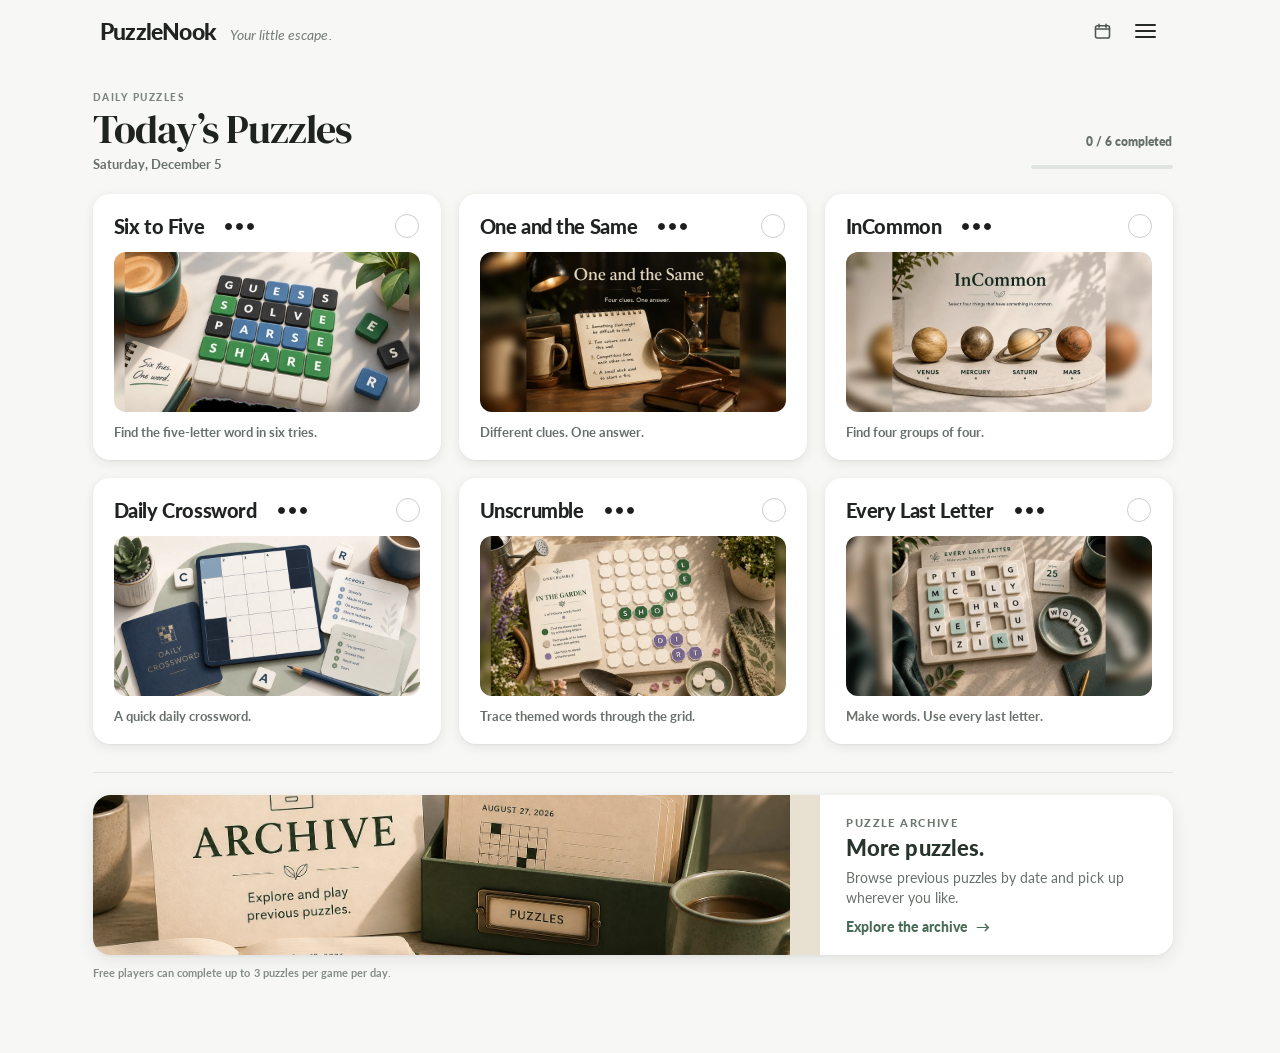
<file: index.html>
<!doctype html><html lang="en"><head><meta charset="utf-8"><meta name="viewport" content="width=device-width,initial-scale=1"><title>PuzzleNook</title><link rel="preconnect" href="https://fonts.googleapis.com"><link rel="preconnect" href="https://fonts.gstatic.com" crossorigin><link href="https://fonts.googleapis.com/css2?family=DM+Serif+Display&family=Lato:ital,wght@0,400;0,700;0,900;1,400&display=swap" rel="stylesheet"><link rel="stylesheet" href="styles.css?v=103.33-finalqa2"></head><body><header class="site-header">
  <div class="site-brand-wrap">
    <button type="button" class="brand-home" id="brandHomeBtn" aria-label="PuzzleNook home"><span class="site-name">PuzzleNook</span></button>
    <span class="site-tagline">Your little escape.</span>
  </div>
  <div class="site-header-actions">
    <a id="archiveHeaderBtn" class="archive-header-btn" href="archive.html" aria-label="Puzzle Archive" title="Puzzle Archive">
      <svg class="archive-header-icon" viewBox="0 0 24 24" aria-hidden="true" focusable="false">
        <rect x="4" y="5.5" width="16" height="14" rx="2"></rect>
        <path d="M8 3.8v3.4M16 3.8v3.4M4 9.2h16"></path>
      </svg>
    </a>
    <button type="button" id="gameInstructionsBtn" class="game-instructions-btn" aria-label="How to play" title="How to play" hidden>
      <svg class="game-instructions-icon" viewBox="0 0 24 24" aria-hidden="true" focusable="false">
        <circle cx="12" cy="12" r="8.75"></circle>
        <path d="M12 10.6v6"></path>
        <circle class="info-dot" cx="12" cy="7.4" r="1"></circle>
      </svg>
    </button>
    <button type="button" id="mobileMenuBtn" class="mobile-menu-btn" aria-label="Open site menu" aria-expanded="false">
      <span></span><span></span><span></span>
    </button>
  </div>
  <div id="mobileSiteMenu" class="mobile-site-menu" hidden>
    <nav class="mobile-site-nav restrained-site-nav" aria-label="Site navigation">
      <button type="button" id="menuTodayBtn">Today’s Puzzles</button>
      <a href="archive.html">Archive</a>
      <button type="button" id="menuHowToBtn">How to Play</button>
      <button type="button" id="menuFeedbackBtn">Feedback &amp; Requests</button>
      <button type="button" id="menuAboutBtn">About PuzzleNook</button>
    </nav>
  </div>
</header><main>
<nav class="game-ribbon" aria-label="Puzzle games">
  <button type="button" class="game-tab" data-game="five" onclick="showFive()"><span>Six to Five</span></button>
  <button type="button" class="game-tab" data-game="same" onclick="showOneAndTheSame()"><span>One and the Same</span></button>
  <button type="button" class="game-tab" data-game="quads" onclick="showQuads()"><span>InCommon</span></button>
  <button type="button" class="game-tab" data-game="mini" onclick="showMini()"><span>Daily Crossword</span></button>
  <button type="button" class="game-tab" data-game="trail" onclick="showWordTrail()"><span>Unscrumble</span></button>
  <button type="button" class="game-tab" data-game="ell" onclick="showEveryLastLetter()"><span>Every Last Letter</span></button>
</nav>
<aside class="desktop-test-palette" aria-label="Testing controls">
  <div class="date-tools desktop-site-tools">
    <button type="button" id="prevDayBtn" class="secondary">← Previous Day</button>
    <span id="todayLabel" class="status-pill"></span>
    <button type="button" id="nextDayBtn" class="secondary">Next Day →</button>
    <button type="button" id="resetActiveGameBtn" class="secondary">Reset Active Game</button>
  </div>
</aside>

<section id="frontPage" class="front-page">
  <div class="home-today">
    <button type="button" id="mainDatePrev" class="main-date-nav main-date-nav-prev" aria-label="Previous puzzle date"><span aria-hidden="true">‹</span></button>
    <button type="button" id="mainDateNext" class="main-date-nav main-date-nav-next" aria-label="Next puzzle date"><span aria-hidden="true">›</span></button>
    <div>
      <div id="homeEyebrow" class="home-eyebrow">DAILY PUZZLES</div>
      <h2 id="homeTitle">Today’s Puzzles</h2>
      <div id="homeDate" class="home-date"></div>
    </div>
    <div class="home-progress" aria-label="Today's puzzle progress">
      <div class="home-progress-row">
        <span id="homeProgressText">0 / 6 completed</span>
      </div>
      <span class="home-progress-track" aria-hidden="true"><i id="homeProgressFill"></i></span>
    </div>
  </div>

  <div class="front-game-grid" aria-label="Today's puzzle games">
    <button type="button" class="front-game-card front-five" data-front-game="five">
      <span class="front-card-top"><strong>Six to Five</strong><span class="play-dots" data-play-dots="five" aria-hidden="true"></span><span class="front-complete-mark" aria-hidden="true">✓</span></span>
      <span class="front-preview five-preview"><span class="play-dots front-preview-play-dots" data-play-dots="five" aria-hidden="true"></span><img src="assets/home/six-to-five.webp" alt="Six to Five puzzle preview"></span>
      <span class="front-card-sub">Find the five-letter word in six tries.</span>
    </button>

    <button type="button" class="front-game-card front-same" data-front-game="same">
      <span class="front-card-top"><strong>One and the Same</strong><span class="play-dots" data-play-dots="same" aria-hidden="true"></span><span class="front-complete-mark" aria-hidden="true">✓</span></span>
      <span class="front-preview same-preview"><span class="play-dots front-preview-play-dots" data-play-dots="same" aria-hidden="true"></span><img src="assets/home/one-and-the-same.webp" alt="One and the Same puzzle preview"></span>
      <span class="front-card-sub">Different clues. One answer.</span>
    </button>

    <button type="button" class="front-game-card front-quads" data-front-game="quads">
      <span class="front-card-top"><strong>InCommon</strong><span class="play-dots" data-play-dots="quads" aria-hidden="true"></span><span class="front-complete-mark" aria-hidden="true">✓</span></span>
      <span class="front-preview quads-preview"><span class="play-dots front-preview-play-dots" data-play-dots="quads" aria-hidden="true"></span><img src="assets/home/incommon.webp" alt="InCommon puzzle preview"></span>
      <span class="front-card-sub">Find four groups of four.</span>
    </button>

    <button type="button" class="front-game-card front-mini" data-front-game="mini">
      <span class="front-card-top"><strong>Daily Crossword</strong><span class="play-dots" data-play-dots="mini" aria-hidden="true"></span><span class="front-complete-mark" aria-hidden="true">✓</span></span>
      <span class="front-preview mini-preview"><span class="play-dots front-preview-play-dots" data-play-dots="mini" aria-hidden="true"></span><img src="assets/home/daily-crossword.webp" alt="Daily Crossword puzzle preview"></span>
      <span class="front-card-sub">A quick daily crossword.</span>
    </button>

    <button type="button" class="front-game-card front-trail" data-front-game="trail">
      <span class="front-card-top"><strong>Unscrumble</strong><span class="play-dots" data-play-dots="trail" aria-hidden="true"></span><span class="front-complete-mark" aria-hidden="true">✓</span></span>
      <span class="front-preview trail-preview"><span class="play-dots front-preview-play-dots" data-play-dots="trail" aria-hidden="true"></span><img src="assets/home/unscrumble.webp" alt="Unscrumble puzzle preview"></span>
      <span class="front-card-sub">Trace themed words through the grid.</span>
    </button>

    <button type="button" class="front-game-card front-ell" data-front-game="ell">
      <span class="front-card-top"><strong>Every Last Letter</strong><span class="play-dots" data-play-dots="ell" aria-hidden="true"></span><span class="front-complete-mark" aria-hidden="true">✓</span></span>
      <span class="front-preview ell-preview"><span class="play-dots front-preview-play-dots" data-play-dots="ell" aria-hidden="true"></span><img src="assets/home/every-last-letter.webp" alt="Every Last Letter puzzle preview"></span>
      <span class="front-card-sub">Make words. Use every last letter.</span>
    </button>
  </div>

  <div class="home-after">
    <a class="home-archive-feature" id="homeArchiveLink" href="archive.html" aria-label="Explore the Puzzle Archive">
      <span class="home-archive-art"><img src="assets/home/home-archive.webp" alt=""></span>
      <span class="home-archive-copy">
        <span class="home-archive-eyebrow">PUZZLE ARCHIVE</span>
        <strong>More puzzles.</strong>
        <span>Browse previous puzzles by date and pick up wherever you like.</span>
        <span class="home-archive-cta">Explore the archive <b aria-hidden="true">→</b></span>
      </span>
    </a>
    <p>Free players can complete up to 3 puzzles per game per day.</p>
  </div>
</section>

<div id="playArea" class="play-area-hidden">

<section id="ellPanel" class="game-panel game-hidden">
  <div class="game-clean-head ell-clean-head">
    <div class="game-title-with-plays"><h2 class="game-name-title">Every Last Letter</h2><span class="play-dots" data-play-dots="ell" aria-hidden="true"></span></div>
    <span id="ellPuzzleMeta" class="status-pill">Loading…</span>
  </div>
  <div id="ellPuzzleStatus" class="puzzle-end-status" hidden></div>
  <div class="simple-instructions timer-row-instructions" data-timer-row-instructions="ell">Make words. Try to use all the letters.</div>
  <div class="ell-player">
    <div id="ellScore" class="ell-score">Score: 0</div>
    <div class="ell-grid-stage">
      <div id="ellGrid" class="ell-grid"></div>
      <div id="ellStatus" class="ell-grid-overlay" aria-live="polite"></div>
    </div>
    <div id="ellCurrentWord" class="ell-current-word" aria-live="polite"></div>
    <div class="action-row ell-action-row">
      <button type="button" id="ellStartOverBtn" class="secondary"><span class="ell-control-icon" aria-hidden="true"><svg viewBox="0 0 24 24" focusable="false"><path d="M4.8 8.6A8 8 0 1 1 4.4 16"/><path d="M4.8 8.6V4.5"/><path d="M4.8 8.6H8.9"/></svg></span><span class="ell-control-label">Start Over</span></button>
      <button type="button" id="ellClearBtn" class="secondary"><span class="ell-control-icon" aria-hidden="true"><svg viewBox="0 0 24 24" focusable="false"><path d="M9.1 4.7 19.3 14.9a2 2 0 0 1 0 2.8l-2 2a2 2 0 0 1-2.8 0L4.3 9.5a2 2 0 0 1 0-2.8l2-2a2 2 0 0 1 2.8 0Z"/><path d="m8.2 13.4 5.4-5.4"/><path d="M11.8 19.7H21"/></svg></span><span class="ell-control-label">Clear</span></button>
      <button type="button" id="ellGiveUpBtn" class="secondary"><span class="ell-control-icon" aria-hidden="true"><svg viewBox="0 0 24 24" focusable="false"><path d="M6 21V4"/><path d="M6 5h10.5l-1.8 3 1.8 3H6"/></svg></span><span class="ell-control-label">Give Up</span></button>
      <button type="button" id="ellSubmitBtn"><span class="ell-control-icon" aria-hidden="true"><svg viewBox="0 0 24 24" focusable="false"><path d="M5 12h13"/><path d="m14 7 5 5-5 5"/></svg></span><span class="ell-control-label">Submit</span></button>
    </div>
    <div id="ellCompletedWords" class="ell-completed"></div>
  </div>
</section>


<section id="samePanel" class="game-panel game-hidden">
  <div class="game-clean-head same-clean-head">
    <div class="game-title-with-plays"><h2 class="game-name-title">One and the Same</h2><span class="play-dots" data-play-dots="same" aria-hidden="true"></span></div>
    <span id="samePuzzleMeta" class="status-pill">Loading…</span>
  </div>

  <div id="samePuzzleStatus" class="puzzle-end-status" hidden></div>
  <div id="sameGame" class="same-game">
    <div id="sameHistory" class="same-history"></div>

    <div id="sameActiveArea" class="same-active-area">
      <div id="sameCurrentClue" class="same-current-clue"></div>
      <div class="same-guess-area">
        <input id="sameGuessInput" class="same-guess-input" type="text" autocomplete="off" autocapitalize="characters" spellcheck="false" aria-label="Your guess">
        <button type="button" id="sameGuessBtn" class="same-guess-btn">GUESS</button>
      </div>
    </div>

    <div id="sameStatus" class="same-status" aria-live="polite"></div>
    <div id="sameKeyboard" class="keyboard same-keyboard" aria-label="One and the Same keyboard"></div>
  </div>
</section>

<section id="quadsPanel" class="game-panel game-hidden">
  <div class="game-clean-head">
    <div class="game-title-with-plays"><h2 class="game-name-title">InCommon</h2><span class="play-dots" data-play-dots="quads" aria-hidden="true"></span></div>
    <span id="quadsPuzzleMeta" class="status-pill">Loading…</span>
  </div>
  <div id="quadsPuzzleStatus" class="puzzle-end-status" hidden></div>
  <div id="quadsInstructions" class="simple-instructions timer-row-instructions" data-timer-row-instructions="quads">Select four things that have something in common.</div>
  <div id="quadsStatus"></div>
  <div id="quadsSolved" class="quads-solved"></div>
  <div id="quadsGrid" class="quads-grid"></div>
  <div class="quads-footer">
    <div id="quadsMistakes" class="mistakes"></div>
    <div class="action-row">
      <button type="button" id="quadsShuffleBtn" class="secondary">Shuffle</button>
      <button type="button" id="quadsDeselectBtn" class="secondary">Deselect All</button>
      <button type="button" id="quadsSubmitBtn">Submit</button>
    </div>
  </div>
</section>


<section id="wordTrailPanel" class="game-panel game-hidden">
  <div class="game-clean-head">
    <div class="game-title-with-plays"><h2 class="game-name-title">Unscrumble</h2><span class="play-dots" data-play-dots="trail" aria-hidden="true"></span></div>
    <span id="wordTrailPuzzleMeta" class="status-pill">Loading…</span>
  </div>

  <div id="wordTrailPuzzleStatus" class="puzzle-end-status" hidden></div>
  <div id="wordTrailGameplay" class="wordtrail-gameplay">
    <div class="wordtrail-theme" data-timer-row-instructions="trail">
      <div id="wordTrailTheme" class="wordtrail-theme-text">Loading…</div>
      <div id="wordTrailProgress" class="wordtrail-theme-progress" aria-label="Theme word progress"></div>
    </div>

    <div id="wordTrailStatus"></div>

    <div id="wordTrailCurrentWord" class="wordtrail-current" aria-label="Current traced word"></div>

    <div id="wordTrailBoardStage" class="wordtrail-board-stage">
      <div class="wordtrail-board-wrap">
        <svg id="wordTrailPathSvg" class="wordtrail-live-svg" viewBox="0 0 292 392" aria-hidden="true"></svg>
        <div id="wordTrailGrid" class="wordtrail-player-grid"></div>
      </div>
    </div>

    <div id="wordTrailDock" class="wordtrail-controls wordtrail-mobile-dock">
      <div class="action-row">
        <button type="button" id="wordTrailClearBtn" class="secondary">Clear Path</button>
        <button type="button" id="wordTrailSubmitBtn">Submit Word</button>
        <button type="button" id="wordTrailHintBtn" class="secondary">Use Hint</button>
      </div>
      <div id="wordTrailHintProgress" class="wordtrail-hint-system" aria-live="polite"></div>
    </div>
  </div>

  <div id="wordTrailFound" class="wordtrail-found"></div>
</section>


<section id="miniPanel" class="game-panel game-hidden">
  <div class="game-clean-head">
    <div class="game-title-with-plays"><h2 class="game-name-title">Daily Crossword</h2><span class="play-dots" data-play-dots="mini" aria-hidden="true"></span></div>
    <div class="game-head-actions">
      <div class="reveal-wrap mini-header-reveal">
        <button type="button" id="miniRevealBtn" class="secondary">Hint</button>
        <div id="miniRevealMenu" class="reveal-menu" hidden>
          <button type="button" id="miniRevealLetterBtn">Reveal Letter</button>
          <button type="button" id="miniRevealWordBtn">Reveal Word</button>
          <button type="button" id="miniRevealPuzzleBtn">Reveal Puzzle</button>
        </div>
      </div>
      <span id="miniPuzzleMeta" class="status-pill">Loading…</span>
    </div>
  </div>

  <div id="miniPuzzleStatus" class="puzzle-end-status" hidden></div>
  <div id="miniStatus"></div>

  <div class="mini-layout">
    <div class="mini-play-column">
      <div class="mini-grid-stage">
        <div id="miniGrid" class="mini-player-grid" aria-label="Daily Crossword grid"></div>
      </div>

      <div id="miniActiveClue" class="mini-active-clue"></div>

      <div id="miniKeyboard" class="keyboard mini-keyboard" aria-label="Crossword keyboard"></div>
    </div>

    <div class="mini-clues">
      <section>
        <h3>Across</h3>
        <div id="miniAcrossClues"></div>
      </section>
      <section>
        <h3>Down</h3>
        <div id="miniDownClues"></div>
      </section>
    </div>
  </div>
</section>

<section id="fivePanel" class="game-panel game-hidden">
  <div class="game-clean-head five-clean-head">
    <div class="game-title-with-plays"><h2 class="game-name-title">Six to Five</h2><span class="play-dots" data-play-dots="five" aria-hidden="true"></span></div>
    <div class="game-head-actions">
      <button type="button" id="hardModeToggle" class="secondary hard-mode-button" aria-pressed="false">Easy Mode</button>
      <span id="fivePuzzleMeta" class="status-pill">Loading…</span>
    </div>
  </div>
  <div id="fivePuzzleStatus" class="puzzle-end-status" hidden></div>
  <div class="simple-instructions timer-row-instructions" data-timer-row-instructions="five">You have six tries to guess the five-letter word.</div>
  <div id="fiveStatus"></div>
  <div class="five-board-stage">
    <div id="fiveGrid" class="word-grid"></div>
  </div>
  <div id="keyboard" class="keyboard"></div>
</section></div>

<section class="ad"><div><small>ADVERTISEMENT</small><br>Reserved for future ad placement</div></section></main><div id="ellConfirmOverlay" class="ell-confirm-overlay" hidden aria-hidden="true">
  <section class="ell-confirm-card" role="dialog" aria-modal="true" aria-labelledby="ellConfirmTitle">
    <div class="ell-confirm-kicker">EVERY LAST LETTER</div>
    <h2 id="ellConfirmTitle">Are you sure?</h2>
    <p id="ellConfirmMessage"></p>
    <div class="ell-confirm-actions">
      <button type="button" id="ellConfirmCancel" class="secondary">Cancel</button>
      <button type="button" id="ellConfirmPrimary">Confirm</button>
    </div>
  </section>
</div>
<div id="gameTitleArchiveConfirmOverlay" class="ell-confirm-overlay" hidden aria-hidden="true">
  <section class="ell-confirm-card" role="dialog" aria-modal="true" aria-labelledby="gameTitleArchiveConfirmTitle">
    <div id="gameTitleArchiveConfirmKicker" class="ell-confirm-kicker">PUZZLENOOK</div>
    <h2 id="gameTitleArchiveConfirmTitle">Try another puzzle?</h2>
    <p id="gameTitleArchiveConfirmMessage"></p>
    <div class="ell-confirm-actions">
      <button type="button" id="gameTitleArchiveConfirmCancel" class="secondary">Cancel</button>
      <button type="button" id="gameTitleArchiveConfirmPrimary">Try Another</button>
    </div>
  </section>
</div><div id="fiveEndgameOverlay" class="five-endgame-overlay" hidden aria-hidden="true"><section class="five-endgame-card" role="dialog" aria-modal="true" aria-labelledby="fiveEndgameTitle"><button type="button" id="fiveEndgameClose" class="five-endgame-close" aria-label="Close results">×</button><div class="five-endgame-content"><div class="five-endgame-kicker">SIX TO FIVE</div><div id="fiveEndgameMiniGrid" class="five-endgame-mini-grid" aria-hidden="true"></div><h2 id="fiveEndgameTitle">Solved in 3.</h2><div id="fiveEndgameAnswer" class="five-endgame-answer" hidden></div><div id="fiveEndgameMessage" class="five-endgame-message"></div><img class="five-endgame-art" src="assets/six-to-five-endgame-target.png" alt=""><div id="fiveEndgameStats" class="five-endgame-stats"></div><div id="fiveEndgameShareSection" class="five-endgame-share-section"><button type="button" class="five-endgame-primary-share" data-share="native">Share result <span aria-hidden="true">↗</span></button><button type="button" class="five-endgame-copy" data-share="copy">Copy result</button><div id="fiveEndgameResultLine" class="five-endgame-result-line"></div></div><div class="endgame-next-options"><button type="button" id="fiveTryAnother" class="five-endgame-next" hidden>Try another?</button><button type="button" id="fiveEndgameHome" class="five-endgame-next">Back to Home</button></div></div></section></div><div id="globalEndgameOverlay" class="global-endgame-overlay" hidden aria-hidden="true"><section class="global-endgame-card" role="dialog" aria-modal="true" aria-labelledby="globalEndgameTitle"><button type="button" id="globalEndgameClose" class="global-endgame-close" aria-label="Close results">×</button><div class="global-endgame-content"><div id="globalEndgameKicker" class="global-endgame-kicker"></div><div id="globalEndgameVisual" class="global-endgame-visual" aria-hidden="true"></div><h2 id="globalEndgameTitle"></h2><div id="globalEndgameAnswer" class="global-endgame-answer" hidden></div><div id="globalEndgameMessage" class="global-endgame-message"></div><div id="globalEndgameStats" class="global-endgame-stats"></div><div id="globalEndgameShareSection" class="global-endgame-share-section"><button type="button" id="globalEndgameShare" class="global-endgame-primary-share">Share result <span aria-hidden="true">↗</span></button><button type="button" id="globalEndgameCopy" class="global-endgame-copy">Copy result</button><div id="globalEndgameResultLine" class="global-endgame-result-line"></div></div><div class="endgame-next-options"><button type="button" id="globalEndgameTryAnother" class="global-endgame-next" hidden>Try another?</button><button type="button" id="globalEndgameHome" class="global-endgame-next">Back to Home</button></div></div></section></div><div id="gameInstructionsOverlay" class="game-instructions-overlay" hidden aria-hidden="true">
  <section class="game-instructions-card" role="dialog" aria-modal="true" aria-labelledby="gameInstructionsTitle">
    <button type="button" id="gameInstructionsClose" class="game-instructions-close" aria-label="Close how to play">×</button>
    <div class="game-instructions-content">
      <div id="gameInstructionsKicker" class="game-instructions-kicker"></div>
      <h2 id="gameInstructionsTitle">How to play</h2>
      <div id="gameInstructionsBody" class="game-instructions-body"></div>
    </div>
  </section>
</div><div id="siteUtilityOverlay" class="site-utility-overlay" hidden aria-hidden="true"><section class="site-utility-card" role="dialog" aria-modal="true" aria-labelledby="siteUtilityTitle"><button type="button" id="siteUtilityClose" class="site-utility-close" aria-label="Close">×</button><div id="siteUtilityKicker" class="site-utility-kicker"></div><h2 id="siteUtilityTitle"></h2><div id="siteUtilityBody" class="site-utility-body"></div></section></div><div id="playLimitOverlay" class="play-limit-overlay" hidden aria-hidden="true"><section class="play-limit-card" role="dialog" aria-modal="true" aria-labelledby="playLimitTitle"><div class="play-limit-kicker">DAILY PLAYS</div><h2 id="playLimitTitle">No plays remaining</h2><p id="playLimitMessage"></p><button type="button" id="playLimitClose">Got it</button></section></div><script src="static-data-adapter.js?v=103.33-finalqa2"></script><script src="app.js?v=103.33-finalqa2"></script>
</body></html>
</file>
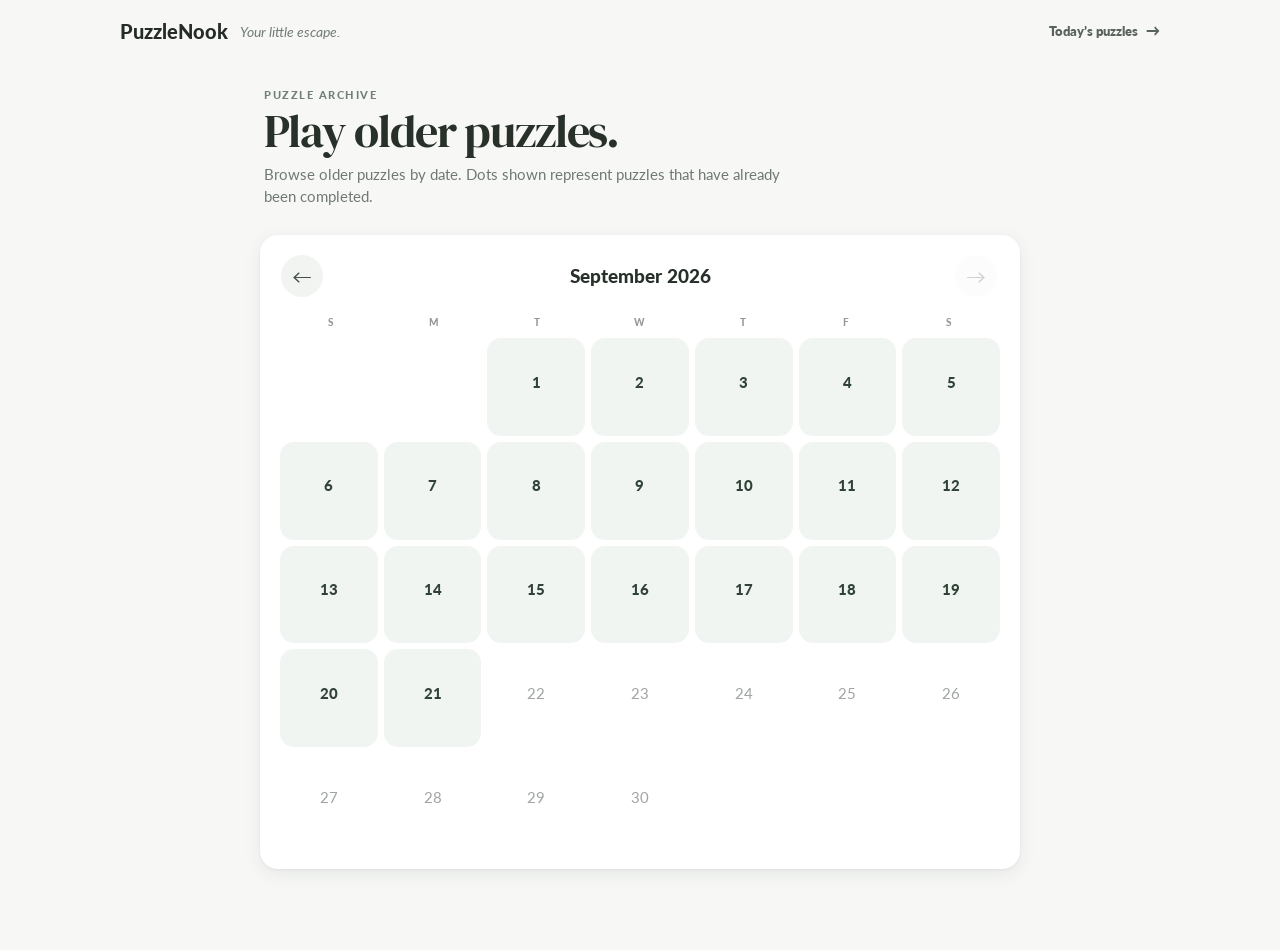
<file: archive.html>
<!doctype html>
<html lang="en">
<head>
<meta charset="utf-8">
<meta name="viewport" content="width=device-width,initial-scale=1">
<title>Puzzle Archive · PuzzleNook</title>
<link rel="preconnect" href="https://fonts.googleapis.com">
<link rel="preconnect" href="https://fonts.gstatic.com" crossorigin>
<link href="https://fonts.googleapis.com/css2?family=DM+Serif+Display&family=Lato:ital,wght@0,400;0,700;0,900;1,400&display=swap" rel="stylesheet">
<link rel="stylesheet" href="archive.css?v=103.33-finalqa2">
</head>
<body>
<header class="archive-site-header">
  <a class="archive-brand" href="./" aria-label="PuzzleNook home">PuzzleNook</a>
  <span class="archive-tagline">Your little escape.</span>
  <a class="archive-home-link" href="./">Today’s puzzles <span class="archive-today-arrow" aria-hidden="true">→</span></a>
</header>

<main class="archive-main">
  <section class="archive-intro">
    <div class="archive-eyebrow">PUZZLE ARCHIVE</div>
    <h1>Play older puzzles.</h1>
    <p>Browse older puzzles by date. Dots shown represent puzzles that have already been completed.</p>
  </section>

  <section class="archive-calendar-card" aria-labelledby="archiveMonthLabel">
    <div class="archive-month-nav">
      <button type="button" id="archivePrevMonth" class="month-arrow" aria-label="Previous month">←</button>
      <div>
        <div id="archiveMonthLabel" class="archive-month-label"></div>
              </div>
      <button type="button" id="archiveNextMonth" class="month-arrow" aria-label="Next month">→</button>
    </div>

    <div class="archive-weekdays" aria-hidden="true">
      <span>S</span><span>M</span><span>T</span><span>W</span><span>T</span><span>F</span><span>S</span>
    </div>
    <div id="archiveCalendar" class="archive-calendar" role="grid" aria-label="Archived puzzle dates"></div>
  </section>

  <section id="archiveDayPanel" class="archive-day-panel" hidden aria-live="polite">
    <div class="archive-day-head">
      <div>
        <div class="archive-day-kicker">SELECTED DAY</div>
        <h2 id="archiveDayTitle"></h2>
      </div>
      <div class="archive-day-actions">
        <a id="archiveViewDate" class="archive-view-date" href="#">View date</a>
        <button type="button" id="archiveDayClose" class="archive-day-close" aria-label="Close selected day">×</button>
      </div>
    </div>
    <div id="archiveGameList" class="archive-game-list"></div>
  </section>

  <div id="archiveEmpty" class="archive-empty" hidden>
    <strong>No archived puzzles here yet.</strong>
    <span>Use the arrows above to browse another month.</span>
  </div>
</main>
<script src="static-data-adapter.js?v=103.33-finalqa2"></script><script src="archive.js?v=103.33-finalqa2"></script>
</body>
</html>
</file>
<file: styles.css>
@import url("https://fonts.googleapis.com/css2?family=Special+Elite&display=swap");

:root{--bg:#f5f5f1;--card:#fff;--text:#161616;--muted:#6e6e68;--line:#dadad4;--good:#4f8a45;--present:#c4a83b;--absent:#777a7d}*{box-sizing:border-box}body{margin:0;font-family:Inter,system-ui,-apple-system,BlinkMacSystemFont,"Segoe UI",sans-serif;background:var(--bg);color:var(--text)}header{max-width:980px;margin:auto;padding:24px 20px 18px;border-bottom:1px solid var(--line);display:flex;justify-content:space-between;align-items:end}.brand small{font-weight:800;letter-spacing:.12em;color:var(--muted)}.brand h1{margin:4px 0 0;font-size:30px}main{max-width:980px;margin:auto;padding:28px 20px 50px}.hero h2{font-size:38px;margin:0}.hero p{color:var(--muted);font-size:17px}.game-grid{display:grid;grid-template-columns:repeat(2,1fr);gap:14px;margin-top:24px}.game-card{background:var(--card);border:1px solid var(--line);border-radius:16px;padding:18px;display:flex;justify-content:space-between;gap:14px;align-items:center}.game-card h3{margin:0 0 5px}.game-card p{margin:0;color:var(--muted)}button{border:0;border-radius:9px;background:#171717;color:white;padding:10px 14px;font:inherit;font-weight:750;cursor:pointer}button.secondary{background:white;color:#171717;border:1px solid var(--line)}#fivePanel{margin-top:26px;background:white;border:1px solid var(--line);border-radius:18px;padding:22px}.five-head{display:flex;justify-content:space-between;align-items:center;gap:12px}.word-grid{display:grid;grid-template-columns:repeat(5,52px);gap:7px;justify-content:center;margin:24px 0}.tile{width:52px;height:52px;border:2px solid #c8c8c2;display:grid;place-items:center;font-size:24px;font-weight:900;text-transform:uppercase;background:white}.tile.good{background:var(--good);border-color:var(--good);color:white}.tile.present{background:var(--present);border-color:var(--present);color:white}.tile.absent{background:var(--absent);border-color:var(--absent);color:white}.keyboard{display:grid;gap:6px;max-width:590px;margin:auto}.key-row{display:flex;gap:5px;justify-content:center}.key{background:#d7d7d1;color:#111;min-width:36px;padding:10px 8px}.result{margin-top:18px;padding:16px;border-radius:12px;background:#efefe9;text-align:center}.ad{margin-top:28px;border:1px dashed #bdbdb7;border-radius:14px;min-height:110px;display:grid;place-items:center;color:#8b8b85;text-align:center}.status-pill{display:inline-block;padding:5px 8px;border-radius:999px;background:#eeeeea;color:#555;font-size:12px;font-weight:800}@media(max-width:700px){.game-grid{grid-template-columns:1fr}.word-grid{grid-template-columns:repeat(5,44px)}.tile{width:44px;height:44px}}

.date-tools{display:flex;gap:8px;align-items:center;flex-wrap:wrap;justify-content:flex-end}
.five-options{display:flex;gap:10px;align-items:center;flex-wrap:wrap}
.hard-toggle{font-size:13px;font-weight:700;display:flex;align-items:center;gap:6px}
.invalid-msg,.hard-msg{margin:10px auto 0;max-width:520px;text-align:center;font-weight:750}
.invalid-msg{color:#a11}
.hard-msg{color:#8a5d00}
@media(max-width:700px){
  header{align-items:flex-start;gap:14px;flex-direction:column}
  .date-tools{justify-content:flex-start}
}

.game-panel{
  margin-top:26px;
  background:white;
  border:1px solid var(--line);
  border-radius:18px;
  padding:22px;
}
.quads-solved{display:grid;gap:8px;margin:22px auto 8px;max-width:680px}
.quads-solved-row{
  border-radius:12px;
  padding:14px;
  text-align:center;
  font-weight:800;
}
.quads-solved-row .label{font-size:14px;letter-spacing:.02em;text-transform:uppercase}
.quads-solved-row .words{font-size:13px;margin-top:5px;font-weight:700}
.quads-easy{background:#f1e27b}
.quads-medium{background:#a7c87a}
.quads-hard{background:#7db5d7}
.quads-very-hard{background:#b39acb}
.quads-grid{
  display:grid;
  grid-template-columns:repeat(4,minmax(0,1fr));
  gap:8px;
  max-width:680px;
  margin:10px auto 18px;
}
.quads-tile{
  min-height:74px;
  border:0;
  border-radius:10px;
  background:#efefe9;
  color:#181818;
  font-weight:850;
  padding:10px 8px;
  display:grid;
  place-items:center;
  text-align:center;
}
.quads-tile.selected{
  background:#565b61;
  color:white;
}
.quads-footer{display:grid;gap:12px;justify-items:center}
.mistakes{font-size:14px;color:var(--muted);font-weight:700}
.mistake-dot{display:inline-block;width:11px;height:11px;border-radius:999px;background:#3a3a38;margin-left:5px}
.quads-message{margin:10px auto;max-width:520px;text-align:center;font-weight:800}
.quads-message.warn{color:#8a5d00}
.quads-message.bad{color:#a11}
.quads-message.good{color:#2e7d32}
@media(max-width:700px){
  .quads-grid{gap:6px}
  .quads-tile{min-height:62px;font-size:13px;padding:8px 6px}
}

.game-hidden{display:none !important}
.game-visible{display:block !important}
.quads-tile.solve-flash{
  animation:quadsPulse .28s ease;
}
.quads-solved-row.enter{
  animation:solvedRowIn .34s ease both;
}
.quads-grid.reflow{
  animation:quadsReflow .28s ease;
}
@keyframes quadsPulse{
  0%{transform:scale(1)}
  50%{transform:scale(1.035);background:#d8efd3}
  100%{transform:scale(1)}
}
@keyframes solvedRowIn{
  from{opacity:0;transform:translateY(8px) scale(.985)}
  to{opacity:1;transform:translateY(0) scale(1)}
}
@keyframes quadsReflow{
  from{opacity:.65;transform:translateY(5px)}
  to{opacity:1;transform:translateY(0)}
}
@media (prefers-reduced-motion: reduce){
  .quads-tile.solve-flash,.quads-solved-row.enter,.quads-grid.reflow{animation:none}
}
.completion-note{
  margin:12px auto 0;
  max-width:520px;
  text-align:center;
  color:var(--muted);
  font-size:14px;
  font-weight:700;
}

.wordtrail-theme{
  text-align:center;
  margin:18px auto 10px;
}
.wordtrail-theme-text{
  font-size:22px;
  font-weight:850;
  margin-top:3px;
}
.wordtrail-board-wrap{
  position:relative;
  width:272px;
  height:364px;
  margin:18px auto 10px;
}
.wordtrail-player-grid{
  position:absolute;
  inset:0;
  display:grid;
  grid-template-columns:repeat(6,42px);
  grid-template-rows:repeat(8,42px);
  gap:4px;
  z-index:2;
  touch-action:none;
}
.wordtrail-player-cell{
  width:42px;height:42px;
  border:1px solid #d6d6d0;
  border-radius:10px;
  background:#f4f4ef;
  color:#171717;
  display:grid;
  place-items:center;
  font-weight:900;
  user-select:none;
  -webkit-user-select:none;
  cursor:pointer;
}
.wordtrail-player-cell.active{
  background:#41464d;
  color:white;
  border-color:#41464d;
}
.wordtrail-player-cell.found{
  background:#cfe4c8;
  border-color:#8db081;
}
.wordtrail-player-cell.theme-word{
  background:#d4c5ea;
  border-color:#9a82bf;
}
.wordtrail-player-cell.hint{
  outline:3px solid #d69e2e;
  outline-offset:-3px;
}
.wordtrail-live-svg{
  position:absolute;
  inset:0;
  width:272px;
  height:364px;
  z-index:1;
  overflow:visible;
}
.wordtrail-live-svg polyline{
  fill:none;
  stroke:#4b5563;
  stroke-width:8;
  stroke-linecap:round;
  stroke-linejoin:round;
  opacity:.5;
}
.wordtrail-live-svg polyline.found-line{stroke:#5f8f56;opacity:.5}
.wordtrail-live-svg polyline.theme-line{stroke:#7f62a9;opacity:.55}
.wordtrail-current{
  min-height:28px;
  text-align:center;
  font-size:20px;
  font-weight:850;
  letter-spacing:.06em;
}
.wordtrail-controls{
  display:grid;
  justify-items:center;
  gap:8px;
}
.wordtrail-found{
  max-width:620px;
  margin:18px auto 0;
  display:grid;
  gap:8px;
}
.wordtrail-found-row{
  padding:10px 12px;
  border-radius:10px;
  background:#eef5ec;
  text-align:center;
  font-weight:800;
}
.wordtrail-found-row.theme{
  background:#eee7f7;
}
.wordtrail-message{
  text-align:center;
  font-weight:800;
  margin:8px auto;
}
.wordtrail-message.good{color:#2e7d32}
.wordtrail-message.warn{color:#8a5d00}
.wordtrail-message.bad{color:#a11}

#wordTrailStatus{
  min-height:34px;
  display:grid;
  align-items:center;
}
#wordTrailCurrentWord{
  min-height:32px;
}

#miniStatus{min-height:34px;display:grid;place-items:center}
.mini-layout{
  display:grid;
  grid-template-columns:minmax(320px,420px) minmax(280px,1fr);
  gap:26px;
  align-items:start;
  margin-top:18px;
}
.mini-active-clue{
  min-height:50px;
  padding:11px 12px;
  border-radius:10px;
  background:#f3f3ee;
  font-weight:800;
  margin-bottom:10px;
}
.mini-player-grid{
  display:grid;
  grid-template-columns:repeat(6,52px);
  grid-template-rows:repeat(6,52px);
  width:max-content;
  border:2px solid #222;
}
.mini-cell{position:relative;width:52px;height:52px;border:1px solid #222;background:white}
.mini-cell.black{background:#222}
.mini-cell.word-highlight{background:#cfe3f7}
.mini-cell.active{background:#f5d56a}
.mini-cell input{
  position:absolute;inset:0;width:100%;height:100%;
  border:0;outline:0;background:transparent;text-align:center;
  font-size:28px;font-weight:850;text-transform:uppercase;padding:8px 3px 2px
}
.mini-number{position:absolute;left:3px;top:1px;font-size:10px;line-height:1;font-weight:800;z-index:2}
.mini-clues{display:grid;grid-template-columns:1fr 1fr;gap:18px}
.mini-clues h3{margin:0 0 8px}
.mini-clue{width:100%;border:0;background:transparent;color:var(--text);text-align:left;padding:7px 8px;border-radius:7px;font:inherit;cursor:pointer}
.mini-clue:hover{background:#f2f2ee}
.mini-clue.active{background:#dceaf8;font-weight:800}
.mini-actions{margin-top:12px;display:flex;justify-content:center}
.reveal-wrap{position:relative}
.reveal-menu{
  position:absolute;top:calc(100% + 6px);left:50%;transform:translateX(-50%);
  width:170px;background:white;border:1px solid var(--line);border-radius:10px;
  padding:6px;z-index:10;box-shadow:0 10px 24px rgba(0,0,0,.12)
}
.reveal-menu button{display:block;width:100%;background:white;color:#171717;text-align:left;border:0;padding:9px 10px}
.reveal-menu button:hover{background:#f2f2ee}
.mini-message{min-height:34px;display:grid;place-items:center;text-align:center;font-weight:800}
.mini-message.good{color:#2e7d32}
.mini-message.warn{color:#8a5d00}
@media(max-width:820px){.mini-layout{grid-template-columns:1fr}.mini-clues{grid-template-columns:1fr 1fr}}
@media(max-width:520px){
  .mini-player-grid{grid-template-columns:repeat(6,44px);grid-template-rows:repeat(6,44px)}
  .mini-cell{width:44px;height:44px}
  .mini-cell input{font-size:23px}
  .mini-clues{grid-template-columns:1fr}
}

/* Mini V2 dynamic 5x5 / 6x6 */
.mini-player-grid{
  --mini-cols:6;
  --mini-rows:6;
  display:grid;
  grid-template-columns:repeat(var(--mini-cols),52px);
  grid-template-rows:repeat(var(--mini-rows),52px);
  width:max-content;
  border:2px solid #222;
}
.mini-cell{
  position:relative;
  width:52px;height:52px;
  border:1px solid #222;
  border-radius:0;
  background:white;
  color:#171717;
  padding:0;
  display:block;
}
.mini-cell.black{background:#222;border-color:#222}


.mini-letter{
  position:absolute;
  inset:0;
  display:grid;
  place-items:center;
  padding-top:5px;
  font-size:28px;
  font-weight:850;
  text-transform:uppercase;
}
.mini-number{
  position:absolute;
  left:3px;top:2px;
  font-size:10px;
  line-height:1;
  font-weight:800;
  z-index:2;
}
@media(max-width:520px){
  .mini-player-grid{
    grid-template-columns:repeat(var(--mini-cols),44px);
    grid-template-rows:repeat(var(--mini-rows),44px);
  }
  .mini-cell{width:44px;height:44px}
  .mini-letter{font-size:23px}
}

/* =========================================================
   A+ VISUAL SYSTEM — public site design pass 01
   White foundation · Lato · clear-elevation tiles · natural accents
   ========================================================= */
:root{
  --bg:#ffffff;
  --card:#ffffff;
  --text:#202322;
  --muted:#707772;
  --line:#e7e9e6;
  --surface-soft:#f8faf8;
  --shadow-1:0 2px 5px rgba(28,36,31,.10),0 1px 2px rgba(28,36,31,.06);
  --shadow-2:0 5px 12px rgba(28,36,31,.13),0 2px 4px rgba(28,36,31,.08);
  --quads:#6f9f78;
  --quads-hover:#f0f7f1;
  --quads-selected:#c6dfca;
  --success:#4f8a61;
  --error:#c96f62;
}
body{font-family:Lato,system-ui,-apple-system,BlinkMacSystemFont,"Segoe UI",sans-serif;background:#fff;color:var(--text);letter-spacing:.002em}
header{max-width:1040px;padding:24px 24px 19px;border-bottom:1px solid var(--line);align-items:center}
.brand small{font-weight:900;letter-spacing:.14em;color:#7b817d}.brand h1{font-size:29px;letter-spacing:-.025em;font-weight:900;color:#202322}
main{max-width:1040px;padding:34px 24px 56px}.hero h2{font-size:40px;letter-spacing:-.035em;font-weight:900}.hero p{color:var(--muted);font-size:17px;margin-top:8px}
.status-pill{background:#f4f6f4;color:#626963;padding:6px 10px;font-weight:900;letter-spacing:.02em}
button{border-radius:10px;background:#315f48;color:#fff;padding:10px 15px;font-family:inherit;font-weight:900;transition:transform .14s ease,box-shadow .14s ease,background .14s ease,opacity .14s ease}
button:hover:not(:disabled){transform:translateY(-1px)}button:active:not(:disabled){transform:translateY(1px)}button:disabled{opacity:.42;cursor:default;transform:none}
button.secondary{background:#fff;color:#303532;border:1px solid #dfe3df;box-shadow:none}button.secondary:hover:not(:disabled){background:#f7f9f7}
.game-grid{gap:16px;margin-top:26px}.game-card{border:0;border-radius:16px;padding:19px 20px;box-shadow:var(--shadow-1);background:#fff;transition:transform .16s ease,box-shadow .16s ease}.game-card:hover{transform:translateY(-2px);box-shadow:var(--shadow-2)}.game-card h3{font-size:20px;font-weight:900;letter-spacing:-.015em}.game-card p{color:var(--muted);line-height:1.4}.game-card-copy{display:flex;align-items:center;gap:15px;min-width:0}
.game-icon{width:46px;height:46px;display:grid;flex:0 0 auto;position:relative}.game-icon.small{width:24px;height:24px}.game-kicker{display:flex;align-items:center;gap:9px}.game-kicker small{font-weight:900;letter-spacing:.12em;color:#747b76}
.game-icon-quads{grid-template-columns:1fr 1fr;grid-template-rows:1fr 1fr;gap:2px;padding:3px;border-radius:11px;background:#eef4ef}.game-icon-quads i{display:block;border-radius:4px}.game-icon-quads i:nth-child(1){background:#91b493}.game-icon-quads i:nth-child(2){background:#66a89b}.game-icon-quads i:nth-child(3){background:#d68470}.game-icon-quads i:nth-child(4){background:#81739d}.game-icon-quads.small{border-radius:7px;padding:2px;gap:1px}.game-icon-quads.small i{border-radius:2px}
.game-icon-five{grid-template-columns:repeat(3,1fr);grid-template-rows:repeat(3,1fr);gap:2px}.game-icon-five i{background:#edf0ed;border-radius:4px;display:grid;place-items:center;font-style:normal;font-weight:900;font-size:12px}.game-icon-five i:nth-child(1){grid-column:2;grid-row:1}.game-icon-five i:nth-child(2){grid-column:1;grid-row:2}.game-icon-five i:nth-child(3){grid-column:2;grid-row:2;background:#5e956b;color:#fff}.game-icon-five i:nth-child(4){grid-column:3;grid-row:2}.game-icon-five i:nth-child(5){grid-column:2;grid-row:3}
.game-icon-mini{grid-template-columns:repeat(3,1fr);grid-template-rows:repeat(3,1fr);gap:3px;padding:2px}.game-icon-mini i{background:#fff;border-radius:3px;box-shadow:0 1px 3px rgba(25,35,30,.18)}.game-icon-mini i.dark{background:#3b4640}
.game-icon-trail svg{width:100%;height:100%;overflow:visible}.game-icon-trail path{fill:none;stroke:#75689a;stroke-width:5;stroke-linecap:round;stroke-linejoin:round}.game-icon-trail polygon{fill:#dfe2df}.game-icon-trail polygon.end{fill:#75689a}

/* Quads reference implementation */
#quadsPanel{border:0;box-shadow:none;padding:26px 0 10px;background:#fff}.game-panel{border-color:var(--line)}
#quadsPanel .five-head{max-width:760px;margin:0 auto;padding:0 6px}#quadsPanel h2{font-size:30px;letter-spacing:-.025em;font-weight:900;color:#202322}
.quads-solved{gap:10px;max-width:720px;margin-top:24px}.quads-solved-row{border-radius:12px;padding:15px 16px;box-shadow:none}.quads-solved-row .label{font-size:13px;letter-spacing:.06em;font-weight:900}.quads-solved-row .words{font-size:14px;margin-top:6px;font-weight:700}
.quads-easy{background:#a9c992;color:#1f2b22}.quads-medium{background:#62a698;color:#fff}.quads-hard{background:#d47c69;color:#fff}.quads-very-hard{background:#7c709b;color:#fff}
.quads-grid{gap:10px;max-width:720px;margin:12px auto 22px}.quads-tile{min-height:76px;border:0;border-radius:11px;background:#fbfcfb;color:#202322;font-family:inherit;font-weight:900;letter-spacing:.015em;padding:11px 8px;box-shadow:var(--shadow-1);transition:background .13s ease,box-shadow .13s ease,transform .13s ease;color .13s ease}.quads-tile:hover:not(:disabled):not(.selected){background:var(--quads-hover);transform:translateY(-1px);box-shadow:var(--shadow-1)}.quads-tile:active:not(:disabled){transform:translateY(2px);box-shadow:0 1px 2px rgba(28,36,31,.09)}.quads-tile.selected{background:var(--quads-selected);color:#182019;transform:translateY(-2px);box-shadow:var(--shadow-2)}
#quadsSubmitBtn{background:var(--quads);box-shadow:0 2px 5px rgba(62,101,72,.20)}#quadsSubmitBtn:hover:not(:disabled){background:#638f6c}.quads-footer{gap:14px}.mistakes{color:#6c736e}.mistake-dot{width:10px;height:10px;background:#5e6962;margin-left:6px}.action-row{gap:9px}.quads-message.bad{color:var(--error)}.quads-message.good{color:var(--success)}
.ad{border-color:#d9ddd9;color:#929892;background:#fcfdfc}
@media(max-width:700px){main{padding-left:18px;padding-right:18px}.hero h2{font-size:34px}.game-card{padding:16px}.game-icon{width:42px;height:42px}.quads-grid{gap:8px}.quads-tile{min-height:64px;font-size:13px;padding:8px 5px}#quadsPanel h2{font-size:26px}}
@media(prefers-reduced-motion:reduce){button,.game-card,.quads-tile{transition:none!important}}

/* =========================================================
   DESIGN PASS 02 — compact ribbon navigation / no-scroll desktop shell
   ========================================================= */
header{
  max-width:1040px;
  min-height:66px;
  padding:12px 24px 10px;
  align-items:center;
  gap:18px;
}
.brand small{display:none}
.brand h1{margin:0;font-size:23px;white-space:nowrap}
.date-tools{gap:6px;flex-wrap:nowrap}
.date-tools button{padding:7px 10px;font-size:13px;border-radius:8px}
.date-tools .status-pill{padding:5px 8px;font-size:11px;white-space:nowrap}
main{max-width:1040px;padding:0 24px 24px}
.hero,.game-grid{display:none!important}
.game-ribbon{
  display:flex;
  align-items:stretch;
  gap:0;
  border-bottom:1px solid var(--line);
  margin:0 0 10px;
  min-height:58px;
  overflow-x:auto;
  scrollbar-width:none;
}
.game-ribbon::-webkit-scrollbar{display:none}
.game-tab{
  appearance:none;
  position:relative;
  display:flex;
  align-items:center;
  justify-content:center;
  gap:8px;
  min-width:145px;
  min-height:57px;
  padding:8px 18px 10px;
  background:transparent;
  color:#555c57;
  border:0;
  border-radius:0;
  box-shadow:none;
  font-size:14px;
  font-weight:900;
  white-space:nowrap;
  transition:background .14s ease,color .14s ease;
}
.game-tab:hover:not(:disabled){transform:none;background:#fafbfa;color:#282d2a}
.game-tab:active:not(:disabled){transform:none;background:#f5f7f5}
.game-tab::after{
  content:"";
  position:absolute;
  left:14px;right:14px;bottom:-1px;
  height:3px;
  border-radius:3px 3px 0 0;
  background:transparent;
}
.game-tab.active{color:#202322;background:#fff}
.game-tab.active::after{background:#6f9f78}
.game-tab[data-game="five"].active::after{background:#5e956b}
.game-tab[data-game="quads"].active::after{background:#6f9f78}
.game-tab[data-game="mini"].active::after{background:#596a62}
.game-tab[data-game="trail"].active::after{background:#75689a}
.game-icon.nav-icon{width:27px;height:27px}
.game-icon-five.nav-icon i{border-radius:3px;font-size:8px}
.game-icon-quads.nav-icon{border-radius:7px;padding:2px;gap:1px}
.game-icon-quads.nav-icon i{border-radius:2px}
.game-icon-mini.nav-icon{gap:2px;padding:1px}
.game-icon-trail.nav-icon path{stroke-width:6}

#playArea{min-height:0}
#fivePanel,#quadsPanel,#wordTrailPanel,#miniPanel{
  margin-top:0!important;
}
#fivePanel{
  border:0;
  border-radius:0;
  padding:10px 0 0;
}
#quadsPanel{padding:10px 0 0}
.game-panel{padding-top:10px}
.five-head{min-height:48px}
.five-head small{font-size:10px;letter-spacing:.10em}
#quadsPanel h2,.five-head h2{font-size:25px!important;line-height:1.1}
#quadsPanel .five-head{max-width:760px}
#quadsStatus,#fiveStatus,#wordTrailStatus,#miniStatus{min-height:22px}
.quads-solved{margin-top:8px;gap:7px}
.quads-grid{margin:8px auto 12px;gap:8px}
.quads-tile{min-height:64px;padding:8px 7px}
.quads-footer{gap:8px}
.word-grid{margin:12px 0;gap:6px}
.tile{width:48px;height:48px;font-size:22px}
.keyboard{gap:5px}
.key{padding:8px 7px}
.wordtrail-theme{margin-top:8px}
.wordtrail-board-wrap{margin:8px auto 6px}
.wordtrail-found{margin-top:8px}
.mini-layout{margin-top:8px;gap:18px}
.mini-active-clue{min-height:42px;margin-bottom:7px;padding:8px 10px}
.ad{display:none}

@media(max-width:850px){
  header{align-items:flex-start;flex-direction:column;gap:8px;padding:12px 18px 10px}
  .date-tools{width:100%;overflow-x:auto;justify-content:flex-start;padding-bottom:2px}
  main{padding:0 18px 22px}
  .game-tab{min-width:125px;padding-left:12px;padding-right:12px}
}
@media(max-width:520px){
  .brand h1{font-size:21px}
  .game-ribbon{margin-left:-18px;margin-right:-18px;padding-left:6px}
  .game-tab{min-width:112px;font-size:13px}
  .game-icon.nav-icon{width:24px;height:24px}
}

/* SIX TO FIVE — A+ visual-system implementation */
:root{--sixfive:#5e956b;--sixfive-hover:#f1f7f2;--sixfive-correct:#4f8a61;--sixfive-present:#7f9fb4;--sixfive-absent:#e7ebe8;--sixfive-key:#f0f2f0}
#fivePanel{max-width:760px;margin-left:auto!important;margin-right:auto!important;background:#fff}
#fivePanel .five-head{padding:0 6px}#fivePanel .game-icon-five.small{width:24px;height:24px;gap:1px}#fivePanel .game-icon-five.small i{border-radius:3px;font-size:8px}
#fivePanel h2{color:#202322;font-weight:900;letter-spacing:-.025em}.hard-toggle{display:flex;align-items:center;gap:7px;padding:7px 10px;border-radius:9px;background:#fff;border:1px solid #dfe3df;color:#454b47;font-size:13px;font-weight:700}.hard-toggle input{accent-color:var(--sixfive);width:15px;height:15px}
#fivePanel .word-grid{grid-template-columns:repeat(5,54px);gap:8px;margin:12px 0 14px}
#fivePanel .tile{width:54px;height:54px;border:0;border-radius:10px;background:#fbfcfb;color:#202322;box-shadow:var(--shadow-1);font-family:Lato,system-ui,sans-serif;font-size:23px;font-weight:900;letter-spacing:.02em}
#fivePanel .tile:not(:empty){background:#f7faf7}#fivePanel .tile.good{background:var(--sixfive-correct);color:#fff;box-shadow:none}#fivePanel .tile.present{background:var(--sixfive-present);color:#14212c;box-shadow:none}#fivePanel .tile.absent{background:var(--sixfive-absent);color:#626964;box-shadow:none}
#fivePanel .keyboard{max-width:570px;gap:6px;margin-top:2px}#fivePanel .key-row{gap:6px}#fivePanel .key{min-width:38px;min-height:42px;padding:8px 7px;border:0;border-radius:9px;background:var(--sixfive-key);color:#242926;box-shadow:0 1px 3px rgba(28,36,31,.10);font-size:13px;font-weight:900}
#fivePanel .key:hover:not(:disabled){background:var(--sixfive-hover);transform:translateY(-1px)}#fivePanel .key:active:not(:disabled){transform:translateY(1px);box-shadow:none}
#fivePanel .key.good{background:var(--sixfive-correct);color:#fff}#fivePanel .key.present{background:var(--sixfive-present);color:#14212c}#fivePanel .key.absent{background:var(--sixfive-absent);color:#626964;box-shadow:none}#fivePanel .key-action{background:#e9eeea;color:#27302a}
#fivePanel .result{max-width:420px;margin:8px auto 10px;padding:11px 14px;border-radius:11px;background:#f4f7f4;color:#313733}
#fivePanel .invalid-msg,#fivePanel .hard-msg{max-width:420px;margin:4px auto 6px;border-radius:9px;padding:7px 10px;text-align:center;font-weight:700}#fivePanel .invalid-msg{background:#fbefed;color:#9d5147}#fivePanel .hard-msg{background:#f6f1df;color:#806b27}
@media(max-width:700px){#fivePanel .word-grid{grid-template-columns:repeat(5,47px);gap:7px}#fivePanel .tile{width:47px;height:47px;font-size:21px}#fivePanel .key{min-width:31px;min-height:40px;padding:7px 5px}}

/* V20 Six to Five feedback contrast refinement */
#fivePanel .tile.present,
#fivePanel .key.present { background: var(--sixfive-present); color:#fff; }
#fivePanel .tile.absent,
#fivePanel .key.absent { background:#111; color:#fff; }

/* V21 Six to Five refinements */
#fivePanel .tile:not(.good):not(.present):not(.absent){
  box-shadow:0 5px 12px rgba(31,42,35,.18), 0 1px 3px rgba(31,42,35,.13);
}

/* V22 Six to Five tile shadow: same darkness, tighter spread */
#fivePanel .tile:not(.good):not(.present):not(.absent){
  box-shadow:0 4px 9px rgba(31,42,35,.18), 0 1px 2px rgba(31,42,35,.13);
}


/* V27 Short & Cross size increase */
.mini-player-grid{
  grid-template-columns:repeat(var(--mini-cols),94px);
  grid-template-rows:repeat(var(--mini-rows),94px);
}
.mini-cell{
  width:94px;
  height:94px;
}
.mini-letter{
  font-size:44px;
  padding-top:8px;
}
.mini-number{
  left:5px;
  top:4px;
  font-size:13px;
}
.mini-active-clue{
  font-size:18px;
  min-height:58px;
}

@media(max-width:760px){
  .mini-player-grid{
    grid-template-columns:repeat(var(--mini-cols),68px);
    grid-template-rows:repeat(var(--mini-rows),68px);
  }
  .mini-cell{
    width:68px;
    height:68px;
  }
  .mini-letter{
    font-size:34px;
  }
  .mini-number{
    font-size:11px;
  }
}
@media(max-width:480px){
  .mini-player-grid{
    grid-template-columns:repeat(var(--mini-cols),52px);
    grid-template-rows:repeat(var(--mini-rows),52px);
  }
  .mini-cell{
    width:52px;
    height:52px;
  }
  .mini-letter{
    font-size:27px;
  }
}


/* V28 Short & Cross layout refinement */
.mini-layout{
  display:grid;
  grid-template-columns:max-content minmax(320px, 440px);
  gap:40px;
  align-items:start;
  justify-content:center;
  width:100%;
  margin:18px auto 0;
}

.mini-player-grid{
  grid-template-columns:repeat(var(--mini-cols),75px);
  grid-template-rows:repeat(var(--mini-rows),75px);
}
.mini-cell{
  width:75px;
  height:75px;
}
.mini-letter{
  font-size:38px;
  padding-top:6px;
}
.mini-number{
  left:4px;
  top:3px;
  font-size:12px;
}

.mini-clues{
  display:grid;
  grid-template-columns:1fr 1fr;
  gap:20px;
  min-width:0;
}

.mini-clues section{
  min-width:0;
}

.mini-clue{
  white-space:normal;
  overflow-wrap:anywhere;
}

/* Medium widths: keep grid and clues side by side but scale slightly */
@media(max-width:980px){
  .mini-layout{
    grid-template-columns:max-content minmax(280px, 380px);
    gap:28px;
  }
  .mini-player-grid{
    grid-template-columns:repeat(var(--mini-cols),64px);
    grid-template-rows:repeat(var(--mini-rows),64px);
  }
  .mini-cell{
    width:64px;
    height:64px;
  }
  .mini-letter{
    font-size:32px;
  }
}

/* Narrow layouts: stack instead of ever overlapping */
@media(max-width:760px){
  .mini-layout{
    grid-template-columns:1fr;
    justify-items:center;
    gap:24px;
  }
  .mini-clues{
    width:min(100%, 620px);
  }
  .mini-player-grid{
    grid-template-columns:repeat(var(--mini-cols),56px);
    grid-template-rows:repeat(var(--mini-rows),56px);
  }
  .mini-cell{
    width:56px;
    height:56px;
  }
  .mini-letter{
    font-size:29px;
  }
}

@media(max-width:480px){
  .mini-player-grid{
    grid-template-columns:repeat(var(--mini-cols),48px);
    grid-template-rows:repeat(var(--mini-rows),48px);
  }
  .mini-cell{
    width:48px;
    height:48px;
  }
  .mini-letter{
    font-size:25px;
  }
  .mini-clues{
    grid-template-columns:1fr;
  }
}


/* =========================================================
   V31 — ON THE RIGHT TRACK visual / interaction pass
   ========================================================= */
:root{
  --ort-accent:#7359a3;
  --ort-accent-soft:#eee9f6;
  --ort-accent-mid:#d8cdea;
  --ort-success:#5e956b;
  --ort-tile:#fbfcfb;
  --ort-text:#202322;
  --ort-shadow:rgba(31,42,35,.16);
}

/* Slightly more compact ORT header to preserve viewport space */
#wordTrailPanel{
  max-width:820px;
  margin-left:auto!important;
  margin-right:auto!important;
  background:#fff;
}
#wordTrailPanel .five-head{
  padding:0 4px;
}
#wordTrailPanel h2{
  color:var(--ort-text);
  font-weight:900;
  letter-spacing:-.02em;
}

/* Board: same 42px touch target, more breathing room between cells */
.wordtrail-board-wrap{
  width:292px;
  height:392px;
  margin:12px auto 8px;
}
.wordtrail-player-grid{
  width:292px;
  height:392px;
  grid-template-columns:repeat(6,42px);
  grid-template-rows:repeat(8,42px);
  gap:8px;
}
.wordtrail-live-svg{
  width:292px;
  height:392px;
}

/* Borderless octagonal floating tiles */
.wordtrail-player-cell{
  width:42px;
  height:42px;
  border:0!important;
  border-radius:0;
  clip-path:polygon(29% 0,71% 0,100% 29%,100% 71%,71% 100%,29% 100%,0 71%,0 29%);
  background:var(--ort-tile);
  color:var(--ort-text);
  font-family:Lato,system-ui,sans-serif;
  font-size:16px;
  font-weight:900;
  filter:drop-shadow(0 3px 3px var(--ort-shadow));
  transition:background .13s ease,filter .13s ease,transform .13s ease,color .13s ease;
}
@media (hover:hover) and (pointer:fine){
  .wordtrail-player-cell:hover{
    background:#f4f0f8;
    transform:translateY(-1px);
    filter:drop-shadow(0 4px 4px rgba(31,42,35,.18));
  }
}
.wordtrail-player-cell:active{
  transform:translateY(1px);
  filter:drop-shadow(0 1px 2px rgba(31,42,35,.13));
}
.wordtrail-player-cell.active{
  background:var(--ort-accent-mid);
  color:#1f2020;
  filter:drop-shadow(0 4px 4px rgba(63,48,86,.22));
}
.wordtrail-player-cell.found{
  background:var(--ort-success);
  color:#fff;
  filter:drop-shadow(0 1px 2px rgba(31,42,35,.12));
}
.wordtrail-player-cell.theme-word{
  background:var(--ort-accent);
  color:#fff;
  filter:drop-shadow(0 1px 2px rgba(31,42,35,.12));
}
.wordtrail-player-cell.hint{
  outline:0;
  background:#f0e6bf;
  color:#29271f;
  filter:drop-shadow(0 4px 4px rgba(92,75,25,.20));
}

/* Path is strong enough to read through the wider gaps */
.wordtrail-live-svg polyline{
  stroke:var(--ort-accent);
  stroke-width:9;
  opacity:.52;
}
.wordtrail-live-svg polyline.found-line{
  stroke:var(--ort-success);
  opacity:.42;
}
.wordtrail-live-svg polyline.theme-line{
  stroke:var(--ort-accent);
  opacity:.48;
}

.wordtrail-theme{margin:10px auto 6px}
.wordtrail-theme-text{font-size:21px}
#wordTrailStatus{min-height:28px}
#wordTrailCurrentWord{min-height:28px}
.wordtrail-current{
  font-size:19px;
  color:var(--ort-text);
}

/* Hybrid button hierarchy from the site style guide */
#wordTrailPanel .action-row{
  display:flex;
  align-items:center;
  justify-content:center;
  gap:9px;
  flex-wrap:wrap;
}
#wordTrailClearBtn{
  background:#fff;
  color:#3e4540;
  border:1px solid #dde2dd;
  box-shadow:none;
}
#wordTrailSubmitBtn{
  background:var(--ort-accent);
  color:#fff;
  border:0;
  box-shadow:0 2px 5px rgba(67,49,94,.18);
}
#wordTrailHintBtn{
  background:var(--ort-accent-soft);
  color:#49366b;
  border:0;
  box-shadow:none;
}
#wordTrailPanel .action-row button{
  border-radius:9px;
  padding:9px 13px;
  transition:transform .12s ease,box-shadow .12s ease,background .12s ease;
}
#wordTrailPanel .action-row button:hover:not(:disabled){
  transform:translateY(-1px);
}
#wordTrailPanel .action-row button:active:not(:disabled){
  transform:translateY(1px);
  box-shadow:none;
}
#wordTrailPanel .action-row button:disabled{
  opacity:.42;
  cursor:default;
  transform:none;
}

/* 3-piece hint token -> hint bank */
.wordtrail-hint-system{
  width:min(100%,520px);
  margin:4px auto 0;
}
.ort-hint-flow{
  display:flex;
  align-items:center;
  justify-content:center;
  gap:12px;
  min-height:54px;
  color:#606760;
}
.ort-hint-builder,
.ort-hint-bank{
  display:flex;
  align-items:center;
  gap:9px;
}
.ort-hint-label{
  font-size:11px;
  line-height:1.1;
  text-transform:uppercase;
  letter-spacing:.08em;
  font-weight:900;
  color:#7a817b;
  white-space:nowrap;
}
.ort-hint-token{
  width:42px;
  height:42px;
  display:grid;
  grid-template-columns:repeat(3,1fr);
  gap:2px;
  overflow:hidden;
  background:#fff;
  clip-path:polygon(29% 0,71% 0,100% 29%,100% 71%,71% 100%,29% 100%,0 71%,0 29%);
  filter:drop-shadow(0 2px 3px rgba(31,42,35,.14));
}
.ort-hint-piece{
  display:block;
  background:#e5e8e5;
  transition:background .2s ease;
}
.ort-hint-piece.filled{
  background:var(--ort-accent);
}
.ort-hint-count{
  min-width:24px;
  font-size:13px;
  font-weight:900;
  color:#4c544e;
}
.ort-hint-arrow{
  color:#a2a8a3;
  font-weight:900;
  font-size:18px;
}
.ort-hint-bank-icons{
  display:flex;
  align-items:center;
  gap:4px;
  min-width:42px;
}
.ort-hint-bank-token{
  width:28px;
  height:28px;
  display:grid;
  place-items:center;
  clip-path:polygon(29% 0,71% 0,100% 29%,100% 71%,71% 100%,29% 100%,0 71%,0 29%);
  background:var(--ort-accent);
  color:#fff;
  font-size:13px;
  font-weight:900;
  filter:drop-shadow(0 1px 2px rgba(31,42,35,.13));
}
.ort-hint-bank-empty{
  width:28px;
  height:28px;
  clip-path:polygon(29% 0,71% 0,100% 29%,100% 71%,71% 100%,29% 100%,0 71%,0 29%);
  background:#eceeec;
}

.wordtrail-controls{gap:6px}
.wordtrail-found{margin-top:12px}

@media(max-width:700px){
  .wordtrail-board-wrap{margin-top:10px}
  .ort-hint-flow{gap:8px}
  .ort-hint-label{font-size:10px}
  #wordTrailPanel .action-row{gap:7px}
  #wordTrailPanel .action-row button{padding:8px 11px;font-size:13px}
}


/* V32 — ORT selection state always wins visually while tracing */
.wordtrail-player-cell.active,
.wordtrail-player-cell.active.found,
.wordtrail-player-cell.active.theme-word,
.wordtrail-player-cell.active.hint,
.wordtrail-player-cell.active.found.hint,
.wordtrail-player-cell.active.theme-word.hint{
  background:var(--ort-accent-mid)!important;
  color:#1f2020!important;
  filter:drop-shadow(0 4px 4px rgba(63,48,86,.24))!important;
  transform:translateY(-1px);
}

/* Keep active path legible over all underlying tile states */
.wordtrail-player-cell.active::after{
  content:"";
  position:absolute;
  inset:0;
  pointer-events:none;
}

/* V33 Every Last Letter */
.game-icon-ell{display:grid;grid-template-columns:repeat(2,14px);gap:2px}
.game-icon-ell i{width:14px;height:14px;border-radius:3px;background:#f1eee5;border:1px solid #d2ccbf;display:grid;place-items:center;font-size:8px;font-style:normal;font-weight:900}
.ell-player{display:grid;justify-items:center;gap:14px;margin-top:18px}
.ell-grid{display:grid;grid-template-columns:repeat(5,64px);gap:7px}
.ell-tile{width:64px;height:64px;border:0;border-radius:10px;background:#faf9f4;color:#171717;font-size:30px;font-weight:900;box-shadow:0 3px 8px rgba(0,0,0,.14);cursor:pointer;position:relative}
.ell-tile.selected{background:#f2d26b;transform:translateY(-2px)}
.ell-tile.selected::after{content:attr(data-order);position:absolute;right:4px;bottom:2px;font-size:10px}
.ell-tile.empty{visibility:hidden}
.ell-current-word{min-height:38px;font-size:27px;font-weight:900;letter-spacing:.08em}
.ell-progress{font-weight:800}
.ell-completed{display:flex;gap:8px;flex-wrap:wrap;justify-content:center;max-width:650px}
.ell-completed-word{border:1px solid #d4cec0;background:#f5f2ea;border-radius:8px;padding:8px 11px;font-weight:900;letter-spacing:.08em}
.ell-completed-word.reclaim-selected{outline:3px solid #d4a23a;background:#fff7dd}
@media(max-width:520px){.ell-grid{grid-template-columns:repeat(5,52px);gap:5px}.ell-tile{width:52px;height:52px;font-size:25px}}

.ell-tile.ended{opacity:.6;cursor:default}

/* V43 ELL scoring */
.ell-stats-row{
  display:flex;
  gap:18px;
  align-items:center;
  justify-content:center;
  flex-wrap:wrap;
}
.ell-score{
  font-weight:900;
  font-size:18px;
}
.ell-completed-word{
  display:flex;
  align-items:center;
  gap:7px;
}
.ell-completed-word small{
  font-size:11px;
  opacity:.7;
}

/* V44 ELL submitted-word readability */
.ell-completed-word,
.ell-completed-word span,
.ell-completed-word small{
  color:#111 !important;
}


/* V45 ELL end-game presentation */
.ell-endgame{
  width:min(100%,560px);
  box-sizing:border-box;
  margin:14px auto 4px;
  padding:26px 28px 22px;
  border-radius:16px;
  background:#f7f4eb;
  box-shadow:0 8px 24px rgba(0,0,0,.12);
  text-align:center;
  display:grid;
  justify-items:center;
  gap:8px;
}
.ell-endgame-title{
  font-size:30px;
  line-height:1.1;
  font-weight:900;
  letter-spacing:-.02em;
}
.ell-endgame-summary{
  margin-top:5px;
  font-size:18px;
}
.ell-endgame-score{
  font-size:20px;
}
.ell-endgame-score strong{
  font-size:26px;
}
.ell-try-again{
  appearance:none;
  border:0 !important;
  background:transparent !important;
  box-shadow:none !important;
  padding:4px 2px !important;
  margin-top:8px;
  color:inherit !important;
  font:inherit;
  font-weight:800;
  text-decoration:none;
  cursor:pointer;
}
.ell-try-again:hover{
  text-decoration:underline;
  transform:translateY(-1px);
}
.ell-try-again:focus-visible{
  outline:2px solid currentColor;
  outline-offset:3px;
  border-radius:3px;
}
.ell-endgame-win{
  background:#eef6ea;
}


/* =========================================================
   V46 — EVERY LAST LETTER premium tile visual pass
   ========================================================= */
:root{
  --ell-tile-face-top:#fffdf7;
  --ell-tile-face-bottom:#f3efe4;
  --ell-tile-text:#161817;
  --ell-tile-shadow:rgba(48,42,31,.24);
  --ell-tile-edge:rgba(110,94,65,.18);
  --ell-select:#d9e7df;
  --ell-select-shadow:rgba(65,86,73,.28);
}

/* Give ELL tiles a restrained premium tabletop-piece feel */
#ellPanel .ell-tile,
#everyLastLetterPanel .ell-tile,
.ell-board .ell-tile,
.ell-grid .ell-tile{
  position:relative;
  border:0!important;
  border-radius:8px!important;
  color:var(--ell-tile-text)!important;
  background:
    linear-gradient(180deg,var(--ell-tile-face-top) 0%,#fbf8ef 58%,var(--ell-tile-face-bottom) 100%)!important;
  box-shadow:
    0 1px 0 rgba(255,255,255,.95) inset,
    0 -2px 0 var(--ell-tile-edge) inset,
    0 4px 7px var(--ell-tile-shadow)!important;
  font-family:Lato,system-ui,sans-serif!important;
  font-weight:900!important;
  transition:
    transform .12s ease,
    box-shadow .12s ease,
    background .12s ease,
    color .12s ease!important;
}

/* A faint top-plane highlight helps the pieces read as physical without looking glossy */
#ellPanel .ell-tile::before,
#everyLastLetterPanel .ell-tile::before,
.ell-board .ell-tile::before,
.ell-grid .ell-tile::before{
  content:"";
  position:absolute;
  inset:1px 4px auto 4px;
  height:1px;
  border-radius:50%;
  background:rgba(255,255,255,.78);
  pointer-events:none;
}

@media (hover:hover) and (pointer:fine){
  #ellPanel .ell-tile:hover:not(.used):not(.empty),
  #everyLastLetterPanel .ell-tile:hover:not(.used):not(.empty),
  .ell-board .ell-tile:hover:not(.used):not(.empty),
  .ell-grid .ell-tile:hover:not(.used):not(.empty){
    background:
      linear-gradient(180deg,#fffefb 0%,#fcfaf3 58%,#f5f1e7 100%)!important;
    transform:translateY(-1px);
    box-shadow:
      0 1px 0 rgba(255,255,255,.98) inset,
      0 -2px 0 rgba(110,94,65,.17) inset,
      0 5px 8px rgba(48,42,31,.25)!important;
  }
}

/* Selection is the most visibly elevated state */
#ellPanel .ell-tile.selected,
#everyLastLetterPanel .ell-tile.selected,
.ell-board .ell-tile.selected,
.ell-grid .ell-tile.selected{
  background:
    linear-gradient(180deg,#eaf3ee 0%,var(--ell-select) 100%)!important;
  color:#18201b!important;
  transform:translateY(-2px);
  box-shadow:
    0 1px 0 rgba(255,255,255,.9) inset,
    0 -2px 0 rgba(74,101,84,.16) inset,
    0 6px 9px var(--ell-select-shadow)!important;
}

/* Pressed/tapped tile settles slightly, reinforcing the physical piece metaphor */
#ellPanel .ell-tile:active:not(.used):not(.empty),
#everyLastLetterPanel .ell-tile:active:not(.used):not(.empty),
.ell-board .ell-tile:active:not(.used):not(.empty),
.ell-grid .ell-tile:active:not(.used):not(.empty){
  transform:translateY(1px);
  box-shadow:
    0 1px 0 rgba(255,255,255,.88) inset,
    0 -1px 0 rgba(110,94,65,.15) inset,
    0 2px 4px rgba(48,42,31,.21)!important;
}

/* Used/removed pieces should remain visually absent rather than retaining a raised surface */
#ellPanel .ell-tile.used,
#ellPanel .ell-tile.empty,
#everyLastLetterPanel .ell-tile.used,
#everyLastLetterPanel .ell-tile.empty,
.ell-board .ell-tile.used,
.ell-board .ell-tile.empty,
.ell-grid .ell-tile.used,
.ell-grid .ell-tile.empty{
  background:transparent!important;
  box-shadow:none!important;
  color:transparent!important;
  transform:none!important;
}
#ellPanel .ell-tile.used::before,
#ellPanel .ell-tile.empty::before,
#everyLastLetterPanel .ell-tile.used::before,
#everyLastLetterPanel .ell-tile.empty::before,
.ell-board .ell-tile.used::before,
.ell-board .ell-tile.empty::before,
.ell-grid .ell-tile.used::before,
.ell-grid .ell-tile.empty::before{
  display:none!important;
}


/* =========================================================
   V47 — EVERY LAST LETTER soft resin tile refinement
   Cleaner, cooler, more contemporary than V46
   ========================================================= */
:root{
  --ell-resin-face:#f5f7f7;
  --ell-resin-face-hover:#fafbfb;
  --ell-resin-bottom:#e8eceb;
  --ell-resin-text:#141817;
  --ell-resin-shadow:rgba(24,31,28,.20);
  --ell-resin-shadow-hover:rgba(24,31,28,.23);
  --ell-resin-edge:rgba(74,84,79,.13);
  --ell-resin-select:#dcebe3;
  --ell-resin-select-edge:rgba(72,101,84,.15);
  --ell-resin-select-shadow:rgba(51,77,62,.24);
}

#ellPanel .ell-tile,
#everyLastLetterPanel .ell-tile,
.ell-board .ell-tile,
.ell-grid .ell-tile{
  border:0!important;
  border-radius:8px!important;
  color:var(--ell-resin-text)!important;
  background:var(--ell-resin-face)!important;
  box-shadow:
    0 1px 0 rgba(255,255,255,.95) inset,
    0 -1px 0 var(--ell-resin-edge) inset,
    0 4px 6px var(--ell-resin-shadow)!important;
  font-family:Lato,system-ui,sans-serif!important;
  font-weight:900!important;
  letter-spacing:.01em;
}

/* Minimal top-plane highlight only — no obvious gradient/bevel */
#ellPanel .ell-tile::before,
#everyLastLetterPanel .ell-tile::before,
.ell-board .ell-tile::before,
.ell-grid .ell-tile::before{
  content:"";
  position:absolute;
  inset:1px 5px auto 5px;
  height:1px;
  border-radius:50%;
  background:rgba(255,255,255,.70);
  pointer-events:none;
}

@media (hover:hover) and (pointer:fine){
  #ellPanel .ell-tile:hover:not(.used):not(.empty),
  #everyLastLetterPanel .ell-tile:hover:not(.used):not(.empty),
  .ell-board .ell-tile:hover:not(.used):not(.empty),
  .ell-grid .ell-tile:hover:not(.used):not(.empty){
    background:var(--ell-resin-face-hover)!important;
    transform:translateY(-1px);
    box-shadow:
      0 1px 0 rgba(255,255,255,.98) inset,
      0 -1px 0 rgba(74,84,79,.12) inset,
      0 5px 7px var(--ell-resin-shadow-hover)!important;
  }
}

#ellPanel .ell-tile.selected,
#everyLastLetterPanel .ell-tile.selected,
.ell-board .ell-tile.selected,
.ell-grid .ell-tile.selected{
  background:var(--ell-resin-select)!important;
  color:#17201b!important;
  transform:translateY(-2px);
  box-shadow:
    0 1px 0 rgba(255,255,255,.92) inset,
    0 -1px 0 var(--ell-resin-select-edge) inset,
    0 6px 8px var(--ell-resin-select-shadow)!important;
}

#ellPanel .ell-tile:active:not(.used):not(.empty),
#everyLastLetterPanel .ell-tile:active:not(.used):not(.empty),
.ell-board .ell-tile:active:not(.used):not(.empty),
.ell-grid .ell-tile:active:not(.used):not(.empty){
  transform:translateY(1px);
  box-shadow:
    0 1px 0 rgba(255,255,255,.88) inset,
    0 -1px 0 rgba(74,84,79,.11) inset,
    0 2px 3px rgba(24,31,28,.18)!important;
}


/* V47.2 — ELL tile spacing refinement
   Increase desktop and mobile gaps by 3px from the existing values. */
.ell-grid{
  gap:10px;
}
@media(max-width:700px){
  .ell-grid{
    gap:8px;
  }
}


/* =========================================================
   V48 — SHORT & CROSS editorial visual pass
   Distinct slate selection system; crisp continuous crossword grid
   ========================================================= */
:root{
  --sc-ink:#202526;
  --sc-block:#24292a;
  --sc-grid:#343a3b;
  --sc-accent:#647f92;
  --sc-accent-soft:#e8eef2;
  --sc-accent-mid:#b8cad5;
  --sc-clue-active:#eef3f6;
  --sc-muted:#6f7779;
}

/* Crisp continuous grid: no floating-cell treatment */
#miniPanel .mini-player-grid{
  gap:0!important;
  border:2px solid var(--sc-grid);
  background:var(--sc-grid);
  box-shadow:none!important;
}
#miniPanel .mini-cell{
  box-sizing:border-box;
  border:0!important;
  border-right:1px solid var(--sc-grid)!important;
  border-bottom:1px solid var(--sc-grid)!important;
  border-radius:0!important;
  background:#fff;
  color:var(--sc-ink);
  box-shadow:none!important;
  transition:background .10s ease,color .10s ease;
}
#miniPanel .mini-cell.black{
  background:var(--sc-block)!important;
  border-color:var(--sc-grid)!important;
}
#miniPanel .mini-cell.word-highlight{
  background:var(--sc-accent-soft)!important;
}
#miniPanel .mini-cell.active,
#miniPanel .mini-cell.active.word-highlight{
  background:var(--sc-accent-mid)!important;
  color:#172126!important;
}

/* Letters dominate; clue numbers recede */
#miniPanel .mini-letter,
#miniPanel .mini-cell input{
  color:var(--sc-ink);
  font-family:Lato,system-ui,sans-serif;
  font-weight:900;
  letter-spacing:.01em;
}
#miniPanel .mini-number{
  left:3px;
  top:2px;
  color:var(--sc-muted);
  font-size:9px;
  line-height:1;
  font-weight:700;
}

/* Current clue gets a clean editorial callout */
#miniPanel .mini-active-clue{
  border:0!important;
  border-left:3px solid var(--sc-accent)!important;
  border-radius:7px!important;
  background:var(--sc-clue-active)!important;
  color:var(--sc-ink)!important;
  box-shadow:none!important;
  padding:9px 11px!important;
  font-weight:700;
}

/* Clue lists: quieter default, unmistakable active clue */
#miniPanel .mini-clues h3{
  color:var(--sc-ink);
  font-weight:900;
  letter-spacing:.01em;
}
#miniPanel .mini-clue{
  border:0!important;
  border-radius:7px!important;
  background:transparent!important;
  color:#353c3e!important;
  padding:7px 9px!important;
  line-height:1.35;
  font-weight:400;
}
@media (hover:hover) and (pointer:fine){
  #miniPanel .mini-clue:hover:not(.active){
    background:#f4f6f6!important;
  }
}
#miniPanel .mini-clue.active{
  background:var(--sc-clue-active)!important;
  color:var(--sc-ink)!important;
  box-shadow:inset 3px 0 0 var(--sc-accent);
  font-weight:800!important;
}

/* Keep the action area consistent with the global hybrid control system */
#miniPanel .mini-actions button{
  border-radius:9px;
  font-family:Lato,system-ui,sans-serif;
  font-weight:800;
  transition:transform .12s ease,box-shadow .12s ease,background .12s ease;
}
@media (hover:hover) and (pointer:fine){
  #miniPanel .mini-actions button:hover:not(:disabled){
    transform:translateY(-1px);
  }
}
#miniPanel .mini-actions button:active:not(:disabled){
  transform:translateY(1px);
  box-shadow:none;
}


/* =========================================================
   V49 — SITE GAME COLOUR IDENTITY PASS
   More chroma at the navigation/identity layer; play areas stay restrained.
   ========================================================= */
:root{
  --game-five:#4f9164;
  --game-five-soft:#edf6f0;

  --game-ell:#268d89;
  --game-ell-soft:#e9f5f4;

  --game-quads:#c66f58;
  --game-quads-soft:#faefeb;

  --game-mini:#587e9b;
  --game-mini-soft:#edf3f7;

  --game-trail:#7359a3;
  --game-trail-soft:#f1edf7;
}

/* Ribbon: colour becomes the site's strongest recurring identity cue */
.game-tab{
  color:#4d5551;
  transition:background .14s ease,color .14s ease;
}
.game-tab::after{
  height:3px;
}
.game-tab[data-game="five"].active{
  background:var(--game-five-soft);
  color:#234a30;
}
.game-tab[data-game="five"].active::after{background:var(--game-five)}

.game-tab[data-game="ell"].active{
  background:var(--game-ell-soft);
  color:#185a57;
}
.game-tab[data-game="ell"].active::after{background:var(--game-ell)}

.game-tab[data-game="quads"].active{
  background:var(--game-quads-soft);
  color:#704033;
}
.game-tab[data-game="quads"].active::after{background:var(--game-quads)}

.game-tab[data-game="mini"].active{
  background:var(--game-mini-soft);
  color:#31536a;
}
.game-tab[data-game="mini"].active::after{background:var(--game-mini)}

.game-tab[data-game="trail"].active{
  background:var(--game-trail-soft);
  color:#49366b;
}
.game-tab[data-game="trail"].active::after{background:var(--game-trail)}

@media (hover:hover) and (pointer:fine){
  .game-tab[data-game="five"]:hover:not(.active){background:#f5faf6}
  .game-tab[data-game="ell"]:hover:not(.active){background:#f4faf9}
  .game-tab[data-game="quads"]:hover:not(.active){background:#fcf6f4}
  .game-tab[data-game="mini"]:hover:not(.active){background:#f5f8fa}
  .game-tab[data-game="trail"]:hover:not(.active){background:#f7f5fa}
}

/* Six to Five icon: richer green focal tile */
.game-icon-five i:nth-child(3){
  background:var(--game-five)!important;
  color:#fff;
}
.game-tab[data-game="five"] .game-icon-five i:not(:nth-child(3)){
  background:#e5eee7;
}

/* Every Last Letter icon: clean teal identity, no vintage beige */
.game-icon-ell i{
  background:#e6f1f0!important;
  border-color:#b9d6d3!important;
  color:#226c68;
}
.game-icon-ell i:nth-child(1),
.game-icon-ell i:nth-child(3){
  background:var(--game-ell)!important;
  border-color:var(--game-ell)!important;
  color:#fff;
}

/* Quads retains its multicolour meaning, but coral becomes the surrounding identity */
.game-icon-quads{
  background:var(--game-quads-soft)!important;
}
.game-icon-quads i:nth-child(3){
  background:var(--game-quads)!important;
}

/* Short & Cross icon gets an unmistakable slate-blue signature */
.game-icon-mini{
  background:var(--game-mini-soft);
  border-radius:7px;
}
.game-icon-mini i{
  background:#fff;
}
.game-icon-mini i.dark{
  background:var(--game-mini)!important;
}

/* ORT trail/endpoints gain a richer violet */
.game-icon-trail path{
  stroke:var(--game-trail)!important;
}
.game-icon-trail polygon{
  fill:#ded8e9!important;
}
.game-icon-trail polygon.end{
  fill:var(--game-trail)!important;
}

/* Small game labels/icons in headers carry identity colour without colouring titles */
#fivePanel .game-kicker small{color:var(--game-five)}
#quadsPanel .game-kicker small{color:var(--game-quads)}
#miniPanel .game-kicker small,
#miniPanel .five-head small{color:var(--game-mini)}
#wordTrailPanel .game-kicker small,
#wordTrailPanel .five-head small{color:var(--game-trail)}
#ellPanel .five-head small{color:var(--game-ell)}

/* Primary actions inherit game identity. Secondary actions stay neutral. */
#fivePanel button:not(.secondary):not(.key),
#fivePanel .primary{
  background:var(--game-five);
  color:#fff;
}
#ellPanel #ellSubmitBtn{
  background:var(--game-ell)!important;
  color:#fff!important;
  border-color:var(--game-ell)!important;
}
#quadsPanel button:not(.secondary){
  accent-color:var(--game-quads);
}
#miniPanel .mini-actions button:not(.secondary){
  background:var(--game-mini);
  color:#fff;
  border-color:var(--game-mini);
}
#wordTrailSubmitBtn{
  background:var(--game-trail)!important;
}
#wordTrailHintBtn{
  background:var(--game-trail-soft)!important;
  color:#49366b!important;
}

/* Short & Cross selection gets slightly more chroma now that it is the game's identity. */
#miniPanel{
  --sc-accent:var(--game-mini);
  --sc-accent-soft:#e6eff4;
  --sc-accent-mid:#a9c3d3;
  --sc-clue-active:#edf4f7;
}

/* ELL selection harmonizes with its new teal identity while preserving resin tiles. */
#ellPanel .ell-tile.selected,
#everyLastLetterPanel .ell-tile.selected,
.ell-board .ell-tile.selected,
.ell-grid .ell-tile.selected{
  background:#d8ece9!important;
  color:#153f3d!important;
  box-shadow:
    0 1px 0 rgba(255,255,255,.92) inset,
    0 -1px 0 rgba(38,141,137,.16) inset,
    0 6px 8px rgba(38,110,106,.24)!important;
}


/* =========================================================
   V50 — One and the Same
   ========================================================= */
:root{
  --game-same:#a66b2b;
  --game-same-soft:#fbf2e7;
}
.game-tab[data-game="same"].active{
  background:var(--game-same-soft);
  color:#704214;
}
.game-tab[data-game="same"].active::after{background:var(--game-same)}
@media (hover:hover) and (pointer:fine){
  .game-tab[data-game="same"]:hover:not(.active){background:#fcf7f0}
}
.game-icon-same{
  display:inline-flex;
  align-items:center;
  justify-content:center;
  gap:2px;
}
.game-icon-same i{
  width:13px;height:20px;
  display:grid;place-items:center;
  border-radius:4px;
  background:#f3e5d5;
  color:#80501e;
  font-style:normal;
  font-size:10px;
  font-weight:900;
  line-height:1;
}
.game-icon-same i:nth-child(2){
  background:var(--game-same);
  color:#fff;
}
.game-icon-same.small i{width:11px;height:17px;font-size:8px}
#samePanel .game-kicker small{color:var(--game-same)}
#sameGuessBtn{background:var(--game-same)!important;color:#fff!important}

#samePanel{
  margin-top:26px;
  background:white;
  border:1px solid var(--line);
  border-radius:18px;
  padding:22px;
}
.same-game{
  max-width:760px;
  margin:26px auto 8px;
}
.same-history{
  display:grid;
  gap:8px;
  margin:0 0 24px;
}
.same-history-row{
  display:grid;
  grid-template-columns:minmax(0,1fr) minmax(120px,190px);
  column-gap:48px;
  align-items:start;
  padding:8px 2px;
  border-bottom:1px solid #ece9e2;
}
.same-history-clue{
  min-width:0;
  text-align:left;
  color:#55534d;
  font-size:15px;
  line-height:1.42;
  overflow-wrap:anywhere;
}
.same-history-index{
  display:inline-block;
  min-width:22px;
  margin-right:6px;
  color:#9a958a;
  font-size:11px;
  font-weight:900;
}
.same-history-guess{
  min-width:0;
  text-align:right;
  font-size:15px;
  font-weight:800;
  color:#777169;
  text-decoration-line:line-through;
  text-decoration-thickness:2px;
  overflow-wrap:anywhere;
}
.same-active-area{
  display:grid;
  justify-items:center;
  text-align:center;
}
.same-clue-number{
  color:var(--game-same);
  font-size:12px;
  font-weight:900;
  letter-spacing:.12em;
  margin-bottom:8px;
}
.same-current-clue{
  width:100%;
  font-size:clamp(28px,4vw,42px);
  line-height:1.14;
  font-weight:900;
  letter-spacing:-.02em;
  text-wrap:balance;
  margin:0 auto 24px;
}
.same-guess-area{
  width:min(100%,600px);
  display:grid;
  justify-items:center;
  gap:12px;
}
.same-guess-input{
  width:100%;
  min-height:62px;
  border:2px solid #cbc5bb;
  border-radius:12px;
  background:#fff;
  color:#171717;
  padding:10px 16px;
  font:900 27px/1.2 Lato,system-ui,sans-serif;
  text-align:center;
  text-transform:uppercase;
  letter-spacing:.05em;
  outline:none;
}
.same-guess-input:focus{
  border-color:var(--game-same);
  box-shadow:0 0 0 3px rgba(166,107,43,.12);
}
.same-guess-btn{
  min-width:150px;
  padding:12px 24px;
  letter-spacing:.08em;
}
.same-status{margin-top:20px}
.same-hidden{display:none!important}
.same-result{
  width:min(100%,600px);
  margin:18px auto 0;
  padding:28px 24px;
  border-radius:16px;
  text-align:center;
  background:var(--game-same-soft);
  box-shadow:0 8px 24px rgba(75,52,25,.10);
}
.same-result-kicker{
  color:#8a6033;
  font-size:12px;
  font-weight:900;
  letter-spacing:.14em;
}
.same-result-title{
  margin-top:5px;
  font-size:clamp(34px,6vw,54px);
  line-height:1;
  font-weight:900;
  letter-spacing:.04em;
}
.same-result-copy{margin-top:12px;font-size:18px}
.same-result-loss{background:#f3f0eb}
.same-input-nudge{animation:sameNudge .18s ease-in-out 0s 2}
@keyframes sameNudge{0%,100%{transform:translateX(0)}50%{transform:translateX(5px)}}

@media(max-width:620px){
  .same-history-row{
    grid-template-columns:minmax(0,1fr) minmax(90px,34%);
    column-gap:22px;
  }
  .same-current-clue{font-size:30px}
  .same-guess-input{font-size:23px}
}


/* V52 — One and the Same visual polish */
.same-history{
  min-height:174px;
  align-content:end;
}
@media(max-width:620px){
  .same-history{
    min-height:156px;
  }
}

.same-history-clue{
  font-size:17px !important;
}
.same-history-guess{
  font-size:17px !important;
}

.same-guess-input{
  border:0 !important;
  border-radius:999px !important;
  box-shadow:0 5px 16px rgba(0,0,0,.16) !important;
  padding-left:24px !important;
  padding-right:24px !important;
}
.same-guess-input:focus{
  border:0 !important;
  box-shadow:0 6px 18px rgba(0,0,0,.20), 0 0 0 3px rgba(166,107,43,.10) !important;
}

.same-guess-btn{
  font-size:18px !important;
}


/* V53 — One and the Same spacing refinement */
.same-guess-btn{
  margin-top:10px !important;
  font-size:22px !important; /* +4px from V52 */
  line-height:1 !important;
  min-height:0 !important;
}

/* Keep the visible button footprint unchanged while enlarging the label. */
.same-guess-btn{
  padding-top:12px !important;
  padding-bottom:12px !important;
}

/* Balance the reserved clue-history whitespace above with breathing room below. */
#samePanel{
  padding-bottom:170px !important;
}
@media(max-width:620px){
  #samePanel{
    padding-bottom:152px !important;
  }
}

/* V55 — One and the Same result-copy refinement */
.same-result-kicker{line-height:1.35}
.same-result-loss .same-result-kicker{max-width:360px;margin:0 auto}


/* V56 — Six to Five sharp tiles + active-row brackets */
#fiveGrid .tile{
  border-radius:0 !important;
}
#fiveGrid .tile.active-five-row{
  position:relative;
}
#fiveGrid .tile.active-five-row-start::before,
#fiveGrid .tile.active-five-row-end::after{
  content:"";
  position:absolute;
  top:-2px;
  bottom:-2px;
  width:3px;
  background:#252525;
  border-radius:0;
  pointer-events:none;
}
#fiveGrid .tile.active-five-row-start::before{
  left:-12px;
}
#fiveGrid .tile.active-five-row-end::after{
  right:-12px;
}
@media(max-width:700px){
  #fiveGrid .tile.active-five-row-start::before{left:-9px}
  #fiveGrid .tile.active-five-row-end::after{right:-9px}
}


/* V57 — Six to Five tighter/heavier active-row brackets */
#fiveGrid .tile.active-five-row-start::before,
#fiveGrid .tile.active-five-row-end::after{
  width:5px !important;
}
#fiveGrid .tile.active-five-row-start::before{
  left:-5px !important;
}
#fiveGrid .tile.active-five-row-end::after{
  right:-5px !important;
}
@media(max-width:700px){
  #fiveGrid .tile.active-five-row-start::before{left:-5px !important}
  #fiveGrid .tile.active-five-row-end::after{right:-5px !important}
}
/* V60 Six to Five premium end-game */
.five-endgame-overlay[hidden]{display:none!important}
.five-endgame-overlay{position:fixed;inset:0;z-index:1000;display:grid;place-items:center;padding:22px;background:rgba(17,21,19,.46);backdrop-filter:blur(2px);animation:fiveOverlayIn .18s ease-out}
.five-endgame-card{position:relative;width:min(500px,calc(100vw - 32px));max-height:calc(100dvh - 32px);overflow:hidden;background:#fff;border-radius:18px;box-shadow:0 18px 48px rgba(16,22,18,.18);padding:27px 34px 25px;animation:fiveCardIn .22s cubic-bezier(.2,.75,.25,1)}
.five-endgame-close{position:absolute;top:14px;right:15px;width:32px;height:32px;padding:0!important;border:0!important;border-radius:50%!important;background:transparent!important;box-shadow:none!important;color:#7c837f!important;font:400 25px/1 Lato,system-ui,sans-serif!important;cursor:pointer}.five-endgame-close:hover{background:#f3f5f3!important;color:#252a27!important;transform:none!important}
.five-endgame-content{text-align:center}.five-endgame-kicker{color:#767d78;font-size:10px;font-weight:900;letter-spacing:.19em}
.five-endgame-mini-grid{display:grid;grid-template-columns:repeat(5,31px);gap:4px;justify-content:center;margin:15px auto 21px}.five-endgame-mini-tile{width:31px;height:31px;display:grid;place-items:center;border-radius:6px;background:#eceeec;color:#1f2321;font-size:13px;font-weight:900;box-shadow:0 1px 3px rgba(28,34,30,.09)}.five-endgame-mini-tile.good{background:#4f9164;color:#fff}.five-endgame-mini-tile.present{background:#7f95a7;color:#fff}.five-endgame-mini-tile.absent{background:#252927;color:#fff}
.five-endgame-content h2{margin:0;color:#171b19;font-size:39px;line-height:1.04;font-weight:900;letter-spacing:-.03em}.five-endgame-message{margin:7px auto 0;color:#6f7772;font-size:17px;line-height:1.35}.five-endgame-answer{margin:8px auto 0;color:#626a65;font-size:16px}.five-endgame-answer strong{color:#202322;font-weight:900;letter-spacing:.05em}
.five-endgame-art{display:block;width:78px;height:78px;object-fit:contain;margin:9px auto 5px}.five-endgame-stats{display:grid;grid-template-columns:repeat(2,minmax(0,128px));justify-content:center;margin:9px auto 19px}.five-endgame-stats>div{padding:1px 18px}.five-endgame-stats>div+div{border-left:1px solid #e8eae8}.five-endgame-stats strong{display:block;color:#171b19;font-size:23px;line-height:1.12;font-weight:900}.five-endgame-stats span{display:block;margin-top:4px;color:#858c87;font-size:9px;font-weight:900;letter-spacing:.14em}
.five-endgame-share-section{margin-top:0}.five-endgame-primary-share{width:min(350px,100%);padding:13px 20px!important;border:0!important;border-radius:10px!important;background:#4f9164!important;color:#fff!important;box-shadow:none!important;font:900 14px Lato,system-ui,sans-serif!important}.five-endgame-primary-share:hover{background:#438157!important;transform:none!important}.five-endgame-primary-share span{margin-left:6px}.five-endgame-copy{margin-top:7px!important;padding:4px 6px!important;border:0!important;background:transparent!important;box-shadow:none!important;color:#777f7a!important;font:700 11px Lato,system-ui,sans-serif!important}.five-endgame-copy:hover{color:#315a3d!important;text-decoration:underline;transform:none!important}.five-endgame-result-line{margin-top:4px;color:#929893;font-size:10px}
.five-endgame-next{display:flex!important;align-items:center;justify-content:center;gap:8px;width:100%;margin:18px 0 0!important;padding:14px 0 0!important;border:0!important;border-top:1px solid #eceeec!important;border-radius:0!important;background:transparent!important;box-shadow:none!important;color:#5e6862!important;font:800 12px Lato,system-ui,sans-serif!important;cursor:pointer}.five-endgame-next strong{color:#4f9164;font-size:15px}.five-endgame-next:hover{color:#2f5f3d!important;transform:none!important}
@keyframes fiveOverlayIn{from{opacity:0}to{opacity:1}}@keyframes fiveCardIn{from{opacity:0;transform:scale(.985) translateY(4px)}to{opacity:1;transform:scale(1) translateY(0)}}
@media(max-width:560px){.five-endgame-overlay{padding:12px}.five-endgame-card{width:calc(100vw - 24px);max-height:calc(100dvh - 24px);padding:23px 18px 19px;border-radius:16px}.five-endgame-close{top:9px;right:9px}.five-endgame-mini-grid{grid-template-columns:repeat(5,27px);gap:4px;margin:12px auto 17px}.five-endgame-mini-tile{width:27px;height:27px;border-radius:5px;font-size:11px}.five-endgame-content h2{font-size:32px}.five-endgame-message{font-size:15px;margin-top:6px}.five-endgame-art{width:66px;height:66px;margin:7px auto 3px}.five-endgame-stats{margin:7px auto 15px}.five-endgame-stats strong{font-size:20px}.five-endgame-primary-share{padding:12px 18px!important}.five-endgame-copy{display:none!important}.five-endgame-result-line{margin-top:7px}.five-endgame-next{margin-top:15px!important;padding-top:12px!important}}
@media(max-height:700px){.five-endgame-card{padding-top:19px;padding-bottom:15px}.five-endgame-mini-grid{margin:8px auto 12px}.five-endgame-content h2{font-size:29px}.five-endgame-message{font-size:14px}.five-endgame-art{width:56px;height:56px;margin:4px auto 2px}.five-endgame-stats{margin:5px auto 11px}.five-endgame-primary-share{padding:10px 16px!important}.five-endgame-next{margin-top:10px!important;padding-top:9px!important}.five-endgame-result-line{margin-top:4px}}


/* V64 — Six to Five three-a-day archive play */
.five-endgame-daily-line{margin:16px 0 0;padding-top:13px;border-top:1px solid #eceeec;color:#929893;font-size:10px;font-weight:800;letter-spacing:.035em}
.five-endgame-daily-line+.five-endgame-next{margin-top:4px!important;padding-top:7px!important;border-top:0!important}
.five-endgame-next:disabled{cursor:default!important;color:#929893!important;opacity:1}.five-endgame-next:disabled:hover{color:#929893!important}
@media(max-width:560px){.five-endgame-daily-line{margin-top:13px;padding-top:11px}.five-endgame-daily-line+.five-endgame-next{margin-top:2px!important;padding-top:6px!important}}
@media(max-height:700px){.five-endgame-daily-line{margin-top:9px;padding-top:8px}.five-endgame-daily-line+.five-endgame-next{margin-top:1px!important;padding-top:4px!important}}


/* =========================================================
   V66 — FRONT PAGE + MOBILE SITE SHELL
   Phase 1 intentionally changes the site shell only. Individual game
   layouts retain their existing responsive rules for later tuning.
   ========================================================= */
.brand-home{
  appearance:none;background:transparent!important;color:inherit!important;border:0!important;
  padding:0!important;border-radius:0!important;box-shadow:none!important;text-align:left;
}
.brand-home:hover,.brand-home:active{transform:none!important;background:transparent!important;box-shadow:none!important}
.mobile-menu-btn,.mobile-site-menu{display:none}
.home-tab-icon{font-size:22px;line-height:1;color:#59615c}

/* Front page */
.front-page{padding:28px 0 8px}
.front-page-hidden{display:none!important}
.play-area-hidden{display:none!important}
.front-page-intro{max-width:760px;margin:0 auto 20px;text-align:center}
.front-page-intro small{font-size:11px;font-weight:900;letter-spacing:.14em;color:#777f7a}
.front-page-intro h2{font-size:34px;letter-spacing:-.035em;margin:5px 0 0;color:#202322}
.front-game-grid{display:grid;grid-template-columns:repeat(3,minmax(0,1fr));gap:14px;max-width:900px;margin:0 auto}
.front-game-card{
  min-height:150px;padding:20px 18px;border:0;border-radius:18px;box-shadow:var(--shadow-1);
  display:grid;grid-template-columns:auto 1fr auto;grid-template-rows:1fr;gap:14px;align-items:center;
  text-align:left;color:#202322;background:#fff;transition:transform .16s ease,box-shadow .16s ease;
}
.front-game-card:hover{transform:translateY(-2px);box-shadow:var(--shadow-2)}
.front-game-card:active{transform:translateY(0)}
.front-game-icon{width:52px;height:52px;flex:0 0 auto}
.front-game-copy{display:flex;flex-direction:column;gap:5px;min-width:0}
.front-game-copy strong{font-size:19px;line-height:1.08;font-weight:900;letter-spacing:-.02em}
.front-game-copy>span{font-size:13px;line-height:1.35;color:#5f6762;font-weight:600}
.front-card-arrow{font-size:22px;color:#6d756f;align-self:center}
.front-five{background:var(--game-five-soft)}
.front-quads{background:var(--game-quads-soft)}
.front-mini{background:var(--game-mini-soft)}
.front-trail{background:var(--game-trail-soft)}
.front-ell{background:var(--game-ell-soft)}
.front-same{background:var(--game-same-soft)}

@media(max-width:700px){
  /* The mobile site shell is a single compact bar. */
  body{background:#f7f8f6}
  .site-header{
    position:relative;z-index:100;max-width:none;min-height:50px;height:50px;margin:0;padding:0 14px;
    display:flex;flex-direction:row;align-items:center;justify-content:space-between;gap:10px;
    background:#fff;border-bottom:1px solid #e1e4e1;
  }
  .brand-home{height:50px;display:flex;align-items:center}
  .brand h1{font-size:20px!important;line-height:1;margin:0!important;letter-spacing:-.025em}
  .desktop-site-tools{display:none!important}
  .game-ribbon{display:none!important}
  main{padding:0 12px 22px!important;max-width:none}
  .mobile-menu-btn{
    display:flex;width:40px;height:40px;padding:9px!important;border:0!important;border-radius:9px!important;
    background:transparent!important;box-shadow:none!important;flex-direction:column;justify-content:center;gap:4px;
  }
  .mobile-menu-btn span{display:block;width:21px;height:2px;border-radius:2px;background:#252a27;margin:0 auto}
  .mobile-site-menu[hidden]{display:none!important}
  .mobile-site-menu{
    display:block;position:absolute;top:48px;right:10px;width:min(310px,calc(100vw - 20px));
    padding:10px;background:#fff;border:1px solid #e1e4e1;border-radius:14px;box-shadow:0 14px 34px rgba(25,32,28,.16);
  }
  .mobile-site-nav{display:grid;grid-template-columns:1fr 1fr;gap:5px}
  .mobile-site-nav button{
    min-height:40px;padding:8px 10px;border-radius:8px;background:#f5f6f4;color:#242926;text-align:left;font-size:13px;font-weight:800;
  }
  .mobile-date-tools{margin-top:9px;padding-top:9px;border-top:1px solid #e6e8e5}
  .mobile-date-row{display:grid;grid-template-columns:38px 1fr 38px;align-items:center;gap:7px}
  .mobile-date-row #mobileTodayLabel{text-align:center;font-size:12px;font-weight:900;color:#535b56}
  .mobile-icon-action{min-height:36px;padding:5px!important;border-radius:8px!important;background:#eef0ed!important;color:#252a27!important}
  .mobile-reset-action{width:100%;margin-top:7px;min-height:36px;padding:7px 10px!important;background:#fff!important;color:#4d5550!important;border:1px solid #e0e3df!important;font-size:12px}

  /* Mobile Front Page: deliberately 2 × 3, not a narrow one-column list. */
  .front-page{padding:16px 0 4px}
  .front-page-intro{margin:0 2px 12px;text-align:left}
  .front-page-intro small{font-size:9px;letter-spacing:.12em}
  .front-page-intro h2{font-size:24px;margin-top:3px}
  .front-game-grid{grid-template-columns:repeat(2,minmax(0,1fr));gap:9px;max-width:none}
  .front-game-card{
    min-height:132px;padding:13px 11px;border-radius:14px;display:flex;flex-direction:column;align-items:flex-start;
    justify-content:flex-start;gap:8px;position:relative;
  }
  .front-game-icon{width:40px;height:40px}
  .front-game-copy{gap:3px;padding-right:8px}
  .front-game-copy strong{font-size:15px;line-height:1.1}
  .front-game-copy>span{font-size:11px;line-height:1.28;font-weight:600}
  .front-card-arrow{position:absolute;right:10px;bottom:9px;font-size:18px}
  .front-game-card:hover{transform:none;box-shadow:var(--shadow-1)}
}

@media(max-width:360px){
  .front-game-card{min-height:128px;padding:11px 9px}
  .front-game-copy strong{font-size:14px}
  .front-game-copy>span{font-size:10.5px}
}


/* =========================================================
   V67 — MOBILE GAME PASS 01
   Six to Five + InCommon only
   ========================================================= */

.game-clean-head{
  width:100%;
  max-width:760px;
  min-height:46px;
  margin:0 auto;
  padding:0 6px;
  display:flex;
  align-items:center;
  justify-content:space-between;
  gap:14px;
}
.game-name-title{
  margin:0;
  color:#202322;
  font:900 25px/1.1 Lato,system-ui,sans-serif;
  letter-spacing:-.025em;
}
.game-head-actions{
  display:flex;
  align-items:center;
  justify-content:flex-end;
  gap:10px;
}
.simple-instructions{
  width:100%;
  margin:8px auto 10px;
  padding:0 8px;
  text-align:center;
  color:#59615c;
  font:700 14px/1.35 Lato,system-ui,sans-serif;
}

/* Six to Five */
#fivePanel .five-board-stage{
  width:100%;
}
#fivePanel .word-grid{
  position:relative;
}
#fivePanel .hard-toggle{
  white-space:nowrap;
}

/* InCommon */
#quadsPanel .simple-instructions{
  max-width:720px;
}
#quadsPanel .quads-footer{
  margin-top:0;
}
#quadsPanel .mistakes{
  display:flex;
  align-items:center;
  justify-content:center;
  gap:8px;
}
.life-stars{
  display:inline-flex;
  align-items:center;
  gap:5px;
}
.mistake-star{
  display:inline-block;
  color:#59645d;
  font-size:15px;
  line-height:1;
}

@media(max-width:700px){
  /* ---------- Six to Five ---------- */
  #fivePanel{
    position:relative;
    max-width:none!important;
    min-height:calc(100dvh - 50px);
    margin:0 -12px!important;
    padding:8px 12px calc(164px + env(safe-area-inset-bottom))!important;
    border:0!important;
    background:#fff;
    display:flex;
    flex-direction:column;
  }
  #fivePanel.game-hidden{display:none!important}

  #fivePanel .game-clean-head{
    min-height:40px;
    padding:0 8px;
  }
  #fivePanel .game-name-title{
    font-size:21px;
  }
  #fivePanel .game-head-actions{
    gap:7px;
  }
  #fivePanel .status-pill{
    flex:0 0 auto;
    font-size:10px;
    padding:5px 7px;
  }
  #fivePanel .hard-toggle{
    gap:4px;
    padding:5px 7px;
    font-size:11px;
    border-radius:8px;
  }
  #fivePanel .hard-toggle input{
    width:13px;
    height:13px;
  }
  #fivePanel .simple-instructions{
    margin:8px auto 2px;
    padding:0 20px;
    font-size:13px;
  }
  #fivePanel #fiveStatus{
    min-height:20px;
  }

  /* The board stage consumes the remaining space above the fixed keyboard,
     allowing the puzzle itself to settle near the vertical centre. */
  #fivePanel .five-board-stage{
    flex:1 1 auto;
    min-height:0;
    display:flex;
    align-items:center;
    justify-content:center;
    padding:6px 0 10px;
  }
  #fivePanel .word-grid{
    width:calc(100vw - 40px);
    max-width:410px;
    grid-template-columns:repeat(5,minmax(0,1fr))!important;
    gap:7px!important;
    margin:0 auto!important;
  }
  #fivePanel .tile{
    width:100%!important;
    height:auto!important;
    aspect-ratio:1/1;
    min-width:0;
    font-size:clamp(22px,6.5vw,29px);
  }

  /* Full-width keyboard fixed to the bottom of the actual mobile viewport. */
  #fivePanel .keyboard{
    position:fixed;
    z-index:80;
    left:0;
    right:0;
    bottom:0;
    width:100vw;
    max-width:none!important;
    margin:0!important;
    padding:8px 5px calc(8px + env(safe-area-inset-bottom));
    gap:6px!important;
    background:#fff;
    border-top:1px solid #e2e5e2;
    box-shadow:0 -5px 16px rgba(25,32,28,.06);
  }
  #fivePanel .key-row{
    width:100%;
    gap:4px!important;
    padding:0;
  }
  #fivePanel .key{
    flex:1 1 0;
    min-width:0!important;
    min-height:44px!important;
    padding:7px 2px!important;
    border-radius:7px!important;
    font-size:13px!important;
  }
  #fivePanel .key-action{
    flex:1.55 1 0;
    font-size:11px!important;
  }

  /* ---------- InCommon ---------- */
  #quadsPanel{
    width:calc(100vw - 10px);
    max-width:none;
    margin-left:-7px!important;
    margin-right:-7px!important;
    padding:8px 0 12px!important;
  }
  #quadsPanel .game-clean-head{
    min-height:40px;
    padding:0 5px;
  }
  #quadsPanel .game-name-title{
    font-size:21px;
  }
  #quadsPanel .status-pill{
    font-size:10px;
    padding:5px 7px;
  }
  #quadsPanel .simple-instructions{
    margin:8px auto 8px;
    padding:0 10px;
    font-size:13px;
  }
  #quadsPanel #quadsStatus{
    min-height:18px;
  }
  #quadsPanel .quads-solved,
  #quadsPanel .quads-grid{
    width:100%;
    max-width:none;
  }
  #quadsPanel .quads-grid{
    gap:8px;
    margin:6px auto 5px;
  }
  #quadsPanel .quads-tile{
    min-height:74px; /* +10px over prior mobile 64px */
    padding:9px 5px;
    font-size:13px;
  }
  #quadsPanel .quads-footer{
    gap:18px;
    padding-top:0;
  }
  #quadsPanel .mistakes{
    min-height:20px;
    font-size:14px;
  }
  #quadsPanel .mistake-star{
    font-size:16px;
  }
  #quadsPanel .action-row{
    margin-top:0;
  }
}


/* =========================================================
   V68 — MOBILE GAME PASS 01 REFINEMENT
   Six to Five + InCommon
   ========================================================= */

@media(max-width:700px){

  /* Shared simple-instruction positioning */
  #fivePanel .simple-instructions,
  #quadsPanel .simple-instructions{
    display:flex;
    align-items:center;
    justify-content:center;
    margin:0 auto !important;
    min-height:44px;
  }

  /* ---------- Six to Five ---------- */
  #fivePanel{
    padding-bottom:calc(154px + env(safe-area-inset-bottom)) !important;
  }

  #fivePanel .five-clean-head{
    flex:0 0 auto;
  }

  #fivePanel .simple-instructions{
    flex:0 0 44px;
  }

  #fivePanel #fiveStatus{
    flex:0 0 auto;
  }

  #fivePanel .five-board-stage{
    flex:1 1 auto;
    min-height:0;
    overflow:hidden;
    padding:0 20px 8px;
    box-sizing:border-box;
  }

  #fivePanel .word-grid{
    gap:6px !important;
    width:min(
      calc(100vw - 40px),
      calc((100dvh - 50px - 40px - 44px - 20px - 154px) * 5 / 6)
    ) !important;
    max-width:410px;
    max-height:100%;
    aspect-ratio:5 / 6;
    grid-template-columns:repeat(5,minmax(0,1fr)) !important;
    grid-template-rows:repeat(6,minmax(0,1fr)) !important;
    margin:auto !important;
  }

  #fivePanel .tile{
    aspect-ratio:auto !important;
    width:auto !important;
    height:auto !important;
    min-width:0 !important;
    min-height:0 !important;
    font-size:clamp(18px,6vw,29px) !important;
  }

  @media(max-height:680px){
    #fivePanel{
      padding-top:4px !important;
      padding-bottom:calc(148px + env(safe-area-inset-bottom)) !important;
    }
    #fivePanel .game-clean-head{
      min-height:34px;
    }
    #fivePanel .game-name-title{
      font-size:19px;
    }
    #fivePanel .simple-instructions{
      flex-basis:34px;
      min-height:34px;
      padding:0 12px;
      font-size:12px;
    }
    #fivePanel #fiveStatus{
      min-height:10px;
    }
    #fivePanel .five-board-stage{
      padding-bottom:4px;
    }
    #fivePanel .word-grid{
      width:min(
        calc(100vw - 40px),
        calc((100dvh - 50px - 34px - 34px - 10px - 148px) * 5 / 6)
      ) !important;
    }
    #fivePanel .key{
      min-height:40px !important;
    }
  }

  /* ---------- InCommon ---------- */
  #quadsPanel{
    min-height:calc(100dvh - 50px);
    display:flex;
    flex-direction:column;
    padding-bottom:10px !important;
  }

  #quadsPanel.game-hidden{
    display:none !important;
  }

  #quadsPanel .game-clean-head{
    flex:0 0 auto;
  }

  #quadsPanel .simple-instructions{
    flex:0 0 44px;
  }

  #quadsPanel #quadsStatus{
    flex:0 0 auto;
  }

  #quadsPanel .quads-solved,
  #quadsPanel .quads-grid{
    flex:0 0 auto;
  }

  #quadsPanel .mistakes{
    margin-top:10px !important;
  }

  #quadsPanel .quads-footer{
    margin-top:auto !important;
    padding-top:0 !important;
    padding-bottom:10px !important;
  }

  #quadsPanel .action-row{
    margin-top:14px !important;
    margin-bottom:0 !important;
  }
}


/* =========================================================
   V69 — MOBILE GAME PASS 02
   Daily Crossword + Unscrumble
   ========================================================= */

.mini-keyboard{
  display:none;
}

@media(max-width:700px){
  /* ---------- Daily Crossword ---------- */
  #miniPanel{
    width:100%;
    max-width:none;
    min-height:calc(100dvh - 50px);
    margin:0!important;
    padding:8px 0 calc(154px + env(safe-area-inset-bottom))!important;
    border:0!important;
    display:flex;
    flex-direction:column;
  }
  #miniPanel.game-hidden{display:none!important}

  #miniPanel .game-clean-head{
    min-height:40px;
    padding:0 15px;
  }
  #miniPanel .game-name-title{
    font-size:21px;
  }
  #miniPanel .status-pill{
    font-size:10px;
    padding:5px 7px;
  }
  #miniPanel #miniStatus{
    min-height:16px;
  }
  #miniPanel .mini-layout{
    display:block!important;
    width:100%;
    max-width:none!important;
    margin:0!important;
  }
  #miniPanel .mini-layout>div:first-child{
    width:100%;
  }
  #miniPanel .mini-active-clue{
    width:calc(100vw - 30px);
    max-width:none;
    margin:8px auto 10px;
  }
  #miniPanel .mini-player-grid{
    width:calc(100vw - 30px)!important;
    height:auto!important;
    max-width:none!important;
    aspect-ratio:var(--mini-cols) / var(--mini-rows);
    margin:0 auto!important;
  }
  #miniPanel .mini-cell{
    width:auto!important;
    height:auto!important;
    min-width:0!important;
    min-height:0!important;
  }
  #miniPanel .mini-clues{
    display:none!important;
  }
  #miniPanel .mini-actions{
    width:calc(100vw - 30px);
    margin:10px auto 0;
  }
  #miniPanel .mini-keyboard{
    display:block;
    position:fixed;
    z-index:80;
    left:0;
    right:0;
    bottom:0;
    width:100vw;
    max-width:none!important;
    margin:0!important;
    padding:8px 5px calc(8px + env(safe-area-inset-bottom));
    background:#fff;
    border-top:1px solid #e2e5e2;
    box-shadow:0 -5px 16px rgba(25,32,28,.06);
  }
  #miniPanel .mini-keyboard .key-row{
    width:100%;
    gap:4px!important;
    padding:0;
  }
  #miniPanel .mini-keyboard .key{
    flex:1 1 0;
    min-width:0!important;
    min-height:44px!important;
    padding:7px 2px!important;
    border-radius:7px!important;
    font-size:13px!important;
  }
  #miniPanel .mini-keyboard .key-action{
    flex:1.55 1 0;
    font-size:11px!important;
  }

  /* ---------- Unscrumble ---------- */
  #wordTrailPanel{
    width:100%;
    max-width:none;
    margin:0!important;
    padding:8px 0 14px!important;
  }
  #wordTrailPanel .game-clean-head{
    min-height:40px;
    padding:0 20px;
  }
  #wordTrailPanel .game-name-title{
    font-size:21px;
  }
  #wordTrailPanel .status-pill{
    font-size:10px;
    padding:5px 7px;
  }
  #wordTrailPanel .wordtrail-theme{
    margin-top:6px;
  }
  #wordTrailPanel .wordtrail-board-wrap{
    width:calc(100vw - 40px)!important;
    max-width:none!important;
    height:auto!important;
    aspect-ratio:292 / 392;
    margin-left:auto!important;
    margin-right:auto!important;
  }
  #wordTrailPanel .wordtrail-player-grid{
    width:100%!important;
    height:100%!important;
    grid-template-columns:repeat(6,minmax(0,1fr))!important;
    grid-template-rows:repeat(8,minmax(0,1fr))!important;
    gap:8px!important;
  }
  #wordTrailPanel .wordtrail-player-cell{
    width:auto!important;
    height:auto!important;
    min-width:0!important;
    min-height:0!important;
    font-size:clamp(16px,5vw,24px)!important;
  }
  #wordTrailPanel .wordtrail-live-svg{
    width:100%!important;
    height:100%!important;
  }
  #wordTrailPanel .wordtrail-controls .action-row{
    gap:10px!important;
  }
  #wordTrailPanel .wordtrail-controls .action-row button{
    transform:scale(1.2);
    transform-origin:center;
    margin:5px 6px;
  }
}

@media(max-width:380px){
  #wordTrailPanel .wordtrail-controls .action-row{
    gap:5px!important;
  }
  #wordTrailPanel .wordtrail-controls .action-row button{
    transform:scale(1.12);
    margin:4px 2px;
  }
}


/* =========================================================
   V70 — DAILY CROSSWORD MOBILE REFINEMENT
   ========================================================= */

#miniPanel .mini-header-reveal{
  position:relative;
}

#miniPanel .mini-header-reveal .reveal-menu{
  right:0;
  left:auto;
  z-index:120;
}

#miniPanel .mini-active-clue{
  display:flex;
  align-items:center;
  justify-content:flex-start;
}

@media(max-width:700px){

  #miniPanel{
    padding:8px 0 calc(160px + env(safe-area-inset-bottom))!important;
  }

  #miniPanel .game-clean-head{
    padding:0 15px;
  }

  #miniPanel .game-head-actions{
    gap:7px;
  }

  #miniPanel .mini-header-reveal #miniRevealBtn{
    padding:5px 8px;
    font-size:11px;
    min-height:auto;
  }

  #miniPanel .mini-header-reveal .reveal-menu{
    top:calc(100% + 5px);
  }

  #miniPanel .mini-layout{
    flex:1 1 auto;
    min-height:0;
  }

  #miniPanel .mini-play-column{
    width:100%;
    height:100%;
    min-height:0;
    display:flex;
    flex-direction:column;
  }

  /*
    Grid stage owns the available visual area between header/status and
    clue/keyboard. The crossword itself is a true square sized from BOTH
    viewport width and available viewport height, so all rows/columns and
    borders scale together.
  */
  #miniPanel .mini-grid-stage{
    flex:1 1 auto;
    min-height:0;
    display:flex;
    align-items:center;
    justify-content:center;
    padding:4px 15px 8px;
    overflow:hidden;
  }

  #miniPanel .mini-player-grid{
    width:min(
      calc(100vw - 30px),
      calc(100dvh - 50px - 40px - 16px - 64px - 160px - 24px)
    )!important;
    height:auto!important;
    aspect-ratio:1 / 1!important;
    max-width:none!important;
    max-height:100%!important;
    margin:0 auto!important;

    display:grid!important;
    grid-template-columns:repeat(var(--mini-cols),minmax(0,1fr))!important;
    grid-template-rows:repeat(var(--mini-rows),minmax(0,1fr))!important;
  }

  #miniPanel .mini-cell{
    width:auto!important;
    height:auto!important;
    min-width:0!important;
    min-height:0!important;
    aspect-ratio:auto!important;
    box-sizing:border-box!important;
  }

  #miniPanel .mini-letter{
    font-size:clamp(18px,7vw,30px)!important;
  }

  #miniPanel .mini-number{
    font-size:clamp(8px,2.2vw,11px)!important;
  }

  /* Active clue now lives below the puzzle and is vertically centred. */
  #miniPanel .mini-active-clue{
    flex:0 0 64px;
    width:calc(100vw - 30px);
    min-height:64px;
    margin:0 auto 8px!important;
    padding:10px 12px;
    display:flex;
    align-items:center;
    justify-content:flex-start;
    box-sizing:border-box;
  }

  #miniPanel .mini-keyboard{
    row-gap:7px!important;
  }

  #miniPanel .mini-keyboard .key-row{
    margin-top:0!important;
    margin-bottom:7px!important;
  }

  #miniPanel .mini-keyboard .key-row:last-child{
    margin-bottom:0!important;
  }

  /* Extra-short phones: reduce clue band and keyboard footprint slightly. */
  @media(max-height:680px){
    #miniPanel{
      padding-bottom:calc(150px + env(safe-area-inset-bottom))!important;
    }

    #miniPanel .mini-active-clue{
      flex-basis:54px;
      min-height:54px;
      font-size:13px;
      margin-bottom:5px!important;
    }

    #miniPanel .mini-player-grid{
      width:min(
        calc(100vw - 30px),
        calc(100dvh - 50px - 36px - 12px - 54px - 150px - 18px)
      )!important;
    }

    #miniPanel .mini-keyboard .key-row{
      margin-bottom:5px!important;
    }

    #miniPanel .mini-keyboard .key{
      min-height:40px!important;
    }
  }
}


/* =========================================================
   V71 — DAILY CROSSWORD CLUE POSITION + FORMAT
   ========================================================= */

#miniPanel .mini-active-clue-line{
  display:inline;
}

@media(max-width:700px){
  /*
    The clue is anchored immediately above the fixed keyboard rather than
    floating with the grid. Reserve its footprint in the panel so the grid
    can never disappear underneath it.
  */
  #miniPanel{
    padding-bottom:calc(224px + env(safe-area-inset-bottom))!important;
  }

  #miniPanel .mini-active-clue{
    position:fixed;
    z-index:79;
    left:15px;
    right:15px;
    bottom:calc(160px + env(safe-area-inset-bottom));
    width:auto!important;
    min-height:56px;
    height:56px;
    margin:0!important;
    padding:9px 12px;
    display:flex;
    align-items:center;
    justify-content:flex-start;
    box-sizing:border-box;
  }

  /*
    Keep ID + hyphen attached to the opening of the clue as one flowing
    text line. The clue wraps naturally after that point rather than the
    identifier occupying its own layout column/space.
  */
  #miniPanel .mini-active-clue-line{
    display:inline;
    width:100%;
    line-height:1.35;
  }

  #miniPanel .mini-active-clue-line strong{
    display:inline;
    white-space:nowrap;
  }

  /* Recalculate the square using the newly reserved clue footprint. */
  #miniPanel .mini-player-grid{
    width:min(
      calc(100vw - 30px),
      calc(100dvh - 50px - 40px - 16px - 224px - 20px)
    )!important;
  }

  @media(max-height:680px){
    #miniPanel{
      padding-bottom:calc(205px + env(safe-area-inset-bottom))!important;
    }

    #miniPanel .mini-active-clue{
      bottom:calc(150px + env(safe-area-inset-bottom));
      min-height:50px;
      height:50px;
      font-size:13px;
      padding:7px 10px;
    }

    #miniPanel .mini-player-grid{
      width:min(
        calc(100vw - 30px),
        calc(100dvh - 50px - 36px - 12px - 205px - 14px)
      )!important;
    }
  }
}


/* =========================================================
   V72 — UNSCRUMBLE HINT BANK + MOBILE VIEWPORT LAYOUT
   ========================================================= */

.ort-hint-flow{
  display:flex;
  align-items:flex-start;
  justify-content:center;
  gap:38px;
}

.ort-hint-column{
  display:flex;
  flex-direction:column;
  align-items:center;
  justify-content:flex-start;
  gap:6px;
  min-width:105px;
}

.ort-hint-builder,
.ort-hint-bank{
  display:flex;
  flex-direction:column;
  align-items:center;
  gap:6px;
}

.ort-hint-token{
  width:38px;
  height:38px;
  margin:0 auto;
}

.ort-hint-bank-icons{
  display:flex;
  align-items:center;
  justify-content:center;
  gap:6px;
  min-width:0;
}

.ort-hint-bank-slot{
  width:28px;
  height:28px;
  display:grid;
  grid-template-columns:repeat(3,1fr);
  gap:1px;
  overflow:hidden;
  background:#fff;
  clip-path:polygon(29% 0,71% 0,100% 29%,100% 71%,71% 100%,29% 100%,0 71%,0 29%);
  filter:drop-shadow(0 1px 2px rgba(31,42,35,.13));
}

.ort-hint-bank-slot > span{
  display:block;
  background:#e5e8e5;
}

.ort-hint-bank-slot.filled > span{
  background:var(--ort-accent);
}

.ort-hint-count,
.ort-hint-arrow,
.ort-hint-bank-token,
.ort-hint-bank-empty{
  display:none!important;
}

@media(max-width:700px){
  #wordTrailPanel{
    min-height:auto!important;
    padding:8px 0 0!important;
  }

  #wordTrailPanel .game-clean-head{
    padding:0 20px;
  }

  #wordTrailPanel .wordtrail-gameplay{
    min-height:calc(100dvh - 50px - 48px);
    display:flex;
    flex-direction:column;
    min-width:0;
  }

  #wordTrailPanel .wordtrail-theme{
    flex:0 0 auto;
    margin:5px auto 4px!important;
  }

  #wordTrailPanel .wordtrail-theme-text{
    font-size:20px;
  }

  #wordTrailPanel #wordTrailStatus{
    flex:0 0 auto;
    min-height:24px;
  }

  #wordTrailPanel .wordtrail-board-stage{
    flex:1 1 auto;
    min-height:150px;
    display:flex;
    align-items:center;
    justify-content:center;
    overflow:hidden;
    padding:2px 20px 4px;
  }

  #wordTrailPanel .wordtrail-board-wrap{
    flex:0 0 auto;
    width:auto!important;
    height:auto!important;
    max-width:calc(100vw - 40px)!important;
    margin:0 auto!important;
    aspect-ratio:292 / 392;
  }

  #wordTrailPanel .wordtrail-player-grid{
    width:100%!important;
    height:100%!important;
    grid-template-columns:repeat(6,minmax(0,1fr))!important;
    grid-template-rows:repeat(8,minmax(0,1fr))!important;
    gap:clamp(3px,1.5vw,8px)!important;
  }

  #wordTrailPanel .wordtrail-player-cell{
    width:auto!important;
    height:auto!important;
    min-width:0!important;
    min-height:0!important;
    font-size:clamp(14px,4.7vw,23px)!important;
  }

  #wordTrailPanel .wordtrail-live-svg{
    width:100%!important;
    height:100%!important;
  }

  #wordTrailPanel #wordTrailCurrentWord{
    flex:0 0 auto;
    min-height:24px;
    font-size:17px;
  }

  /*
    This dock is the bottom edge of the gameplay viewport. Because it is
    sticky inside .wordtrail-gameplay (which ends before the found-word
    list), it stays at the bottom during play but naturally scrolls away
    once the player moves down into the list of found theme words.
  */
  #wordTrailPanel .wordtrail-mobile-dock{
    position:sticky;
    z-index:60;
    bottom:0;
    flex:0 0 auto;
    width:100%;
    box-sizing:border-box;
    padding:7px 10px calc(8px + env(safe-area-inset-bottom));
    margin-top:auto;
    background:#fff;
    border-top:1px solid #e6e8e6;
    box-shadow:0 -4px 12px rgba(31,42,35,.05);
    gap:5px!important;
  }

  #wordTrailPanel #wordTrailProgress{
    line-height:1.15;
    font-size:12px;
  }

  #wordTrailPanel .wordtrail-controls .action-row{
    gap:7px!important;
    margin:2px 0!important;
  }

  #wordTrailPanel .wordtrail-controls .action-row button{
    transform:none!important;
    margin:0!important;
    padding:10px 14px!important;
    font-size:14px!important;
    min-height:40px;
  }

  #wordTrailPanel .wordtrail-hint-system{
    width:100%;
    margin:1px auto 0;
  }

  #wordTrailPanel .ort-hint-flow{
    gap:32px;
    min-height:52px;
  }

  #wordTrailPanel .ort-hint-column{
    gap:4px;
    min-width:100px;
  }

  #wordTrailPanel .ort-hint-label{
    font-size:10px;
  }

  #wordTrailPanel .ort-hint-token{
    width:34px;
    height:34px;
  }

  #wordTrailPanel .ort-hint-bank-slot{
    width:25px;
    height:25px;
  }

  #wordTrailPanel .wordtrail-found{
    position:relative;
    z-index:1;
    width:calc(100% - 24px);
    margin:14px auto 24px;
    padding-bottom:12px;
  }
}

@media(max-width:380px), (max-height:680px){
  #wordTrailPanel .wordtrail-gameplay{
    min-height:calc(100dvh - 50px - 44px);
  }

  #wordTrailPanel .wordtrail-theme{
    margin:2px auto 2px!important;
  }

  #wordTrailPanel .wordtrail-theme-text{
    font-size:18px;
  }

  #wordTrailPanel #wordTrailStatus{
    min-height:18px;
  }

  #wordTrailPanel .wordtrail-board-stage{
    min-height:125px;
    padding-top:0;
    padding-bottom:2px;
  }

  #wordTrailPanel #wordTrailCurrentWord{
    min-height:18px;
    font-size:15px;
  }

  #wordTrailPanel .wordtrail-mobile-dock{
    padding-top:5px;
    padding-bottom:calc(6px + env(safe-area-inset-bottom));
    gap:3px!important;
  }

  #wordTrailPanel .wordtrail-controls .action-row button{
    padding:8px 10px!important;
    min-height:36px;
    font-size:12px!important;
  }

  #wordTrailPanel .ort-hint-flow{
    min-height:46px;
    gap:24px;
  }

  #wordTrailPanel .ort-hint-token{
    width:31px;
    height:31px;
  }

  #wordTrailPanel .ort-hint-bank-slot{
    width:23px;
    height:23px;
  }
}


/* =========================================================
   V73 — UNSCRUMBLE GRID EXPANSION + CORRECT HINT BANK ICONS
   ========================================================= */

.ort-hint-bank-slot{
  display:block!important;
  width:28px;
  height:28px;
  background:#e5e8e5;
  clip-path:polygon(29% 0,71% 0,100% 29%,100% 71%,71% 100%,29% 100%,0 71%,0 29%);
  filter:drop-shadow(0 1px 2px rgba(31,42,35,.13));
}

.ort-hint-bank-slot.filled{
  background:var(--ort-accent);
}

/* Bank icons are whole octagons. Only Next Hint uses three visible pieces. */
.ort-hint-bank-slot > span{
  display:none!important;
}

@media(max-width:700px){
  #wordTrailPanel .wordtrail-board-stage{
    width:100%;
    min-height:0!important;
  }

  #wordTrailPanel .wordtrail-board-wrap{
    /* JS sets the actual maximized dimensions after the panel becomes visible. */
    max-width:calc(100vw - 40px)!important;
    max-height:100%!important;
    margin:auto!important;
  }

  #wordTrailPanel .ort-hint-bank-slot{
    width:25px;
    height:25px;
  }
}

@media(max-width:380px), (max-height:680px){
  #wordTrailPanel .ort-hint-bank-slot{
    width:23px;
    height:23px;
  }
}


/* =========================================================
   V74 — UNSCRUMBLE FULL GRID VISIBILITY ON SHORT MOBILE SCREENS
   ========================================================= */

@media(max-width:700px){
  #wordTrailPanel .wordtrail-board-stage{
    box-sizing:border-box;
    overflow:hidden!important;
    min-height:0!important;
  }

  #wordTrailPanel .wordtrail-board-wrap{
    flex:0 0 auto;
    align-self:center;
    max-width:calc(100vw - 40px)!important;
    max-height:100%!important;
  }

  #wordTrailPanel #wordTrailCurrentWord{
    flex-shrink:0;
  }

  #wordTrailPanel .wordtrail-mobile-dock{
    flex-shrink:0;
  }
}


/* =========================================================
   V75 — UNSCRUMBLE PREMIUM MOTION
   ========================================================= */

.wordtrail-player-cell{
  transition:
    transform 130ms cubic-bezier(.2,.8,.2,1),
    background-color 150ms ease-out,
    box-shadow 150ms ease-out,
    color 120ms ease-out,
    filter 150ms ease-out;
  will-change:transform;
}

.wordtrail-player-cell.active{
  transform:translateY(-2px) scale(1.035);
  box-shadow:0 5px 11px rgba(28,39,32,.17);
}

.wordtrail-player-cell.motion-select{
  animation:wtTileLift 180ms cubic-bezier(.18,.86,.28,1);
}

@keyframes wtTileLift{
  0%{transform:translateY(0) scale(.98)}
  55%{transform:translateY(-3px) scale(1.055)}
  100%{transform:translateY(-2px) scale(1.035)}
}

.wordtrail-live-svg polyline.active-line.motion-path{
  stroke-dasharray:900;
  stroke-dashoffset:900;
  animation:wtPathDraw 190ms ease-out forwards;
}

@keyframes wtPathDraw{
  to{stroke-dashoffset:0}
}

.wordtrail-player-cell.motion-correct{
  animation:wtCorrectSweep 420ms cubic-bezier(.2,.75,.2,1) var(--wt-motion-delay,0ms) both;
}

@keyframes wtCorrectSweep{
  0%{transform:translateY(-2px) scale(1.035);filter:brightness(1)}
  45%{transform:translateY(-4px) scale(1.075);filter:brightness(1.12)}
  100%{transform:translateY(-1px) scale(1.015);filter:brightness(1)}
}

.ort-hint-piece{
  transition:background-color 180ms ease-out, transform 180ms ease-out, filter 180ms ease-out;
}

.ort-hint-piece.motion-earned{
  animation:wtHintPieceEarn 360ms cubic-bezier(.18,.85,.25,1);
}

@keyframes wtHintPieceEarn{
  0%{transform:scale(.72);filter:brightness(1)}
  55%{transform:scale(1.14);filter:brightness(1.18)}
  100%{transform:scale(1);filter:brightness(1)}
}

.ort-hint-token:has(.motion-earned){
  animation:wtHintTokenPulse 360ms ease-out;
}

@keyframes wtHintTokenPulse{
  0%,100%{transform:scale(1)}
  55%{transform:scale(1.07)}
}

.ort-hint-bank-slot{
  transition:background-color 180ms ease-out,transform 180ms ease-out,filter 180ms ease-out,opacity 180ms ease-out;
}

.ort-hint-bank-slot.motion-bank-earned{
  animation:wtBankEarn 420ms cubic-bezier(.16,.9,.25,1);
}

@keyframes wtBankEarn{
  0%{transform:scale(.65);opacity:.35}
  55%{transform:scale(1.12);opacity:1;filter:brightness(1.14) drop-shadow(0 2px 4px rgba(31,42,35,.16))}
  100%{transform:scale(1);opacity:1}
}

.ort-hint-bank-slot.motion-bank-spent{
  animation:wtBankSpend 240ms ease-in forwards;
}

@keyframes wtBankSpend{
  0%{transform:scale(1);opacity:1;filter:brightness(1)}
  45%{transform:scale(1.08);filter:brightness(1.18)}
  100%{transform:scale(.55);opacity:.15}
}

.wordtrail-player-cell.motion-hint-reveal{
  animation:wtHintReveal 440ms cubic-bezier(.2,.75,.2,1) var(--wt-hint-delay,0ms) both;
}

@keyframes wtHintReveal{
  0%{transform:scale(.96);filter:brightness(1)}
  45%{transform:scale(1.07);filter:brightness(1.18)}
  100%{transform:scale(1);filter:brightness(1)}
}

@media(prefers-reduced-motion:reduce){
  .wordtrail-player-cell,
  .ort-hint-piece,
  .ort-hint-bank-slot{
    transition:none!important;
  }
  .wordtrail-player-cell.motion-select,
  .wordtrail-player-cell.motion-correct,
  .wordtrail-player-cell.motion-hint-reveal,
  .wordtrail-live-svg polyline.motion-path,
  .ort-hint-piece.motion-earned,
  .ort-hint-token:has(.motion-earned),
  .ort-hint-bank-slot.motion-bank-earned,
  .ort-hint-bank-slot.motion-bank-spent{
    animation:none!important;
  }
}


/* =========================================================
   V76 — UNSCRUMBLE SMOOTH LIVE TRACING
   ========================================================= */

/*
  The active path is rebuilt as the pointer enters each new tile. Animating
  the full polyline's stroke-dash on every rebuild made all existing segments
  restart their animation and visibly flicker. The live path now stays solid
  and stable; tactile tile motion remains the tracing feedback.
*/
.wordtrail-live-svg polyline.active-line{
  stroke-dasharray:none!important;
  stroke-dashoffset:0!important;
  animation:none!important;
  opacity:.56;
}

/* Keep previously found and theme paths equally stable during live tracing. */
.wordtrail-live-svg polyline.found-line,
.wordtrail-live-svg polyline.theme-line{
  animation:none!important;
}


/* =========================================================
   V77 — EVERY LAST LETTER MOBILE / HEADER REFINEMENT
   ========================================================= */

#ellPanel{
  max-width:760px;
  margin-left:auto!important;
  margin-right:auto!important;
}

#ellPanel .ell-clean-head{
  width:100%;
}

#ellPanel .ell-player{
  margin-top:10px;
}

#ellPanel .ell-score{
  width:100%;
  text-align:center;
  font-size:18px;
  font-weight:900;
  line-height:1.2;
  margin-bottom:1px;
}

/* Keep the four game controls on one row on normal phone widths. */
#ellPanel .ell-action-row{
  width:min(100%,430px);
  display:flex;
  flex-wrap:nowrap;
  justify-content:center;
  align-items:stretch;
  gap:7px;
  margin-left:auto;
  margin-right:auto;
}

#ellPanel .ell-action-row button{
  flex:1 1 0;
  min-width:0;
  padding-left:6px;
  padding-right:6px;
  white-space:nowrap;
  font-size:clamp(10px,3.15vw,14px);
  line-height:1.15;
}

/* Only permit wrapping once the screen is genuinely too narrow to keep
   four readable controls side by side at the 10px floor. */
@media(max-width:285px){
  #ellPanel .ell-action-row{
    flex-wrap:wrap;
  }
  #ellPanel .ell-action-row button{
    flex:1 1 calc(50% - 4px);
  }
}

@media(max-width:700px){
  #ellPanel{
    padding-left:8px!important;
    padding-right:8px!important;
  }

  #ellPanel .ell-clean-head{
    padding-left:4px;
    padding-right:4px;
  }

  #ellPanel .simple-instructions{
    margin-top:7px;
    margin-bottom:7px;
  }

  #ellPanel .ell-player{
    gap:11px;
    margin-top:6px;
  }

  #ellPanel .ell-action-row{
    width:100%;
    max-width:430px;
  }
}


/* =========================================================
   V78 — EVERY LAST LETTER PREMIUM TACTILE MOTION
   ========================================================= */

/* Resting tiles remain physical; selected tiles rise and float above the board. */
#ellPanel .ell-tile{
  transform:translateY(0) scale(1);
  transform-origin:center;
  will-change:transform,box-shadow,opacity;
}
#ellPanel .ell-tile.selected{
  transform:translateY(-3px) scale(1.018)!important;
  box-shadow:
    0 1px 0 rgba(255,255,255,.92) inset,
    0 -2px 0 rgba(74,101,84,.14) inset,
    0 8px 13px rgba(45,67,53,.25)!important;
  animation:ellSelectRise 190ms cubic-bezier(.18,.82,.24,1);
}
#ellPanel .ell-tile.motion-pressed,
#ellPanel .ell-tile.selected.motion-pressed{
  transform:translateY(2px) scale(.972)!important;
  box-shadow:
    0 1px 0 rgba(255,255,255,.72) inset,
    0 -1px 0 rgba(74,84,79,.10) inset,
    0 1px 2px rgba(24,31,28,.16)!important;
  transition:transform 75ms ease-out,box-shadow 75ms ease-out!important;
}
@keyframes ellSelectRise{
  0%{transform:translateY(2px) scale(.972)}
  62%{transform:translateY(-4px) scale(1.032)}
  100%{transform:translateY(-3px) scale(1.018)}
}

/* A valid word acknowledges each selected tile in reading/selection order. */
#ellPanel .ell-tile.motion-submit{
  animation:ellSubmitTile 330ms cubic-bezier(.2,.75,.2,1) var(--ell-submit-delay,0ms) both!important;
}
@keyframes ellSubmitTile{
  0%{transform:translateY(-3px) scale(1.018);filter:brightness(1)}
  48%{transform:translateY(-7px) scale(1.07);filter:brightness(1.09)}
  100%{transform:translateY(2px) scale(.92);filter:brightness(1);opacity:.72}
}

/* Reclaimed letters rise back into their board positions. */
#ellPanel .ell-tile.motion-return{
  animation:ellTileReturn 390ms cubic-bezier(.16,.88,.25,1) var(--ell-return-delay,0ms) both!important;
}
@keyframes ellTileReturn{
  0%{opacity:0;transform:translateY(7px) scale(.78);box-shadow:none}
  62%{opacity:1;transform:translateY(-3px) scale(1.035)}
  100%{opacity:1;transform:translateY(0) scale(1)}
}

/* Completed words are earned objects, not generic tags. */
#ellPanel .ell-completed{
  width:min(100%,650px);
  display:block;
  margin-top:2px;
}
#ellPanel .ell-words-made-heading{
  display:flex;
  align-items:baseline;
  justify-content:center;
  gap:5px;
  margin:2px 0 9px;
  color:#69706c;
  font-size:11px;
  font-weight:900;
  letter-spacing:.11em;
}
#ellPanel .ell-words-made-heading small{
  font-size:11px;
  font-weight:800;
  letter-spacing:.02em;
}
#ellPanel .ell-word-collection{
  display:flex;
  flex-wrap:wrap;
  justify-content:center;
  gap:8px;
}
#ellPanel .ell-completed-word{
  appearance:none;
  min-height:38px;
  padding:8px 11px 8px 13px;
  border:0!important;
  border-radius:8px;
  background:#f7f6f1!important;
  box-shadow:
    0 1px 0 rgba(255,255,255,.92) inset,
    0 3px 7px rgba(39,43,40,.13)!important;
  color:#202322!important;
  display:inline-flex;
  align-items:center;
  gap:11px;
  letter-spacing:0;
  transform:translateY(0);
  transition:transform 140ms ease,box-shadow 140ms ease,background 140ms ease!important;
}
#ellPanel .ell-made-word{
  font-size:14px;
  font-weight:900;
  letter-spacing:.075em;
}
#ellPanel .ell-made-score{
  font-size:11px;
  font-weight:900;
  color:#737b76!important;
  opacity:.82;
  letter-spacing:0;
}
#ellPanel .ell-completed-word.motion-arrive{
  animation:ellWordArrive 430ms cubic-bezier(.18,.82,.25,1) both;
}
@keyframes ellWordArrive{
  0%{opacity:0;transform:translateY(-11px) scale(.92)}
  62%{opacity:1;transform:translateY(2px) scale(1.025)}
  100%{opacity:1;transform:translateY(0) scale(1)}
}
#ellPanel .ell-made-score.motion-score{
  animation:ellScoreArrive 360ms ease-out 100ms both;
}
@keyframes ellScoreArrive{
  0%{opacity:0;transform:translateX(-3px) scale(.8)}
  65%{opacity:1;transform:translateX(0) scale(1.08)}
  100%{opacity:.82;transform:translateX(0) scale(1)}
}

/* First tap lifts a completed word; second tap returns its tiles. */
#ellPanel .ell-completed-word.reclaim-selected{
  outline:none!important;
  background:#eef3ef!important;
  transform:translateY(-3px);
  box-shadow:
    0 1px 0 rgba(255,255,255,.94) inset,
    0 7px 12px rgba(43,63,50,.20)!important;
}
#ellPanel .ell-completed-word.motion-reclaim{
  animation:ellWordReclaim 220ms ease-in both!important;
}
@keyframes ellWordReclaim{
  0%{opacity:1;transform:translateY(-3px) scale(1)}
  100%{opacity:0;transform:translateY(5px) scale(.86)}
}

@media (hover:hover) and (pointer:fine){
  #ellPanel .ell-completed-word:hover{
    transform:translateY(-1px);
    box-shadow:
      0 1px 0 rgba(255,255,255,.94) inset,
      0 5px 9px rgba(39,43,40,.16)!important;
  }
}

@media(prefers-reduced-motion:reduce){
  #ellPanel .ell-tile.selected,
  #ellPanel .ell-tile.motion-submit,
  #ellPanel .ell-tile.motion-return,
  #ellPanel .ell-completed-word.motion-arrive,
  #ellPanel .ell-made-score.motion-score,
  #ellPanel .ell-completed-word.motion-reclaim{
    animation:none!important;
  }
}


/* =========================================================
   V79 — ELL CONTROL ICONS + REWARDED SCORE SCALE
   ========================================================= */
#ellPanel .ell-action-row button{
  display:inline-flex;
  align-items:center;
  justify-content:center;
  gap:5px;
}
#ellPanel .ell-control-icon{
  width:15px;height:15px;flex:0 0 15px;
  display:inline-flex;align-items:center;justify-content:center;
}
#ellPanel .ell-control-icon svg{
  width:100%;height:100%;fill:none;stroke:currentColor;stroke-width:1.9;
  stroke-linecap:round;stroke-linejoin:round;overflow:visible;
}
#ellPanel .ell-control-label{min-width:0;}
#ellPanel .ell-score.motion-score-total{
  animation:ellScoreTotalPop 220ms cubic-bezier(.2,.8,.2,1);
}
@keyframes ellScoreTotalPop{
  0%{transform:scale(1)}
  48%{transform:scale(1.045)}
  100%{transform:scale(1)}
}
@media(max-width:700px){
  #ellPanel .ell-control-icon{width:14px;height:14px;flex-basis:14px;}
  #ellPanel .ell-action-row button{gap:4px;}
}
@media(prefers-reduced-motion:reduce){
  #ellPanel .ell-score.motion-score-total{animation:none!important;}
}


/* =========================================================
   V80 — ONE AND THE SAME MOBILE KEYBOARD + SHARED HEADER
   ========================================================= */

#samePanel{
  max-width:760px;
  margin-left:auto!important;
  margin-right:auto!important;
}
#samePanel .same-clean-head{
  width:100%;
}

/* The dedicated keyboard is mobile-only; desktop keeps the physical keyboard. */
#samePanel .same-keyboard{
  display:none;
}

/* Refined clue/answer feedback. */
#samePanel .same-current-clue.same-clue-enter{
  animation:sameClueEnter 260ms cubic-bezier(.2,.78,.2,1);
}
@keyframes sameClueEnter{
  0%{opacity:0;transform:translateY(7px)}
  100%{opacity:1;transform:translateY(0)}
}
#samePanel .same-guess-input.same-input-correct{
  animation:sameInputCorrect 260ms cubic-bezier(.2,.8,.2,1);
}
@keyframes sameInputCorrect{
  0%{transform:scale(1);box-shadow:0 5px 16px rgba(0,0,0,.16)}
  48%{transform:scale(1.025);box-shadow:0 8px 20px rgba(63,107,77,.23),0 0 0 4px rgba(86,143,103,.13)}
  100%{transform:scale(1);box-shadow:0 5px 16px rgba(0,0,0,.16)}
}

@media(max-width:700px){
  #samePanel{
    width:100%;
    max-width:none;
    min-height:calc(100dvh - 50px);
    margin:0!important;
    padding:8px 10px calc(164px + env(safe-area-inset-bottom))!important;
    border:0!important;
  }
  #samePanel.game-hidden{display:none!important}

  #samePanel .same-clean-head{
    min-height:40px;
    padding:0 4px;
  }
  #samePanel .game-name-title{
    font-size:21px;
  }
  #samePanel .status-pill{
    font-size:10px;
    padding:5px 7px;
  }

  #samePanel .same-game{
    width:100%;
    max-width:none;
    margin:8px auto 0;
  }

  /* History grows upward in normal document flow while the keyboard never moves. */
  #samePanel .same-history{
    min-height:0;
    margin-bottom:14px;
    gap:5px;
  }
  #samePanel .same-history-row{
    grid-template-columns:minmax(0,1fr) minmax(82px,34%);
    column-gap:16px;
    padding:6px 2px;
  }
  #samePanel .same-history-clue,
  #samePanel .same-history-guess{
    font-size:14px!important;
    line-height:1.28;
  }

  #samePanel .same-current-clue{
    font-size:clamp(25px,7.8vw,31px);
    line-height:1.12;
    margin-bottom:16px;
  }
  #samePanel .same-clue-number{
    margin-bottom:6px;
  }
  #samePanel .same-guess-area{
    width:100%;
    gap:8px;
  }
  #samePanel .same-guess-input{
    width:min(100%,560px);
    min-height:54px;
    font-size:22px!important;
    padding:9px 18px!important;
    cursor:default;
    caret-color:transparent;
  }

  /* The standalone Guess button is replaced by the keyboard action key on mobile. */
  #samePanel .same-guess-btn{
    display:none!important;
  }

  #samePanel .same-keyboard{
    display:block;
    position:fixed;
    z-index:80;
    left:0;
    right:0;
    bottom:0;
    width:100vw;
    max-width:none!important;
    margin:0!important;
    padding:8px 5px calc(8px + env(safe-area-inset-bottom));
    background:#fff;
    border-top:1px solid #e2e5e2;
    box-shadow:0 -5px 16px rgba(25,32,28,.07);
  }
  #samePanel .same-keyboard .key-row{
    width:100%;
    display:flex;
    justify-content:center;
    gap:4px!important;
    padding:0;
    margin:0 0 5px;
  }
  #samePanel .same-keyboard .key-row:last-child{
    margin-bottom:0;
  }
  #samePanel .same-keyboard .key{
    flex:1 1 0;
    min-width:0!important;
    min-height:44px!important;
    padding:7px 2px!important;
    border-radius:7px!important;
    font-size:13px!important;
  }
  #samePanel .same-keyboard .key-action{
    flex:1.55 1 0;
    font-size:10px!important;
    letter-spacing:0!important;
  }
  #samePanel .same-keyboard .same-key-guess{
    background:var(--game-same)!important;
    color:#fff!important;
  }

  #samePanel .same-status{
    margin-top:14px;
  }
}

@media(prefers-reduced-motion:reduce){
  #samePanel .same-current-clue.same-clue-enter,
  #samePanel .same-guess-input.same-input-correct{
    animation:none!important;
  }
}


/* =========================================================
   V81 — ONE AND THE SAME HISTORY HANGING INDENT
   ========================================================= */

/* Keep wrapped clue lines aligned with the clue text instead of the number. */
#samePanel .same-history-clue{
  display:grid;
  grid-template-columns:auto minmax(0,1fr);
  align-items:start;
  column-gap:.35em;
}

#samePanel .same-history-index{
  display:block;
  min-width:0;
  margin-right:0;
  padding-top:.13em;
}

#samePanel .same-history-clue-text{
  display:block;
  min-width:0;
  overflow-wrap:anywhere;
}


/* =========================================================
   V82 — ONE AND THE SAME WRONG-GUESS "FILE AWAY" MOTION
   ========================================================= */

/* The live clue/guess compresses subtly before being filed into history. */
#samePanel .same-active-area.same-filing-out{
  animation:sameFilingOut 145ms cubic-bezier(.3,.1,.7,.2) both;
}
@keyframes sameFilingOut{
  0%{opacity:1;transform:translateY(0) scale(1)}
  100%{opacity:.18;transform:translateY(-5px) scale(.975)}
}

/* Temporary moving history row. It uses the exact history typography/layout. */
.same-history-flight{
  position:fixed;
  z-index:120;
  pointer-events:none;
  display:grid;
  grid-template-columns:minmax(0,1fr) minmax(82px,34%);
  column-gap:16px;
  align-items:start;
  padding:6px 2px;
  border-bottom:1px solid #ece9e2;
  background:rgba(255,255,255,.96);
  box-shadow:0 8px 22px rgba(42,37,31,.08);
  transform-origin:center;
}
.same-history-flight .same-history-clue{
  display:grid;
  grid-template-columns:auto minmax(0,1fr);
  align-items:start;
  column-gap:.35em;
  min-width:0;
  text-align:left;
  color:#55534d;
  font-size:14px;
  line-height:1.28;
}
.same-history-flight .same-history-index{
  display:block;
  min-width:0;
  margin-right:0;
  padding-top:.13em;
  color:#9a958a;
  font-size:11px;
  font-weight:900;
}
.same-history-flight .same-history-clue-text{
  display:block;
  min-width:0;
  overflow-wrap:anywhere;
}
.same-history-flight .same-history-guess{
  min-width:0;
  text-align:right;
  font-size:14px;
  line-height:1.28;
  font-weight:800;
  color:#777169;
  overflow-wrap:anywhere;
}

/* Hide the destination until the moving copy lands. */
#samePanel .same-history-row.same-history-row-pending{
  opacity:0;
}

/* A soft settle gives the new history entry a physical arrival without bounce. */
#samePanel .same-history-row.same-history-row-settle{
  animation:sameHistorySettle 255ms cubic-bezier(.18,.82,.25,1) both;
}
@keyframes sameHistorySettle{
  0%{opacity:.55;transform:translateY(-3px);background:rgba(166,107,43,.06)}
  58%{opacity:1;transform:translateY(1px);background:rgba(166,107,43,.035)}
  100%{opacity:1;transform:translateY(0);background:transparent}
}

/* Let the strike-through appear only after the row has landed. */
#samePanel .same-history-guess.same-history-strike-in{
  text-decoration:none!important;
  position:relative;
}
#samePanel .same-history-guess.same-history-strike-in::after{
  content:"";
  position:absolute;
  left:0;
  right:0;
  top:52%;
  height:2px;
  background:currentColor;
  transform:scaleX(0);
  transform-origin:left center;
  animation:sameStrikeIn 179ms ease-out 47ms forwards;
}
@keyframes sameStrikeIn{
  to{transform:scaleX(1)}
}

@media(prefers-reduced-motion:reduce){
  #samePanel .same-active-area.same-filing-out,
  #samePanel .same-history-row.same-history-row-settle,
  #samePanel .same-history-guess.same-history-strike-in::after{
    animation:none!important;
  }
}


/* =========================================================
   V83 — ONE AND THE SAME TRANSITION FIXES
   ========================================================= */

/* Keep the strike line exactly over the guessed word, not the full right column. */
#samePanel .same-history-guess-text,
.same-history-flight .same-history-guess-text{
  position:relative;
  display:inline-block;
}

/* Disable the V82 full-column strike pseudo-element. */
#samePanel .same-history-guess.same-history-strike-in::after{
  content:none!important;
}

/* Draw the animated strike from the first letter to the last letter only. */
#samePanel .same-history-guess.same-history-strike-in .same-history-guess-text{
  text-decoration:none!important;
}
#samePanel .same-history-guess.same-history-strike-in .same-history-guess-text::after{
  content:"";
  position:absolute;
  left:0;
  right:0;
  top:52%;
  height:2px;
  background:currentColor;
  transform:scaleX(0);
  transform-origin:left center;
  animation:sameStrikeIn 179ms ease-out 47ms forwards;
}

@media(prefers-reduced-motion:reduce){
  #samePanel .same-history-guess.same-history-strike-in .same-history-guess-text::after{
    animation:none!important;
    transform:scaleX(1);
  }
}


/* =========================================================
   V84 — ONE AND THE SAME PERSISTENT WRONG-GUESS STRIKE
   ========================================================= */

/* Persist the strike on the exact word after the arrival animation finishes. */
#samePanel .same-history-guess .same-history-guess-text{
  text-decoration-line:line-through;
  text-decoration-thickness:2px;
}

/* During the draw-in animation, hide the native strike so only the animated
   line is visible. Removing this class restores the persistent strike above. */



/* =========================================================
   V85 — ONE AND THE SAME CLUE POP TIMING
   ========================================================= */

/* The next clue stays still until the wrong-guess strike finishes, then
   pops into the active position with a restrained scale/lift. */
#samePanel .same-current-clue.same-clue-pop{
  animation:sameCluePop 221ms cubic-bezier(.18,.86,.24,1) both;
}
@keyframes sameCluePop{
  0%{
    opacity:0;
    transform:translateY(10px) scale(.94);
  }
  62%{
    opacity:1;
    transform:translateY(-1px) scale(1.018);
  }
  100%{
    opacity:1;
    transform:translateY(0) scale(1);
  }
}

@media(prefers-reduced-motion:reduce){
  #samePanel .same-current-clue.same-clue-pop{
    animation:none!important;
    opacity:1;
    transform:none;
  }
}


/* =========================================================
   V86 — ONE AND THE SAME DEFERRED CLUE ADVANCE
   ========================================================= */

/* Temporary history row reserves the exact landing position while game state
   remains on the current clue. It is replaced by the real row only after the
   strike animation has completed and the state is committed. */
#samePanel .same-history-row.same-history-row-temp{
  pointer-events:none;
}


/* =========================================================
   V87 — ONE AND THE SAME FASTER + DESKTOP MOTION
   ========================================================= */

/* Match the moving row to desktop history typography when the same transition
   is used with a mouse/physical keyboard. */
@media(min-width:701px){
  .same-history-flight{
    grid-template-columns:minmax(0,1fr) minmax(120px,190px);
    column-gap:48px;
    padding:8px 2px;
  }
  .same-history-flight .same-history-clue,
  .same-history-flight .same-history-guess{
    font-size:17px;
    line-height:1.42;
  }
}


/* =========================================================
   V88 — SIX TO FIVE PREMIUM MOTION
   ========================================================= */

#fiveGrid .tile{
  will-change:transform,opacity;
}

/* Typed letters feel like they press into and spring out of the floating tile. */
#fiveGrid .tile.five-letter-pop{
  animation:fiveLetterPop 125ms cubic-bezier(.2,.82,.25,1);
}
@keyframes fiveLetterPop{
  0%{transform:scale(.90)}
  62%{transform:scale(1.045)}
  100%{transform:scale(1)}
}

/* Delete is the inverse: the occupied tile retreats before the redraw removes it. */
#fiveGrid .tile.five-letter-delete{
  animation:fiveLetterDelete 90ms ease-in forwards;
}
@keyframes fiveLetterDelete{
  to{transform:scale(.86);opacity:.25}
}

/* Invalid / Hard Mode submissions nudge the complete active row as one unit. */
#fiveGrid .tile.five-row-nudge{
  animation:fiveRowNudge 230ms ease-in-out;
}
@keyframes fiveRowNudge{
  0%,100%{transform:translateX(0)}
  24%{transform:translateX(-5px)}
  52%{transform:translateX(5px)}
  76%{transform:translateX(-2px)}
}

/* Submitted tiles start visually neutral, then reveal left-to-right without a Wordle flip. */
#fiveGrid .tile.five-reveal-pending{
  background:#f7faf7!important;
  color:#202322!important;
  box-shadow:0 4px 9px rgba(31,42,35,.18),0 1px 2px rgba(31,42,35,.13)!important;
}
#fiveGrid .tile.five-tile-reveal{
  animation:fiveTileReveal 190ms cubic-bezier(.2,.78,.24,1);
}
@keyframes fiveTileReveal{
  0%{transform:scaleX(1) scaleY(1)}
  42%{transform:scaleX(.94) scaleY(.76)}
  72%{transform:scaleX(1.025) scaleY(1.04)}
  100%{transform:scale(1)}
}
#fivePanel .key.five-key-reveal{
  animation:fiveKeyReveal 165ms cubic-bezier(.2,.8,.25,1);
}
@keyframes fiveKeyReveal{
  0%{transform:scale(.92)}
  65%{transform:scale(1.045)}
  100%{transform:scale(1)}
}

/* The existing active-row brackets become a moving cursor between attempts. */
#fiveGrid .tile.five-brackets-slide.active-five-row-start::before,
#fiveGrid .tile.five-brackets-slide.active-five-row-end::after{
  animation:fiveBracketSlide 250ms cubic-bezier(.18,.78,.22,1);
}
@keyframes fiveBracketSlide{
  0%{transform:translateY(calc(-1 * var(--five-row-step)));opacity:.78}
  78%{transform:translateY(2px);opacity:1}
  100%{transform:translateY(0);opacity:1}
}
#fiveGrid{--five-row-step:62px}
@media(max-width:700px){
  #fiveGrid{--five-row-step:54px}
}

/* Correct row gets one restrained lift before the result modal. */
#fiveGrid .tile.five-solved-lift{
  animation:fiveSolvedLift 270ms cubic-bezier(.18,.82,.24,1);
}
@keyframes fiveSolvedLift{
  0%,100%{transform:translateY(0) scale(1)}
  52%{transform:translateY(-4px) scale(1.025)}
}

/* On the winning row the brackets subtly release outward rather than moving down. */
#fiveGrid .tile.five-solved-lift.active-five-row-start::before{
  animation:fiveBracketReleaseLeft 240ms ease-out forwards;
}
#fiveGrid .tile.five-solved-lift.active-five-row-end::after{
  animation:fiveBracketReleaseRight 240ms ease-out forwards;
}
@keyframes fiveBracketReleaseLeft{
  to{transform:translateX(-5px);opacity:0}
}
@keyframes fiveBracketReleaseRight{
  to{transform:translateX(5px);opacity:0}
}

@media(prefers-reduced-motion:reduce){
  #fiveGrid .tile.five-letter-pop,
  #fiveGrid .tile.five-letter-delete,
  #fiveGrid .tile.five-row-nudge,
  #fiveGrid .tile.five-tile-reveal,
  #fiveGrid .tile.five-brackets-slide.active-five-row-start::before,
  #fiveGrid .tile.five-brackets-slide.active-five-row-end::after,
  #fiveGrid .tile.five-solved-lift,
  #fivePanel .key.five-key-reveal{
    animation:none!important;
  }
}


/* =========================================================
   V89 — SIX TO FIVE BRACKET TIMING REFINEMENT
   ========================================================= */

/* The next-row brackets are rendered for layout/state purposes but remain
   invisible until all five submitted tiles have finished revealing. */
#fiveGrid.five-brackets-held .tile.active-five-row-start::before,
#fiveGrid.five-brackets-held .tile.active-five-row-end::after{
  opacity:0!important;
}

/* The release animation begins only after the reveal sequence is complete.
   `both` keeps the brackets at the animation's first frame before the first
   paint and at the final frame afterward, preventing any snap/jump. */
#fiveGrid .tile.five-brackets-slide.active-five-row-start::before,
#fiveGrid .tile.five-brackets-slide.active-five-row-end::after{
  animation:fiveBracketSlideV89 235ms cubic-bezier(.18,.82,.22,1) both!important;
}
@keyframes fiveBracketSlideV89{
  0%{
    transform:translateY(calc(-1 * var(--five-row-step)));
    opacity:0;
  }
  18%{opacity:1}
  82%{transform:translateY(1px);opacity:1}
  100%{transform:translateY(0);opacity:1}
}

/* ========================================================= V90 GLOBAL PUBLIC POLISH ========================================================= */
@media(min-width:701px){#playArea>#fivePanel,#playArea>#quadsPanel,#playArea>#wordTrailPanel,#playArea>#miniPanel,#playArea>#ellPanel,#playArea>#samePanel{width:100%!important;max-width:760px!important;margin:0 auto!important;padding:18px 22px 22px!important;background:#fff!important;border:1px solid #e1e4df!important;border-radius:18px!important;box-shadow:0 8px 24px rgba(31,39,34,.045)!important}#playArea .game-clean-head{min-height:46px;padding-left:4px!important;padding-right:4px!important}}
@media(max-width:700px){#playArea>#fivePanel,#playArea>#quadsPanel,#playArea>#wordTrailPanel,#playArea>#miniPanel,#playArea>#ellPanel,#playArea>#samePanel{width:100%!important;max-width:none!important;margin-left:0!important;margin-right:0!important;padding-left:10px!important;padding-right:10px!important;border:0!important;border-radius:0!important;box-shadow:none!important;background:#fff!important}#playArea .game-clean-head{padding-left:4px!important;padding-right:4px!important}}
@media(min-width:701px){#fivePanel .key{min-height:48px!important;padding-top:10px!important;padding-bottom:10px!important}}
@media(max-width:700px){#fivePanel .key,#miniPanel .mini-keyboard .key,#samePanel .same-keyboard .key{min-height:51px!important}#fivePanel{padding-bottom:calc(184px + env(safe-area-inset-bottom))!important}#miniPanel{padding-bottom:calc(174px + env(safe-area-inset-bottom))!important}#samePanel{padding-bottom:calc(184px + env(safe-area-inset-bottom))!important}}
.global-endgame-overlay[hidden]{display:none!important}.global-endgame-overlay{position:fixed;inset:0;z-index:1000;display:grid;place-items:center;padding:22px;background:rgba(17,21,19,.46);backdrop-filter:blur(2px);animation:globalOverlayIn .18s ease-out}.global-endgame-card{position:relative;width:min(500px,calc(100vw - 32px));max-height:calc(100dvh - 32px);overflow:auto;background:#fff;border-radius:18px;box-shadow:0 18px 48px rgba(16,22,18,.18);padding:27px 34px 25px;animation:globalCardIn .22s cubic-bezier(.2,.75,.25,1)}.global-endgame-close{position:absolute;top:14px;right:15px;width:32px;height:32px;padding:0!important;border:0!important;border-radius:50%!important;background:transparent!important;box-shadow:none!important;color:#7c837f!important;font:400 25px/1 Lato,system-ui,sans-serif!important}.global-endgame-content{text-align:center}.global-endgame-kicker{color:#767d78;font-size:10px;font-weight:900;letter-spacing:.19em}.global-endgame-visual{min-height:76px;display:grid;place-items:center;margin:15px auto 17px}.global-endgame-sticker{display:block;width:auto;height:auto;max-width:min(238px,68vw);max-height:205px;object-fit:contain}.global-endgame-content h2{margin:0;color:#1f2421;font:900 30px/1.1 Lato,system-ui,sans-serif;letter-spacing:-.025em}.global-endgame-answer{margin-top:8px;color:#424844;font-size:15px}.global-endgame-message{min-height:24px;margin:10px 0 16px;color:#59605c;font-size:15px;font-weight:700}.global-endgame-stats{display:grid;grid-template-columns:repeat(auto-fit,minmax(92px,1fr));gap:1px;overflow:hidden;margin:0 auto 18px;border:1px solid #e7e9e6;border-radius:12px;background:#e7e9e6}.global-endgame-stats>div{min-height:68px;display:grid;place-items:center;align-content:center;gap:4px;background:#fff;padding:9px 6px}.global-endgame-stats strong{color:#222723;font-size:22px;font-weight:900;line-height:1.05;overflow-wrap:anywhere}.global-endgame-stats span{color:#858b87;font-size:9px;font-weight:900;letter-spacing:.12em}.global-endgame-share-section{display:grid;grid-template-columns:1fr auto;gap:8px}.global-endgame-primary-share,.global-endgame-copy{min-height:44px!important;border-radius:10px!important;font-size:13px!important;font-weight:900!important}.global-endgame-primary-share{background:#2f684f!important;color:#fff!important}.global-endgame-copy{background:#f2f4f2!important;color:#313733!important;border:1px solid #e2e5e2!important}.global-endgame-result-line{grid-column:1/-1;margin:3px 0 2px;color:#8a8f8c;font-size:11px;font-weight:700}.global-endgame-next{width:100%;margin-top:12px;display:flex;align-items:center;justify-content:space-between;min-height:44px;background:transparent!important;border:1px solid #e2e5e2!important;color:#313733!important;box-shadow:none!important;border-radius:10px!important;padding:10px 13px!important;font-size:13px!important}.global-emblem{width:72px;height:72px}.global-emblem-quads{display:grid;grid-template-columns:1fr 1fr;gap:4px;padding:7px;border-radius:17px;background:#f5f4ef}.global-emblem-quads i{border-radius:6px}.global-emblem-quads i:nth-child(1){background:#8db7a1}.global-emblem-quads i:nth-child(2){background:#7e9eb5}.global-emblem-quads i:nth-child(3){background:#bd7158}.global-emblem-quads i:nth-child(4){background:#8c77a4}.global-emblem-mini{display:grid;grid-template-columns:repeat(3,1fr);gap:3px;padding:7px;border-radius:16px;background:#f2f5f3}.global-emblem-mini i{background:#fff;border-radius:4px;box-shadow:0 1px 4px rgba(20,30,24,.12)}.global-emblem-mini i.dark{background:#6284a0}.global-emblem-trail{display:grid;place-items:center;border-radius:20px;background:#eee9f6;color:#7765a0;font-size:40px;font-weight:900}.global-emblem-ell{display:grid;grid-template-columns:1fr 1fr;gap:4px}.global-emblem-ell i{display:grid;place-items:center;border-radius:6px;background:#3c8d88;color:#fff;font-style:normal;font-weight:900}.global-emblem-ell i:last-child{background:#eef2ef}.global-emblem-same{width:auto;height:auto;display:flex;align-items:center;gap:5px}.global-emblem-same i{display:grid;place-items:center;width:29px;height:40px;border-radius:8px;background:#e7c898;color:#594123;font-style:normal;font-weight:900;font-size:18px}.global-emblem-same i:nth-child(2){background:#a8703d;color:#fff}.global-quads-result{width:min(330px,100%);display:grid;gap:4px}.global-quads-result span{display:block;padding:6px 10px;border-radius:7px;font-size:10px;font-weight:900;text-transform:uppercase;letter-spacing:.045em}.global-mini-result{display:grid;grid-template-columns:repeat(var(--ge-cols),22px);gap:2px;padding:7px;border-radius:9px;background:#e6eae7}.global-mini-result i{width:22px;height:22px;display:grid;place-items:center;background:#fff;color:#222;font-style:normal;font-size:10px;font-weight:900}.global-mini-result i.black{background:#232624}@keyframes globalOverlayIn{from{opacity:0}to{opacity:1}}@keyframes globalCardIn{from{opacity:0;transform:translateY(8px) scale(.985)}to{opacity:1;transform:translateY(0) scale(1)}}@media(max-width:700px){.global-endgame-overlay{padding:16px}.global-endgame-card{width:min(460px,calc(100vw - 24px));max-height:calc(100dvh - 24px);padding:24px 20px 20px}.global-endgame-content h2{font-size:27px}.global-endgame-stats strong{font-size:19px}}@media(prefers-reduced-motion:reduce){.global-endgame-overlay,.global-endgame-card{animation:none!important}}


/* =========================================================
   V91 — GLOBAL CONTAINER + MOBILE HEADER REFINEMENT
   ========================================================= */

/* 1) Desktop game container: 30% wider than V90 (760px -> 988px). */
@media(min-width:701px){
  #playArea > #fivePanel,
  #playArea > #quadsPanel,
  #playArea > #wordTrailPanel,
  #playArea > #miniPanel,
  #playArea > #ellPanel,
  #playArea > #samePanel{
    max-width:988px!important;
  }
}

/* 2) Mobile game headers: consistent typography and vertical rhythm. */
@media(max-width:700px){
  #playArea .game-clean-head,
  #playArea .five-clean-head,
  #playArea .ell-clean-head,
  #playArea .same-clean-head{
    min-height:44px!important;
    margin:0!important;
    padding:0 12px!important;
    display:flex!important;
    align-items:center!important;
    justify-content:space-between!important;
    gap:10px!important;
  }

  #playArea .game-name-title{
    margin:0!important;
    font-size:21px!important;
    line-height:1.08!important;
    font-weight:900!important;
    letter-spacing:-0.02em!important;
  }

  #playArea .game-clean-head .status-pill,
  #playArea .game-head-actions .status-pill{
    font-size:11px!important;
    line-height:1!important;
    min-height:24px!important;
    padding:6px 9px!important;
    white-space:nowrap!important;
  }

  #playArea .game-head-actions{
    display:flex!important;
    align-items:center!important;
    gap:8px!important;
  }

  #fivePanel .hard-toggle{
    font-size:12px!important;
    line-height:1!important;
  }
}

/* 3) Mobile containers span the full viewport width.
      Individual puzzles keep their own internal spacing. */
@media(max-width:700px){
  main{
    width:100%!important;
    max-width:none!important;
    margin-left:0!important;
    margin-right:0!important;
    padding-left:0!important;
    padding-right:0!important;
  }

  #playArea{
    width:100%!important;
    max-width:none!important;
    margin-left:0!important;
    margin-right:0!important;
    padding-left:0!important;
    padding-right:0!important;
  }

  #playArea > #fivePanel,
  #playArea > #quadsPanel,
  #playArea > #wordTrailPanel,
  #playArea > #miniPanel,
  #playArea > #ellPanel,
  #playArea > #samePanel{
    box-sizing:border-box!important;
    width:100vw!important;
    max-width:100vw!important;
    margin-left:0!important;
    margin-right:0!important;
    padding-left:0!important;
    padding-right:0!important;
  }

  /* Restore intentional inner breathing room below the shared header,
     without shrinking the outer game container itself. */
  #fivePanel > .simple-instructions,
  #fivePanel > #fiveStatus,
  #fivePanel > .five-board-stage,
  #fivePanel > #keyboard,
  #quadsPanel > .simple-instructions,
  #quadsPanel > #quadsStatus,
  #quadsPanel > #quadsSolved,
  #quadsPanel > #quadsGrid,
  #quadsPanel > .quads-footer,
  #wordTrailPanel > #wordTrailGameplay,
  #wordTrailPanel > #wordTrailFound,
  #miniPanel > #miniStatus,
  #miniPanel > .mini-layout,
  #ellPanel > .simple-instructions,
  #ellPanel > #ellStatus,
  #ellPanel > .ell-player,
  #samePanel > #sameGame{
    margin-left:10px!important;
    margin-right:10px!important;
  }
}

/* 4) Every Last Letter: remove any extra top gap on mobile. */
@media(max-width:700px){
  #ellPanel{
    margin-top:0!important;
    padding-top:0!important;
  }
  #ellPanel > .ell-clean-head{
    margin-top:0!important;
  }
}


/* =========================================================
   V92 — MOBILE FULL-WIDTH OVERFLOW FIX
   V91 used viewport-width panels plus child margins. On real phones,
   several 100%-wide game elements therefore became wider than the
   viewport and appeared shifted/cropped on the right.
   ========================================================= */
@media(max-width:700px){
  html,
  body{
    width:100%;
    max-width:100%;
    overflow-x:hidden;
  }

  main,
  #playArea{
    width:100%!important;
    max-width:100%!important;
    margin-left:0!important;
    margin-right:0!important;
    padding-left:0!important;
    padding-right:0!important;
  }

  /* The container itself spans the screen; breathing room belongs
     inside the container rather than being added as child margins. */
  #playArea > #fivePanel,
  #playArea > #quadsPanel,
  #playArea > #wordTrailPanel,
  #playArea > #miniPanel,
  #playArea > #ellPanel,
  #playArea > #samePanel{
    box-sizing:border-box!important;
    width:100%!important;
    max-width:100%!important;
    margin-left:0!important;
    margin-right:0!important;
    padding-left:10px!important;
    padding-right:10px!important;
  }

  /* Undo V91's child-side margins. Width:100% children plus those
     margins were the source of the right-side overflow. */
  #fivePanel > .simple-instructions,
  #fivePanel > #fiveStatus,
  #fivePanel > .five-board-stage,
  #fivePanel > #keyboard,
  #quadsPanel > .simple-instructions,
  #quadsPanel > #quadsStatus,
  #quadsPanel > #quadsSolved,
  #quadsPanel > #quadsGrid,
  #quadsPanel > .quads-footer,
  #wordTrailPanel > #wordTrailGameplay,
  #wordTrailPanel > #wordTrailFound,
  #miniPanel > #miniStatus,
  #miniPanel > .mini-layout,
  #ellPanel > .simple-instructions,
  #ellPanel > #ellStatus,
  #ellPanel > .ell-player,
  #samePanel > #sameGame{
    margin-left:0!important;
    margin-right:0!important;
  }

  /* Fixed keyboards should be viewport anchored, not participate in
     the panel's inner padding or margins. */
  #fivePanel > #keyboard,
  #miniPanel .mini-keyboard,
  #samePanel .same-keyboard{
    box-sizing:border-box!important;
    left:0!important;
    right:0!important;
    width:100%!important;
    max-width:100%!important;
    margin-left:0!important;
    margin-right:0!important;
  }
}


/* =========================================================
   V93 — MOBILE HEIGHT RECALIBRATION
   - Recalibrate Six to Five + Crossword for taller keyboards
   - Lock Crossword clue box to keyboard top edge
   - Add One and the Same inner side margins
   ========================================================= */

@media(max-width:700px){

  /* Shared reference height for the taller mobile keyboards. */
  :root{
    --mobile-word-keyboard-height: 184px;
  }

  /* -------------------------------------------------------
     1) SIX TO FIVE
     Short-screen scaling now accounts for the taller keyboard.
     ------------------------------------------------------- */
  #fivePanel{
    min-height:calc(100dvh - 50px)!important;
    padding-bottom:calc(var(--mobile-word-keyboard-height) + env(safe-area-inset-bottom))!important;
  }

  #fivePanel .five-board-stage{
    max-height:calc(100dvh - var(--mobile-word-keyboard-height) - 166px)!important;
    overflow:visible!important;
  }

  @media(max-height:760px){
    #fivePanel .five-board-stage{
      transform:scale(.94);
      transform-origin:top center;
      margin-bottom:-18px!important;
    }
  }

  @media(max-height:700px){
    #fivePanel .five-board-stage{
      transform:scale(.88);
      margin-bottom:-34px!important;
    }
    #fivePanel .simple-instructions{
      margin-top:2px!important;
      margin-bottom:4px!important;
      font-size:13px!important;
      line-height:1.2!important;
    }
    #fivePanel .game-clean-head{
      min-height:40px!important;
    }
  }

  @media(max-height:640px){
    #fivePanel .five-board-stage{
      transform:scale(.82);
      margin-bottom:-52px!important;
    }
  }

  /* -------------------------------------------------------
     2) DAILY CROSSWORD
     Reserve exact keyboard space and attach active clue directly
     to the keyboard's top edge.
     ------------------------------------------------------- */
  #miniPanel{
    min-height:calc(100dvh - 50px)!important;
    padding-bottom:calc(var(--mobile-word-keyboard-height) + env(safe-area-inset-bottom))!important;
  }

  #miniPanel .mini-play-column{
    min-height:0!important;
  }

  #miniPanel .mini-grid-stage{
    max-height:calc(100dvh - var(--mobile-word-keyboard-height) - 174px)!important;
  }

  #miniPanel .mini-active-clue{
    position:fixed!important;
    left:0!important;
    right:0!important;
    bottom:calc(var(--mobile-word-keyboard-height) + env(safe-area-inset-bottom))!important;
    z-index:88!important;
    box-sizing:border-box!important;
    width:100%!important;
    max-width:100%!important;
    margin:0!important;
    border-radius:0!important;
  }

  #miniPanel .mini-keyboard{
    height:var(--mobile-word-keyboard-height)!important;
    min-height:var(--mobile-word-keyboard-height)!important;
    max-height:var(--mobile-word-keyboard-height)!important;
    bottom:0!important;
  }

  @media(max-height:760px){
    #miniPanel .mini-grid-stage{
      transform:scale(.94);
      transform-origin:top center;
      margin-bottom:-18px!important;
    }
  }

  @media(max-height:700px){
    #miniPanel .mini-grid-stage{
      transform:scale(.88);
      margin-bottom:-34px!important;
    }
    #miniPanel .game-clean-head{
      min-height:40px!important;
    }
  }

  @media(max-height:640px){
    #miniPanel .mini-grid-stage{
      transform:scale(.82);
      margin-bottom:-50px!important;
    }
  }

  /* -------------------------------------------------------
     3) ONE AND THE SAME
     Keep the full-width outer container, but give the game itself
     consistent inner side breathing room.
     ------------------------------------------------------- */
  #samePanel > #sameGame{
    margin-left:15px!important;
    margin-right:15px!important;
  }
}


/* =========================================================
   V94 — MOBILE CROSSWORD CLIPPING + ONE AND THE SAME WIDTH FIX
   ========================================================= */

@media(max-width:700px){

  /* -------------------------------------------------------
     DAILY CROSSWORD
     V93 scaled the stage with transform while its parent still clipped
     the stage's original layout box. On short screens that made the
     crossword's top/bottom border disappear under white clipping.
     Size the grid itself instead of transforming it.
     ------------------------------------------------------- */

  #miniPanel .mini-grid-stage{
    flex:1 1 auto!important;
    min-height:0!important;
    max-height:none!important;
    overflow:visible!important;
    transform:none!important;
    margin-bottom:0!important;
    padding:4px 15px 8px!important;
  }

  #miniPanel .mini-player-grid{
    /*
      50px  = site header
      44px  = game header
      16px  = status allowance
      56px  = fixed active clue
      184px = taller keyboard
      28px  = stage/panel breathing room
      The clamp prevents pathological tiny sizing while keeping the
      entire square—including its outer borders—inside the free space.
    */
    width:min(
      calc(100vw - 30px),
      clamp(150px, calc(100dvh - 378px - env(safe-area-inset-bottom)), 520px)
    )!important;
    height:auto!important;
    max-height:none!important;
    aspect-ratio:1 / 1!important;
    transform:none!important;
    margin:0 auto!important;
  }

  /* The clue remains physically attached to the keyboard top. */
  #miniPanel .mini-active-clue{
    bottom:calc(var(--mobile-word-keyboard-height) + env(safe-area-inset-bottom))!important;
    height:56px!important;
    min-height:56px!important;
  }

  /* Remove the V93 transform-based short-screen rules entirely. */
  @media(max-height:760px){
    #miniPanel .mini-grid-stage{
      transform:none!important;
      margin-bottom:0!important;
    }
  }
  @media(max-height:700px){
    #miniPanel .mini-grid-stage{
      transform:none!important;
      margin-bottom:0!important;
    }
  }
  @media(max-height:640px){
    #miniPanel .mini-grid-stage{
      transform:none!important;
      margin-bottom:0!important;
    }
  }

  /* -------------------------------------------------------
     ONE AND THE SAME
     V93 added 15px side margins to a 100%-wide game element.
     That recreated the same width-overflow pattern fixed in V92.
     Keep the outer game at 100% and create the requested breathing
     room with internal padding instead.
     ------------------------------------------------------- */

  #samePanel > #sameGame{
    box-sizing:border-box!important;
    width:100%!important;
    max-width:100%!important;
    margin-left:0!important;
    margin-right:0!important;
    padding-left:15px!important;
    padding-right:15px!important;
  }

  #samePanel .same-active-area,
  #samePanel .same-history,
  #samePanel .same-guess-area{
    box-sizing:border-box!important;
    max-width:100%!important;
  }

  #samePanel .same-guess-input{
    box-sizing:border-box!important;
    width:100%!important;
    max-width:100%!important;
    min-width:0!important;
  }

  #samePanel .same-history-row{
    box-sizing:border-box!important;
    width:100%!important;
    max-width:100%!important;
    min-width:0!important;
  }

  #samePanel .same-history-clue,
  #samePanel .same-history-guess,
  #samePanel .same-history-guess-text{
    min-width:0!important;
    max-width:100%!important;
  }

  #samePanel .same-history-guess{
    overflow:hidden!important;
  }

  #samePanel .same-history-guess-text{
    overflow-wrap:anywhere!important;
    word-break:break-word;
  }
}


/* =========================================================
   V95 — SIX TO FIVE MOBILE HEIGHT CLEANUP
   Match the Daily Crossword V94 approach:
   size the board from real available viewport height instead of
   shrinking its stage with CSS transforms.
   ========================================================= */

@media(max-width:700px){

  #fivePanel .five-board-stage{
    max-height:none!important;
    overflow:visible!important;
    transform:none!important;
    margin-bottom:0!important;
    padding-top:4px!important;
    padding-bottom:8px!important;
  }

  /*
    Directly scale the Six to Five board from available viewport height.
    This keeps the full top/bottom edges visible and avoids transform
    clipping/jumping on short mobile screens.

    Approximate reserved vertical space:
      50px  site header
      44px  game header
      34px  instructions/status allowance
      184px taller keyboard
      34px  panel/stage breathing room
  */
  #fivePanel #fiveGrid{
    --five-mobile-max:
      min(
        calc(100vw - 30px),
        clamp(220px, calc(100dvh - 346px - env(safe-area-inset-bottom)), 440px)
      );

    width:var(--five-mobile-max)!important;
    max-width:var(--five-mobile-max)!important;
    margin-left:auto!important;
    margin-right:auto!important;
    transform:none!important;
  }

  /* Remove V93's transform-based short-screen scaling. */
  @media(max-height:760px){
    #fivePanel .five-board-stage{
      transform:none!important;
      margin-bottom:0!important;
    }
  }

  @media(max-height:700px){
    #fivePanel .five-board-stage{
      transform:none!important;
      margin-bottom:0!important;
    }
  }

  @media(max-height:640px){
    #fivePanel .five-board-stage{
      transform:none!important;
      margin-bottom:0!important;
    }
  }
}


/* =========================================================
   V96 — SIX TO FIVE TRUE DYNAMIC MOBILE HEIGHT
   The board width is now supplied from measured free vertical space
   between the board stage and the actual keyboard top.
   ========================================================= */
@media(max-width:700px){
  #fivePanel .five-board-stage{
    flex:1 1 auto!important;
    min-height:0!important;
    max-height:none!important;
    display:flex!important;
    align-items:flex-start!important;
    justify-content:center!important;
    overflow:visible!important;
    transform:none!important;
    margin-bottom:0!important;
    padding:4px 0 14px!important;
  }

  #fivePanel #fiveGrid{
    width:var(--five-dynamic-width, min(410px, calc(100vw - 40px)))!important;
    max-width:var(--five-dynamic-width, min(410px, calc(100vw - 40px)))!important;
    margin:0 auto!important;
    transform:none!important;
  }

  /* V93/V95 short-screen transform rules remain neutralized. */
  @media(max-height:760px){
    #fivePanel .five-board-stage{
      transform:none!important;
      margin-bottom:0!important;
    }
  }
  @media(max-height:700px){
    #fivePanel .five-board-stage{
      transform:none!important;
      margin-bottom:0!important;
    }
  }
  @media(max-height:640px){
    #fivePanel .five-board-stage{
      transform:none!important;
      margin-bottom:0!important;
    }
  }
}

/* =========================================================
   V97 — PREMIUM DAILY PUZZLE HOMEPAGE
   ========================================================= */
body.home-view{background:#f7f8f6}
body.home-view .game-ribbon{display:none!important}
body.home-view .desktop-site-tools{display:none!important}
body.home-view .mobile-menu-btn{display:flex!important}
body.home-view .site-header{max-width:1180px;border-bottom:0;padding-top:8px;padding-bottom:8px}
body.home-view main{max-width:1180px}

.front-page{padding:30px 12px 48px}
.home-today{
  max-width:1080px;margin:0 auto 22px;display:flex;align-items:flex-end;justify-content:space-between;gap:24px;
}
.home-eyebrow{font:900 10px/1 Lato,system-ui,sans-serif;letter-spacing:.15em;color:#7b837e;margin-bottom:7px}
.home-today h2{margin:0;color:#1e2320;font:900 35px/1.02 Lato,system-ui,sans-serif;letter-spacing:-.035em}
.home-date{margin-top:7px;color:#68706b;font:700 13px/1.2 Lato,system-ui,sans-serif}
.home-progress{min-width:142px;padding-bottom:3px;text-align:right;color:#68706b;font:800 12px/1.2 Lato,system-ui,sans-serif}
.home-progress-track{display:block;width:142px;height:4px;margin-top:8px;border-radius:99px;background:#e1e5e1;overflow:hidden}
.home-progress-track i{display:block;width:0;height:100%;border-radius:inherit;background:#536f60;transition:width .25s ease}

.front-game-grid{display:grid;grid-template-columns:repeat(3,minmax(0,1fr));gap:18px;max-width:1080px;margin:0 auto}
.front-game-card{
  position:relative;min-height:258px;padding:20px 21px 18px;border:0!important;border-radius:17px!important;
  display:flex;flex-direction:column;align-items:stretch;justify-content:flex-start;gap:0;text-align:left;
  background:#fff!important;color:#202322;box-shadow:0 3px 12px rgba(31,39,34,.085),0 1px 2px rgba(31,39,34,.05);
  overflow:hidden;cursor:pointer;transition:transform .17s ease,box-shadow .17s ease;
}
@media(hover:hover) and (pointer:fine){
  .front-game-card:hover{transform:translateY(-4px);box-shadow:0 10px 26px rgba(31,39,34,.13),0 2px 5px rgba(31,39,34,.06)}
}
.front-game-card:active{transform:translateY(-1px)}
.front-card-top{display:flex;align-items:center;justify-content:space-between;gap:12px;margin-bottom:14px}
.front-card-top strong{font:900 20px/1.1 Lato,system-ui,sans-serif;letter-spacing:-.02em}
.front-complete-mark{
  display:none;width:24px;height:24px;border-radius:50%;place-items:center;background:#e7f1ea;color:#3e7650;font-size:13px;font-weight:900;
}
.front-game-card.is-complete .front-complete-mark{display:grid}
.front-card-sub{margin-top:13px;color:#68706b;font:700 12.5px/1.3 Lato,system-ui,sans-serif}
.front-preview{
  flex:1;min-height:160px;border-radius:12px;background:#f8f9f7;display:flex;align-items:center;justify-content:center;
  overflow:hidden;
}

/* Six to Five preview */
.five-preview{flex-direction:column;gap:7px;background:#f8faf8}
.fp-five-row{display:flex;gap:6px}
.fp-five-row i{
  width:35px;height:35px;border-radius:5px;display:grid;place-items:center;background:#fff;color:#202322;
  box-shadow:0 2px 5px rgba(30,38,33,.14);font:900 15px/1 Lato;font-style:normal;
}
.fp-five-row i.good{background:#5d946b;color:#fff}.fp-five-row i.present{background:#718ca2;color:#fff}.fp-five-row i.absent{background:#252827;color:#fff}

/* One and the Same preview */
.same-preview{position:relative;flex-direction:column;align-items:stretch;justify-content:center;gap:7px;padding:18px 24px;background:#faf9f6}
.same-preview>span:not(.same-answer){padding:8px 10px;border-radius:8px;background:#fff;box-shadow:0 1px 4px rgba(32,35,33,.08);font:700 11px/1.2 Lato;color:#525954}
.same-preview b{display:inline-grid;place-items:center;width:17px;height:17px;margin-right:6px;border-radius:50%;background:#ede7d8;color:#625a48;font-size:9px}
.same-preview .same-answer{position:absolute;right:17px;bottom:13px;width:28px;height:28px;border-radius:50%;display:grid;place-items:center;background:#b58b3e;color:#fff;font-weight:900}

/* InCommon preview */
.quads-preview{display:grid;grid-template-columns:repeat(4,1fr);gap:5px;padding:15px;background:#faf9f8}
.quads-preview>i{min-width:0;height:34px;padding:0 4px;border-radius:6px;display:grid;place-items:center;background:#fff;box-shadow:0 1px 4px rgba(35,31,29,.09);font:900 8.5px/1 Lato;font-style:normal;color:#3e403e}
.quads-preview>i:nth-child(-n+4){background:#f0ded6}.quads-preview>i:nth-child(n+5):nth-child(-n+8){background:#e5ece0}

/* Crossword preview */
.mini-preview{background:#f7f9fa}
.fp-cross-grid{width:156px;height:156px;display:grid;grid-template-columns:repeat(5,1fr);grid-template-rows:repeat(5,1fr);border:2px solid #343a3b;background:#343a3b;gap:1px}
.fp-cross-grid i{position:relative;display:grid;place-items:center;background:#fff;color:#202526;font:900 13px/1 Lato;font-style:normal}
.fp-cross-grid i.block{background:#24292a}.fp-cross-grid i.word{background:#e6eff4}.fp-cross-grid i.active{background:#a9c3d3}
.fp-cross-grid small{position:absolute;left:2px;top:2px;font-size:6px;line-height:1;color:#697174}

/* Unscrumble preview */
.trail-preview{background:#f8f6fb}
.trail-preview svg{width:90%;height:90%}.trail-preview path{fill:none;stroke:#7359a3;stroke-width:8;stroke-linecap:round;stroke-linejoin:round;opacity:.55}
.trail-preview polygon{fill:#fbfcfb;filter:drop-shadow(0 3px 2px rgba(31,42,35,.16))}
.trail-preview text{text-anchor:middle;font:900 13px Lato;fill:#282b29}

/* ELL preview */
.ell-preview{background:#f8faf9}
.fp-ell-grid{display:grid;grid-template-columns:repeat(5,29px);gap:6px}
.fp-ell-grid i{height:29px;border-radius:6px;display:grid;place-items:center;background:#f5f7f7;color:#171a18;box-shadow:0 3px 4px rgba(24,31,28,.18);font:900 11px/1 Lato;font-style:normal}
.fp-ell-grid i.selected{background:#d8ece9;color:#153f3d;transform:translateY(-1px)}

.home-after{max-width:1080px;margin:30px auto 0;padding-top:22px;border-top:1px solid #e1e4e1}
.home-archive{display:flex;align-items:baseline;gap:12px;flex-wrap:wrap;color:#303632;font:800 14px Lato}
.home-archive a{color:#486b57;text-decoration:none}.home-archive a:hover{text-decoration:underline}
.home-after p{margin:10px 0 0;color:#858c87;font:700 11px/1.4 Lato}

@media(max-width:850px) and (min-width:701px){
  .front-game-grid{grid-template-columns:repeat(2,minmax(0,1fr))}
}
@media(max-width:700px){
  body.home-view .site-header{height:54px;min-height:54px;padding:0 14px}
  .front-page{padding:19px 2px 34px}
  .home-today{margin:0 2px 15px;align-items:flex-end}
  .home-eyebrow{font-size:9px;margin-bottom:5px}
  .home-today h2{font-size:27px}
  .home-date{font-size:11px;margin-top:5px}
  .home-progress{min-width:102px;font-size:10.5px}
  .home-progress-track{width:102px;height:3px;margin-top:6px}
  .front-game-grid{grid-template-columns:repeat(2,minmax(0,1fr));gap:9px}
  .front-game-card{min-height:200px;padding:13px 11px 12px;border-radius:13px!important}
  .front-card-top{margin-bottom:9px}
  .front-card-top strong{font-size:15px}
  .front-complete-mark{width:20px;height:20px;font-size:11px}
  .front-preview{min-height:122px;border-radius:9px}
  .front-card-sub{font-size:10px;margin-top:8px}
  .fp-five-row{gap:4px}.fp-five-row i{width:25px;height:25px;font-size:11px}
  .same-preview{padding:10px 8px;gap:4px}.same-preview>span:not(.same-answer){padding:5px 6px;font-size:8px}.same-preview b{width:13px;height:13px;font-size:7px}
  .quads-preview{gap:3px;padding:7px}.quads-preview>i{height:25px;font-size:6px;border-radius:4px}
  .fp-cross-grid{width:116px;height:116px}.fp-cross-grid i{font-size:10px}
  .fp-ell-grid{grid-template-columns:repeat(5,21px);gap:4px}.fp-ell-grid i{height:21px;font-size:8px;border-radius:4px}
  .home-after{margin-top:22px;padding:18px 2px 0}
}
@media(max-width:370px){
  .front-game-card{min-height:188px;padding:11px 9px}
  .front-card-top strong{font-size:14px}
  .front-card-sub{font-size:9.5px}
}


/* =========================================================
   V98 — PUZZLENOOK UNIVERSAL SHELL + COMPLETION STATES
   ========================================================= */
body{font-family:Lato,system-ui,-apple-system,BlinkMacSystemFont,"Segoe UI",sans-serif}
.site-header,body.home-view .site-header{
  position:relative;z-index:120;max-width:none;width:100%;height:62px;min-height:62px;margin:0;padding:0 max(18px,calc((100vw - 1180px)/2));
  display:flex;flex-direction:row;align-items:center;justify-content:space-between;gap:18px;background:#fff;border-bottom:1px solid #e5e8e5;
}
.site-brand-wrap{display:flex;align-items:baseline;gap:13px;min-width:0}
.brand-home{height:auto!important;display:block!important;appearance:none;background:transparent!important;color:#202322!important;border:0!important;padding:0!important;border-radius:0!important;box-shadow:none!important;text-align:left!important;cursor:pointer}
.brand-home:hover,.brand-home:focus,.brand-home:active{background:transparent!important;color:#202322!important;box-shadow:none!important;transform:none!important;text-decoration:none!important}
.site-name{font:900 23px/1 Lato,system-ui,sans-serif;letter-spacing:-.035em;white-space:nowrap}
.site-tagline{font:italic 400 14px/1.1 Lato,system-ui,sans-serif;color:#737b76;white-space:nowrap}
.mobile-menu-btn,body.home-view .mobile-menu-btn{
  display:flex!important;width:40px;height:40px;padding:9px!important;border:0!important;border-radius:9px!important;background:transparent!important;color:#252a27!important;box-shadow:none!important;flex-direction:column;justify-content:center;gap:4px;
}
.mobile-menu-btn:hover,.mobile-menu-btn:active{transform:none!important;background:transparent!important;box-shadow:none!important}
.mobile-menu-btn span{display:block;width:21px;height:2px;border-radius:2px;background:#252a27;margin:0 auto}
.mobile-site-menu[hidden]{display:none!important}
.mobile-site-menu:not([hidden]){
  display:block;position:absolute;top:54px;right:max(14px,calc((100vw - 1180px)/2));width:min(330px,calc(100vw - 28px));padding:10px;background:#fff;border:1px solid #e1e4e1;border-radius:14px;box-shadow:0 14px 34px rgba(25,32,28,.16);
}
.mobile-site-nav{display:grid;grid-template-columns:1fr 1fr;gap:5px}
.mobile-site-nav button{min-height:40px;padding:8px 10px;border-radius:8px;background:#f5f6f4;color:#242926;text-align:left;font-size:13px;font-weight:800}
.mobile-site-nav button:hover{transform:none;background:#ecefeb}
.mobile-date-tools{display:none}

/* Desktop puzzle switcher: light, text-led, and separate from the site header. */
.game-ribbon,body.home-view .game-ribbon{
  display:flex;align-items:center;justify-content:center;gap:4px;width:min(930px,100%);min-height:0;margin:15px auto 10px;padding:5px;border:0;border-radius:14px;background:#fff;box-shadow:0 2px 10px rgba(28,36,31,.075);overflow:visible;
}

.game-tab{
  position:relative;flex:1 1 0;min-width:0;min-height:42px;padding:9px 10px;border:0!important;border-radius:10px!important;background:transparent!important;color:#717974!important;box-shadow:none!important;font:800 12.5px/1.12 Lato,system-ui,sans-serif;white-space:nowrap;transition:background .14s ease,color .14s ease;
}
.game-tab:hover:not(:disabled){transform:none!important;background:#f7f8f6!important;color:#303632!important}
.game-tab.active{background:#f2f4f1!important;color:#202522!important}
.game-tab::after{left:50%;right:auto;bottom:4px;width:22px;height:2px;transform:translateX(-50%);border-radius:99px;background:transparent}
.game-tab[data-game="five"].active::after{background:#4f9164}
.game-tab[data-game="same"].active::after{background:#b58b3e}
.game-tab[data-game="quads"].active::after{background:#c66f58}
.game-tab[data-game="mini"].active::after{background:#587e9b}
.game-tab[data-game="trail"].active::after{background:#7359a3}
.game-tab[data-game="ell"].active::after{background:#268d89}

/* Developer controls live outside the consumer game surface on desktop. */
.desktop-test-palette{display:none}
@media(min-width:1180px){
  body:not(.home-view) .desktop-test-palette{
    display:block;position:fixed;z-index:40;top:132px;left:calc(50% + 430px);width:176px;padding:12px;border-radius:13px;background:rgba(255,255,255,.96);box-shadow:0 4px 16px rgba(27,34,30,.10);border:1px solid #e6e9e6;
  }
  .desktop-test-palette .test-palette-label{margin:0 0 8px;color:#929993;font:900 9px/1 Lato;letter-spacing:.15em}
  .desktop-test-palette .date-tools{display:flex;flex-direction:column;align-items:stretch;gap:6px;width:100%}
  .desktop-test-palette .date-tools button,.desktop-test-palette .date-tools .status-pill{width:100%;text-align:center;white-space:normal}
}
@media(min-width:701px) and (max-width:1179px){
  body:not(.home-view) .desktop-test-palette{display:flex;justify-content:flex-end;width:min(930px,100%);margin:0 auto 8px}
  .desktop-test-palette .test-palette-label{display:none}
  .desktop-test-palette .date-tools{display:flex;justify-content:flex-end;gap:5px;padding:7px;border-radius:11px;background:#fff;box-shadow:0 2px 9px rgba(28,36,31,.07)}
}

/* Homepage display type: editorial warmth, used strategically. */
.home-today h2{font-family:"DM Serif Display",Georgia,serif!important;font-weight:400!important;letter-spacing:-.02em!important;font-size:39px}

/* Every card starts with an empty completion ring. Completion fills it. */
.front-complete-mark{
  display:grid!important;width:24px;height:24px;border:1.5px solid #c9ceca;border-radius:50%;place-items:center;background:transparent;color:transparent;font-size:13px;font-weight:900;transition:background .18s ease,border-color .18s ease,color .18s ease;
}
.front-game-card.is-complete .front-complete-mark{display:grid;background:#4f9164;border-color:#4f9164;color:#fff}
.front-card-sub{min-height:17px}
.front-game-card.is-complete .front-card-sub{color:#467252;font-weight:900}

@media(max-width:700px){
  .site-header,body.home-view .site-header{height:50px;min-height:50px;padding:0 14px;border-bottom:1px solid #e1e4e1}
  .site-brand-wrap{gap:9px}
  .site-name{font-size:20px}
  .site-tagline{font-size:11.5px}
  .mobile-site-menu:not([hidden]){top:48px;right:10px}
  .mobile-date-tools{display:block;margin-top:9px;padding-top:9px;border-top:1px solid #e6e8e5}
  .mobile-date-row{display:grid;grid-template-columns:38px 1fr 38px;align-items:center;gap:7px}
  .mobile-date-row #mobileTodayLabel{text-align:center;font-size:12px;font-weight:900;color:#535b56}
  .mobile-icon-action{min-height:36px;padding:5px!important;border-radius:8px!important;background:#eef0ed!important;color:#252a27!important}
  .mobile-reset-action{width:100%;margin-top:7px;min-height:36px;padding:7px 10px!important;background:#fff!important;color:#4d5550!important;border:1px solid #e0e3df!important;font-size:12px}
  .game-ribbon{display:none!important}
  .desktop-test-palette{display:none!important}
  .home-today h2{font-size:30px}
  .front-complete-mark{width:20px;height:20px;font-size:11px}
}
@media(max-width:390px){.site-tagline{display:none}}

/* =========================================================
   V99 — PUZZLENOOK SHELL CORRECTIONS
   ========================================================= */

/* Universal shell: same core header everywhere, visually integrated with the page. */
.site-header,
body.home-view .site-header{
  width:100%;
  max-width:none;
  height:62px;
  min-height:62px;
  margin:0;
  padding-left:max(20px,calc((100vw - 1080px)/2));
  padding-right:max(20px,calc((100vw - 1080px)/2));
  background:transparent;
  border-bottom:0;
  box-shadow:none;
}
body.home-view .site-header{background:#f7f8f6}
.site-brand-wrap{display:flex;align-items:baseline;gap:14px}
.site-name{font-weight:900}
.site-tagline{
  display:inline-block;
  font-family:Lato,system-ui,sans-serif;
  font-size:14px;
  line-height:1.1;
  font-style:italic!important;
  font-weight:400!important;
  color:#747c77;
}

/* Make the homepage heading an unmistakable editorial display face. */
.home-today h2{
  font-family:"DM Serif Display",Georgia,"Times New Roman",serif!important;
  font-style:normal!important;
  font-weight:400!important;
  letter-spacing:-.025em!important;
  font-size:40px!important;
  line-height:1.02!important;
}

/* Testing tools are temporary developer chrome, physically outside the product surface. */
.desktop-test-palette{display:none!important}
@media(min-width:1280px){
  body:not(.home-view) .desktop-test-palette{
    display:block!important;
    position:fixed!important;
    z-index:45;
    top:152px;
    right:18px;
    left:auto!important;
    width:184px;
    margin:0!important;
    padding:12px;
    border:1px solid #e3e7e3;
    border-radius:15px;
    background:#fff;
    box-shadow:0 10px 28px rgba(28,36,31,.12),0 2px 5px rgba(28,36,31,.05);
  }
  body:not(.home-view) .desktop-test-palette .date-tools{
    display:flex!important;
    width:100%;
    flex-direction:column!important;
    align-items:stretch!important;
    justify-content:flex-start!important;
    gap:7px!important;
    padding:0!important;
    margin:0!important;
    background:transparent!important;
    box-shadow:none!important;
  }
  body:not(.home-view) .desktop-test-palette .date-tools button,
  body:not(.home-view) .desktop-test-palette .date-tools .status-pill{
    width:100%;
    min-width:0;
    margin:0;
    text-align:center;
    white-space:normal;
  }
}
/* If there is not enough side room, desktop test chrome disappears rather than crowding the game. */
@media(min-width:701px) and (max-width:1279px){
  body:not(.home-view) .desktop-test-palette{display:none!important}
}

/* Mobile: only PuzzleNook + hamburger in the header. */
@media(max-width:700px){
  .site-header,
  body.home-view .site-header{
    height:50px!important;
    min-height:50px!important;
    padding:0 14px!important;
    background:#fff;
    border-bottom:1px solid #e4e7e4;
  }
  body.home-view .site-header{background:#f7f8f6;border-bottom-color:transparent}
  .site-tagline{display:none!important}
  .site-name{font-size:20px}
}


/* =========================================================
   V100 — HOMEPAGE ART PREVIEWS + COMPLETED CARD FOOTER
   ========================================================= */
.front-preview{
  padding:0!important;
  background:transparent!important;
}
.front-preview img{
  display:block;
  width:100%;
  height:100%;
  min-height:160px;
  object-fit:cover;
  object-position:center;
}
.front-game-card.is-complete .front-card-sub{
  margin:13px -21px -18px!important;
  min-height:42px;
  padding:11px 14px 12px;
  display:flex;
  align-items:center;
  justify-content:center;
  text-align:center;
  background:#4f9164;
  color:#fff!important;
  font-weight:900;
  border-radius:0;
}
@media(max-width:700px){
  .front-preview img{min-height:122px}
  .front-game-card.is-complete .front-card-sub{
    margin:8px -11px -12px!important;
    min-height:34px;
    padding:8px 8px 9px;
    font-size:10px;
  }
}
@media(max-width:370px){
  .front-game-card.is-complete .front-card-sub{margin-left:-9px!important;margin-right:-9px!important}
}

/* =========================================================
   V100.1 — HOMEPAGE ART PREVIEW LAYOUT FIX
   Prevent legacy per-game preview layouts from constraining
   the new single-image homepage artwork.
   ========================================================= */
.front-game-card .front-preview.home-card-art,
.front-game-card .front-preview:has(> img.home-card-art-img){
  display:block!important;
  grid-template-columns:none!important;
  grid-template-rows:none!important;
}
.front-game-card .front-preview > img.home-card-art-img{
  display:block!important;
  width:100%!important;
  height:100%!important;
  max-width:none!important;
  object-fit:cover!important;
  object-position:center!important;
}

/* V100.1 selector correction: current V100 artwork markup */
.front-game-card .front-preview:has(> img){
  display:block!important;
  grid-template-columns:none!important;
  grid-template-rows:none!important;
}
.front-game-card .front-preview > img{
  display:block!important;
  width:100%!important;
  height:100%!important;
  max-width:none!important;
  object-fit:cover!important;
  object-position:center!important;
}

/* =========================================================
   V100.2 — MOBILE HOMEPAGE CONTENT GUTTER
   Header remains unchanged; only homepage content below it
   receives additional breathing room from screen edges.
   ========================================================= */
@media(max-width:700px){
  body.home-view main{
    padding-left:20px!important;
    padding-right:20px!important;
  }
}
@media(max-width:360px){
  body.home-view main{
    padding-left:16px!important;
    padding-right:16px!important;
  }
}

/* V100.3 — mobile homepage gutter + responsive single-line title */
@media(max-width:700px){
  body.home-view main{
    padding-left:10px!important;
    padding-right:10px!important;
  }
  body.home-view .home-today h2{
    white-space:nowrap!important;
    font-size:clamp(29px,10vw,40px)!important;
    letter-spacing:-.03em!important;
  }
}
@media(max-width:360px){
  body.home-view main{
    padding-left:8px!important;
    padding-right:8px!important;
  }
}

/* =========================================================
   V100.4 — MOBILE HOME TITLE / PROGRESS LOCKUP
   Progress stays fixed on the right; title yields and scales.
   ========================================================= */
@media(max-width:700px){
  body.home-view .home-today{
    display:flex!important;
    align-items:flex-end!important;
    justify-content:space-between!important;
    gap:10px!important;
    width:auto!important;
  }

  body.home-view .home-today > div:first-child{
    flex:1 1 auto!important;
    min-width:0!important;
  }

  body.home-view .home-progress{
    flex:0 0 102px!important;
    width:102px!important;
    min-width:102px!important;
    max-width:102px!important;
    margin-left:auto!important;
    text-align:right!important;
    visibility:visible!important;
    opacity:1!important;
  }

  body.home-view .home-progress-track{
    width:102px!important;
    min-width:102px!important;
    max-width:102px!important;
    margin-left:auto!important;
  }

  body.home-view .home-today h2{
    display:block!important;
    max-width:100%!important;
    min-width:0!important;
    white-space:nowrap!important;
    overflow:visible!important;
    font-size:clamp(18px,8.3vw,40px)!important;
    line-height:1.02!important;
  }
}

/* =========================================================
   V100.5 — DESKTOP GAME CONTAINER BOTTOM SPACING
   Additional interior space below each requested game.
   Mobile/tablet layouts remain unchanged.
   ========================================================= */
@media(min-width:701px){
  #fivePanel{padding-bottom:calc(22px + 100px)!important;}
  #samePanel{padding-bottom:calc(22px + 300px)!important;}
  #quadsPanel{padding-bottom:calc(22px + 100px)!important;}
  #miniPanel{padding-bottom:calc(22px + 50px)!important;}
  #ellPanel{padding-bottom:calc(22px + 50px)!important;}
}

/* =========================================================
   V100.6 — DESKTOP GAME PANEL RESERVED BOTTOM SPACE
   Corrects V100.5: extend the bordered white panel below the
   playable content without moving the existing game content.
   ========================================================= */
@media(min-width:701px){
  #fivePanel,
  #samePanel,
  #quadsPanel,
  #miniPanel,
  #ellPanel{
    padding-bottom:22px!important;
  }

  #fivePanel::after,
  #samePanel::after,
  #quadsPanel::after,
  #miniPanel::after,
  #ellPanel::after{
    content:"";
    display:block;
    width:100%;
    flex:0 0 auto;
    pointer-events:none;
  }

  #fivePanel::after{height:100px;}
  #samePanel::after{height:300px;}
  #quadsPanel::after{height:100px;}
  #miniPanel::after{height:50px;}
  #ellPanel::after{height:50px;}
}

/* V100.7 — refined desktop game panel bottom space */
@media(min-width:701px){
  #fivePanel::after{height:50px!important;}
  #samePanel::after{height:225px!important;}
  #quadsPanel::after{height:80px!important;}
  #wordTrailPanel::after{
    content:"";
    display:block;
    width:100%;
    height:30px!important;
    flex:0 0 auto;
    pointer-events:none;
  }
}

/* =========================================================
   V100.9 — INCOMMON SATISFACTION PASS
   Rich PuzzleNook palette + tactile selection + distinct miss,
   one-away, solve, and shuffle/reflow motion.
   ========================================================= */
:root{
  --incommon-coral:#c66f58;
  --incommon-coral-deep:#a95745;
  --incommon-ivory:#fbfaf6;
  --incommon-ink:#272523;
  --incommon-easy:#e7bd5c;
  --incommon-medium:#86aa7a;
  --incommon-hard:#7196b2;
  --incommon-very-hard:#9477aa;
}
#quadsPanel .quads-tile{
  background:var(--incommon-ivory)!important;
  color:var(--incommon-ink)!important;
  border:1px solid rgba(72,61,51,.045)!important;
  box-shadow:0 3px 7px rgba(42,35,29,.105),0 1px 2px rgba(42,35,29,.06)!important;
  transition:background .16s ease,color .16s ease,transform .16s cubic-bezier(.2,.8,.2,1),box-shadow .16s ease!important;
  will-change:transform;
}
#quadsPanel .quads-tile:hover:not(:disabled):not(.selected){
  background:#fffdf8!important;
  transform:translateY(-2px)!important;
  box-shadow:0 5px 12px rgba(42,35,29,.12),0 2px 4px rgba(42,35,29,.07)!important;
}
#quadsPanel .quads-tile.selected{
  background:var(--incommon-coral)!important;
  color:#fff!important;
  border-color:transparent!important;
  transform:translateY(-3px) scale(1.015)!important;
  box-shadow:0 7px 15px rgba(126,64,49,.23),0 2px 4px rgba(42,35,29,.10)!important;
}
#quadsPanel .quads-tile.select-pop{animation:incommonSelectPop .24s cubic-bezier(.2,.9,.25,1.25)!important}
#quadsPanel .quads-tile.deselect-drop{animation:incommonDeselect .18s ease-out!important}
#quadsPanel .quads-tile.solve-merge{animation:incommonSolveMerge .62s cubic-bezier(.2,.75,.25,1) both!important}
#quadsPanel .quads-grid.wrong-motion{animation:incommonWrongGroup .44s cubic-bezier(.36,.07,.19,.97)!important}
#quadsPanel .quads-grid.one-away-motion{animation:incommonOneAwayGroup .60s cubic-bezier(.2,.75,.25,1)!important}
#quadsPanel .quads-grid.one-away-motion .quads-tile.one-away-tile:nth-of-type(4n){animation:incommonOddKick .60s ease!important}

#quadsPanel .quads-solved-row{
  color:#252522!important;
  box-shadow:0 3px 8px rgba(42,35,29,.09)!important;
}
#quadsPanel .quads-solved-row.quads-easy{background:var(--incommon-easy)!important}
#quadsPanel .quads-solved-row.quads-medium{background:var(--incommon-medium)!important}
#quadsPanel .quads-solved-row.quads-hard{background:var(--incommon-hard)!important;color:#fff!important}
#quadsPanel .quads-solved-row.quads-very-hard{background:var(--incommon-very-hard)!important;color:#fff!important}
#quadsPanel .quads-solved-row.enter{animation:incommonSolvedLand .48s cubic-bezier(.18,.9,.25,1.18) both!important}
#quadsPanel .quads-grid.reflow{animation:incommonReflow .34s cubic-bezier(.2,.75,.25,1) both!important}
#quadsPanel .quads-message{
  min-height:22px;
  letter-spacing:.015em;
}
#quadsPanel .quads-message.warn{
  color:var(--incommon-coral-deep)!important;
}
#quadsPanel .quads-message.warn:first-letter{}
#quadsPanel .life-stars{color:var(--incommon-coral-deep)}

@keyframes incommonSelectPop{
  0%{transform:translateY(0) scale(1)}
  38%{transform:translateY(1px) scale(.94)}
  72%{transform:translateY(-4px) scale(1.045)}
  100%{transform:translateY(-3px) scale(1.015)}
}
@keyframes incommonDeselect{
  0%{transform:translateY(-3px) scale(1.015)}
  55%{transform:translateY(2px) scale(.985)}
  100%{transform:translateY(0) scale(1)}
}
@keyframes incommonWrongGroup{
  0%,100%{transform:translateX(0)}
  18%{transform:translateX(-7px)}
  36%{transform:translateX(6px)}
  54%{transform:translateX(-4px)}
  72%{transform:translateX(3px)}
  88%{transform:translateX(-1px)}
}
@keyframes incommonOneAwayGroup{
  0%,100%{transform:scale(1)}
  24%{transform:scale(.985)}
  48%{transform:scale(.972)}
  66%{transform:scale(.972)}
  82%{transform:scale(1.008)}
}
@keyframes incommonOddKick{
  0%,48%,100%{transform:translateY(-3px) scale(1.015)}
  65%{transform:translate(9px,-3px) rotate(1.5deg) scale(1.015)}
  80%{transform:translate(-2px,-3px) scale(1.015)}
}
@keyframes incommonSolveMerge{
  0%{transform:translateY(-3px) scale(1.015)}
  28%{transform:translateY(-4px) scale(1.04)}
  58%{transform:translateY(-4px) scale(.97);filter:brightness(1.06)}
  78%{transform:translateY(-8px) scale(.92);opacity:.88}
  100%{transform:translateY(-12px) scale(.86);opacity:0}
}
@keyframes incommonSolvedLand{
  0%{opacity:0;transform:translateY(14px) scale(.965)}
  62%{opacity:1;transform:translateY(-3px) scale(1.012)}
  82%{transform:translateY(1px) scale(.997)}
  100%{opacity:1;transform:translateY(0) scale(1)}
}
@keyframes incommonReflow{
  0%{opacity:.72;transform:translateY(7px) scale(.992)}
  100%{opacity:1;transform:translateY(0) scale(1)}
}
@media(prefers-reduced-motion:reduce){
  #quadsPanel .quads-tile.select-pop,
  #quadsPanel .quads-tile.deselect-drop,
  #quadsPanel .quads-tile.solve-merge,
  #quadsPanel .quads-grid.wrong-motion,
  #quadsPanel .quads-grid.one-away-motion,
  #quadsPanel .quads-grid.one-away-motion .quads-tile.one-away-tile,
  #quadsPanel .quads-solved-row.enter,
  #quadsPanel .quads-grid.reflow{animation:none!important}
}

/* =========================================================
   V100.10 — INCOMMON FEEL TUNING
   Make ONE AWAY unmistakable and increase solved-row bounce ~30%.
   ========================================================= */
#quadsPanel .quads-grid.one-away-motion{
  animation:incommonOneAwayGroupV2 .64s cubic-bezier(.2,.75,.25,1)!important;
}
#quadsPanel .quads-grid.one-away-motion .quads-tile.one-away-tile{
  animation:incommonOneAwayTileV2 .64s cubic-bezier(.2,.75,.25,1)!important;
}
#quadsPanel .quads-grid.one-away-motion .quads-tile.one-away-kick{
  animation:incommonOneAwayKickV2 .64s cubic-bezier(.2,.75,.25,1)!important;
}
#quadsPanel .quads-solved-row.enter{
  animation:incommonSolvedLandV2 .50s cubic-bezier(.18,.9,.25,1.18) both!important;
}

@keyframes incommonOneAwayGroupV2{
  0%,100%{transform:scale(1)}
  22%{transform:scale(.972)}
  48%{transform:scale(.955)}
  64%{transform:scale(.955)}
  82%{transform:scale(1.012)}
}
@keyframes incommonOneAwayTileV2{
  0%,100%{transform:translateY(-3px) scale(1.015)}
  25%{transform:translateY(-3px) scale(1.045)}
  50%{transform:translateY(-3px) scale(1.025)}
  72%{transform:translateY(-3px) scale(1.025)}
}
@keyframes incommonOneAwayKickV2{
  0%{transform:translateY(-3px) scale(1.015)}
  24%{transform:translateY(-3px) scale(1.045)}
  48%{transform:translateY(-3px) scale(1.025)}
  64%{transform:translate(16px,-3px) rotate(2.2deg) scale(1.025)}
  80%{transform:translate(-4px,-3px) rotate(-.7deg) scale(1.025)}
  100%{transform:translateY(-3px) scale(1.015)}
}
@keyframes incommonSolvedLandV2{
  0%{opacity:0;transform:translateY(18px) scale(.955)}
  58%{opacity:1;transform:translateY(-4px) scale(1.016)}
  80%{transform:translateY(1.3px) scale(.996)}
  100%{opacity:1;transform:translateY(0) scale(1)}
}
@media(prefers-reduced-motion:reduce){
  #quadsPanel .quads-grid.one-away-motion,
  #quadsPanel .quads-grid.one-away-motion .quads-tile.one-away-tile,
  #quadsPanel .quads-grid.one-away-motion .quads-tile.one-away-kick,
  #quadsPanel .quads-solved-row.enter{animation:none!important}
}

/* =========================================================
   V100.11 — INCOMMON RESULT CLARITY + WRONG BLINK
   ========================================================= */

/* Completed group category: stronger hierarchy; words remain unchanged. */
#quadsPanel .quads-solved-row .label{
  font-size:15px!important;
  font-weight:900!important;
}

/* Wrong answer: no shake. Selected tiles give two quick visual error pulses. */
#quadsPanel .quads-tile.wrong-blink{
  animation:incommonWrongBlink .52s ease-out both!important;
}

@keyframes incommonWrongBlink{
  0%,100%{
    background:var(--incommon-coral)!important;
    color:#fff!important;
    box-shadow:0 7px 15px rgba(126,64,49,.23),0 2px 4px rgba(42,35,29,.10)!important;
    filter:none;
  }
  18%{
    background:#f3d8d0!important;
    color:#7f3f32!important;
    box-shadow:0 0 0 3px rgba(198,111,88,.16),0 3px 8px rgba(42,35,29,.08)!important;
    filter:brightness(1.03);
  }
  34%{
    background:var(--incommon-coral)!important;
    color:#fff!important;
    box-shadow:0 7px 15px rgba(126,64,49,.23),0 2px 4px rgba(42,35,29,.10)!important;
    filter:none;
  }
  57%{
    background:#f3d8d0!important;
    color:#7f3f32!important;
    box-shadow:0 0 0 3px rgba(198,111,88,.16),0 3px 8px rgba(42,35,29,.08)!important;
    filter:brightness(1.03);
  }
  76%{
    background:var(--incommon-coral)!important;
    color:#fff!important;
    box-shadow:0 7px 15px rgba(126,64,49,.23),0 2px 4px rgba(42,35,29,.10)!important;
    filter:none;
  }
}

@media(prefers-reduced-motion:reduce){
  #quadsPanel .quads-tile.wrong-blink{
    animation:none!important;
    background:#f3d8d0!important;
    color:#7f3f32!important;
  }
}

/* =========================================================
   V100.12 — INCOMMON TYPOGRAPHY CONTRAST + STRONGER WRONG FEEDBACK
   ========================================================= */

/* Stronger distinction between category and its four words. */
#quadsPanel .quads-solved-row .label{
  font-size:17px!important;
  font-weight:900!important;
  letter-spacing:.055em!important;
  line-height:1.12!important;
}
#quadsPanel .quads-solved-row .words{
  font-size:14px!important;
  font-weight:400!important;
  letter-spacing:.005em!important;
  line-height:1.25!important;
  opacity:.92;
}

/* Wrong answer: intentionally unmistakable without using a Connections-style shake. */
#quadsPanel .quads-tile.wrong-blink{
  animation:incommonWrongBlinkV2 .72s cubic-bezier(.22,.72,.22,1) both!important;
  transform-origin:center!important;
}

@keyframes incommonWrongBlinkV2{
  0%,100%{
    background:var(--incommon-coral)!important;
    color:#fff!important;
    transform:translateY(-3px) scale(1.015)!important;
    box-shadow:0 7px 15px rgba(126,64,49,.23),0 2px 4px rgba(42,35,29,.10)!important;
    filter:none;
  }

  10%{
    background:#8f3f32!important;
    color:#fff!important;
    transform:translateY(-3px) scale(.94)!important;
    box-shadow:0 0 0 5px rgba(143,63,50,.20),0 3px 9px rgba(87,34,26,.20)!important;
    filter:brightness(.9);
  }
  20%{
    background:#ffd9d0!important;
    color:#7b342a!important;
    transform:translateY(-3px) scale(1.055)!important;
    box-shadow:0 0 0 6px rgba(198,111,88,.22),0 7px 18px rgba(126,64,49,.20)!important;
    filter:brightness(1.08);
  }

  34%{
    background:#8f3f32!important;
    color:#fff!important;
    transform:translateY(-3px) scale(.95)!important;
    box-shadow:0 0 0 5px rgba(143,63,50,.20),0 3px 9px rgba(87,34,26,.20)!important;
    filter:brightness(.9);
  }
  44%{
    background:#ffd9d0!important;
    color:#7b342a!important;
    transform:translateY(-3px) scale(1.05)!important;
    box-shadow:0 0 0 6px rgba(198,111,88,.22),0 7px 18px rgba(126,64,49,.20)!important;
    filter:brightness(1.08);
  }

  58%{
    background:#8f3f32!important;
    color:#fff!important;
    transform:translateY(-3px) scale(.96)!important;
    box-shadow:0 0 0 4px rgba(143,63,50,.18),0 3px 9px rgba(87,34,26,.18)!important;
    filter:brightness(.92);
  }
  70%{
    background:#ffd9d0!important;
    color:#7b342a!important;
    transform:translateY(-3px) scale(1.04)!important;
    box-shadow:0 0 0 5px rgba(198,111,88,.18),0 6px 15px rgba(126,64,49,.16)!important;
    filter:brightness(1.06);
  }
  84%{
    background:var(--incommon-coral)!important;
    color:#fff!important;
    transform:translateY(-3px) scale(1.01)!important;
    box-shadow:0 7px 15px rgba(126,64,49,.23),0 2px 4px rgba(42,35,29,.10)!important;
    filter:none;
  }
}

@media(prefers-reduced-motion:reduce){
  #quadsPanel .quads-tile.wrong-blink{
    animation:none!important;
    background:#8f3f32!important;
    color:#fff!important;
    box-shadow:0 0 0 5px rgba(143,63,50,.20)!important;
  }
}

/* =========================================================
   V100.15 — INCOMMON MISTAKE RHYTHM + LIFE-STAR EXIT
   ========================================================= */

/* Keep the overall mistake duration, but slow the blink cadence ~30%. */
#quadsPanel .quads-tile.wrong-blink{
  animation:incommonWrongBlinkV3 .72s cubic-bezier(.22,.72,.22,1) both!important;
}
@keyframes incommonWrongBlinkV3{
  0%,100%{
    background:var(--incommon-coral)!important;
    color:#fff!important;
    transform:translateY(-3px) scale(1.015)!important;
    box-shadow:0 7px 15px rgba(126,64,49,.23),0 2px 4px rgba(42,35,29,.10)!important;
    filter:none;
  }
  16%{
    background:#8f3f32!important;
    color:#fff!important;
    transform:translateY(-3px) scale(.94)!important;
    box-shadow:0 0 0 5px rgba(143,63,50,.20),0 3px 9px rgba(87,34,26,.20)!important;
    filter:brightness(.9);
  }
  32%{
    background:#ffd9d0!important;
    color:#7b342a!important;
    transform:translateY(-3px) scale(1.055)!important;
    box-shadow:0 0 0 6px rgba(198,111,88,.22),0 7px 18px rgba(126,64,49,.20)!important;
    filter:brightness(1.08);
  }
  50%{
    background:var(--incommon-coral)!important;
    color:#fff!important;
    transform:translateY(-3px) scale(1.005)!important;
    box-shadow:0 7px 15px rgba(126,64,49,.23),0 2px 4px rgba(42,35,29,.10)!important;
    filter:none;
  }
  68%{
    background:#8f3f32!important;
    color:#fff!important;
    transform:translateY(-3px) scale(.95)!important;
    box-shadow:0 0 0 5px rgba(143,63,50,.20),0 3px 9px rgba(87,34,26,.20)!important;
    filter:brightness(.9);
  }
  84%{
    background:#ffd9d0!important;
    color:#7b342a!important;
    transform:translateY(-3px) scale(1.05)!important;
    box-shadow:0 0 0 6px rgba(198,111,88,.22),0 7px 18px rgba(126,64,49,.20)!important;
    filter:brightness(1.08);
  }
}

/* A spent life reacts only after the tile feedback finishes. */
#quadsPanel .mistake-star{
  display:inline-block;
  transform-origin:center;
}
#quadsPanel .mistake-star.life-lost{
  animation:incommonLifeLost .36s cubic-bezier(.22,.72,.28,1) both!important;
}
@keyframes incommonLifeLost{
  0%{
    opacity:1;
    transform:translateY(0) scale(1);
  }
  34%{
    opacity:1;
    transform:translateY(-7px) scale(1.10);
  }
  58%{
    opacity:.98;
    transform:translateY(-2px) scale(1.02);
  }
  100%{
    opacity:0;
    transform:translateY(11px) scale(.78);
  }
}

@media(prefers-reduced-motion:reduce){
  #quadsPanel .mistake-star.life-lost{
    animation:none!important;
    opacity:0!important;
  }
}

/* =========================================================
   V100.17 — INCOMMON FIXED LIFE METER
   Keep "Lives left" and all remaining stars spatially locked.
   ========================================================= */
#quadsPanel #quadsMistakes{
  white-space:nowrap;
}
#quadsPanel .life-stars{
  display:inline-flex;
  align-items:center;
  justify-content:flex-start;
  width:72px;
  min-width:72px;
  gap:5px;
  vertical-align:middle;
}
#quadsPanel .mistake-star{
  width:14px;
  min-width:14px;
  margin-left:0!important;
  text-align:center;
}
#quadsPanel .mistake-star.spent-life{
  visibility:hidden;
}
#quadsPanel .mistake-star.life-lost{
  visibility:visible!important;
}

/* =========================================================
   V100.18 — INCOMMON CORRECT-SOLVE SEQUENCE
   Positive blink -> upward exit -> solved-category bounce.
   ========================================================= */

#quadsPanel .quads-tile.correct-blink{
  /* Override the selected coral immediately, before the first animation frame. */
  background:#34a85e!important;
  color:#fff!important;
  animation:incommonCorrectBlinkV3 .60s cubic-bezier(.22,.72,.22,1) both!important;
  transform-origin:center!important;
}

@keyframes incommonCorrectBlinkV3{
  0%{
    background:#34a85e!important;
    color:#fff!important;
    transform:translateY(-3px) scale(1.015)!important;
    box-shadow:0 7px 15px rgba(35,138,74,.24),0 2px 4px rgba(42,35,29,.10)!important;
    filter:none;
  }
  14%{
    background:#238a4a!important;
    color:#fff!important;
    transform:translateY(-3px) scale(.94)!important;
    box-shadow:0 0 0 5px rgba(35,138,74,.22),0 3px 9px rgba(25,91,51,.20)!important;
    filter:brightness(.96);
  }
  28%{
    background:#7ee29d!important;
    color:#123d22!important;
    transform:translateY(-3px) scale(1.055)!important;
    box-shadow:0 0 0 6px rgba(72,190,111,.24),0 7px 18px rgba(35,138,74,.22)!important;
    filter:brightness(1.08);
  }
  44%{
    background:#34a85e!important;
    color:#fff!important;
    transform:translateY(-3px) scale(1.005)!important;
    box-shadow:0 7px 15px rgba(35,138,74,.24),0 2px 4px rgba(42,35,29,.10)!important;
    filter:none;
  }
  60%{
    background:#238a4a!important;
    color:#fff!important;
    transform:translateY(-3px) scale(.95)!important;
    box-shadow:0 0 0 5px rgba(35,138,74,.22),0 3px 9px rgba(25,91,51,.20)!important;
    filter:brightness(.96);
  }
  76%{
    background:#7ee29d!important;
    color:#123d22!important;
    transform:translateY(-3px) scale(1.05)!important;
    box-shadow:0 0 0 6px rgba(72,190,111,.24),0 7px 18px rgba(35,138,74,.22)!important;
    filter:brightness(1.08);
  }
  100%{
    background:#34a85e!important;
    color:#fff!important;
    transform:translateY(-3px) scale(1.02)!important;
    box-shadow:0 7px 17px rgba(35,138,74,.28),0 2px 4px rgba(42,35,29,.10)!important;
    filter:none;
  }
}

#quadsPanel .quads-tile.correct-lift{
  /* Keep the success state green after .correct-blink is removed.
     This must override the still-present .selected coral !important rule. */
  background:#34a85e!important;
  color:#fff!important;
  box-shadow:0 7px 17px rgba(35,138,74,.28),0 2px 4px rgba(42,35,29,.10)!important;
  animation:incommonCorrectLiftV2 .30s cubic-bezier(.2,.75,.25,1) both!important;
}

@keyframes incommonCorrectLiftV2{
  0%{
    opacity:1;
    background:#34a85e!important;
    color:#fff!important;
    transform:translateY(-3px) scale(1.02);
  }
  45%{
    opacity:1;
    background:#34a85e!important;
    color:#fff!important;
    transform:translateY(-9px) scale(1.025);
  }
  100%{
    opacity:0;
    background:#34a85e!important;
    color:#fff!important;
    transform:translateY(-26px) scale(.94);
  }
}

@media(prefers-reduced-motion:reduce){
  #quadsPanel .quads-tile.correct-blink,
  #quadsPanel .quads-tile.correct-lift{
    animation:none!important;
  }
}

/* =========================================================
   V100.22 — INCOMMON COMPLETION POLISH
   One-time solved-row bounce + top-right solved stamp.
   ========================================================= */

#quadsPanel{
  position:relative;
}

/* Successful completion becomes a compact rubber-stamp style badge rather
   than another quiet status line in the normal flow. */
#quadsPanel #quadsStatus:has(.quads-solved-stamp){
  min-height:0!important;
  margin:0!important;
}

#quadsPanel .quads-solved-stamp{
  position:absolute;
  z-index:8;
  top:58px;
  right:4px;
  width:auto;
  max-width:none;
  margin:0;
  padding:7px 11px 6px;
  border:2px solid #3f8f5d;
  border-radius:7px;
  color:#3f8f5d;
  background:rgba(255,255,255,.94);
  box-shadow:
    inset 0 0 0 2px rgba(63,143,93,.12),
    0 2px 6px rgba(34,70,46,.08);
  text-align:center;
  text-transform:uppercase;
  transform:rotate(-4deg);
  pointer-events:none;
  line-height:1;
}

#quadsPanel .quads-solved-stamp strong{
  display:block;
  font-size:20px;
  line-height:.95;
  font-weight:900;
  letter-spacing:.115em;
}

#quadsPanel .quads-solved-stamp span{
  display:block;
  margin-top:5px;
  font-size:8px;
  line-height:1;
  font-weight:900;
  letter-spacing:.08em;
  white-space:nowrap;
}

@media(max-width:700px){
  #quadsPanel .quads-solved-stamp{
    top:55px;
    right:0;
    padding:6px 8px 5px;
    transform:rotate(-3deg) scale(.90);
    transform-origin:top right;
  }
  #quadsPanel .quads-solved-stamp strong{
    font-size:18px;
  }
  #quadsPanel .quads-solved-stamp span{
    font-size:7px;
  }
}

/* =========================================================
   V100.23 — INCOMMON SOLVED STAMP POSITION + SCALE
   ========================================================= */
#quadsPanel .quads-solved-stamp{
  /* Move left by approximately one full stamp width, enlarge 50%,
     and rotate 35 degrees clockwise. */
  right:118px!important;
  transform:rotate(35deg) scale(1.5)!important;
  transform-origin:top right!important;
}

@media(max-width:700px){
  #quadsPanel .quads-solved-stamp{
    right:92px!important;
    transform:rotate(35deg) scale(1.35)!important;
    transform-origin:top right!important;
  }
}

/* =========================================================
   V100.24 — INCOMMON SOLVED STAMP FINAL POSITION TUNING
   ========================================================= */
#quadsPanel .quads-solved-stamp{
  top:158px!important;
  transform:rotate(35deg) scale(1.35)!important;
}

@media(max-width:700px){
  #quadsPanel .quads-solved-stamp{
    top:155px!important;
    transform:rotate(35deg) scale(1.215)!important;
  }
}

/* =========================================================
   V100.25 — INCOMMON SOLVED STAMP TRANSPARENCY + POSITION
   ========================================================= */
#quadsPanel .quads-solved-stamp{
  top:178px!important;
  /* Previous fill opacity was .94. Reduce opacity by 60% => .376. */
  background:rgba(255,255,255,.376)!important;
}

@media(max-width:700px){
  #quadsPanel .quads-solved-stamp{
    top:175px!important;
  }
}

/* =========================================================
   V100.26 — INCOMMON SOLVED STAMP TYPE
   ========================================================= */
#quadsPanel .quads-solved-stamp{
  background:transparent!important;
}

#quadsPanel .quads-solved-stamp strong{
  font-family:"Special Elite","Courier New",monospace!important;
  font-weight:400!important;
}

/* =========================================================
   V100.27 — INCOMMON FINAL WIN SEQUENCE
   Final category bounce -> four-group celebration -> stamp -> modal.
   ========================================================= */

/* Stamp typography and ink. Supporting copy intentionally remains unchanged. */
#quadsPanel .quads-solved-stamp{
  border-color:#111!important;
  color:#111!important;
  box-shadow:
    inset 0 0 0 2px rgba(17,17,17,.10),
    0 2px 6px rgba(0,0,0,.06)!important;
}
#quadsPanel .quads-solved-stamp strong{
  font-size:24px!important; /* +4px from V100.26 */
}

/* All four completed groups make one restrained collective "victory" motion. */
#quadsPanel .quads-solved-row.all-groups-celebrate{
  animation:incommonAllGroupsCelebrate .62s cubic-bezier(.18,.88,.24,1.16) both!important;
}
@keyframes incommonAllGroupsCelebrate{
  0%{transform:translateY(0) scale(1);filter:brightness(1)}
  26%{transform:translateY(-5px) scale(1.012);filter:brightness(1.055)}
  50%{transform:translateY(1.5px) scale(.996);filter:brightness(1.02)}
  72%{transform:translateY(-2px) scale(1.006);filter:brightness(1.035)}
  100%{transform:translateY(0) scale(1);filter:brightness(1)}
}

/* The stamp arrives as the final punctuation mark before the modal. */
#quadsPanel .quads-solved-stamp.stamp-enter{
  animation:incommonStampLand .62s cubic-bezier(.16,.9,.24,1.18) both!important;
}
@keyframes incommonStampLand{
  0%{opacity:0;transform:rotate(35deg) scale(1.78)}
  48%{opacity:1;transform:rotate(35deg) scale(1.24)}
  70%{transform:rotate(35deg) scale(1.41)}
  86%{transform:rotate(35deg) scale(1.32)}
  100%{opacity:1;transform:rotate(35deg) scale(1.35)}
}

@media(max-width:700px){
  #quadsPanel .quads-solved-stamp strong{
    font-size:22px!important;
  }
  @keyframes incommonStampLand{
    0%{opacity:0;transform:rotate(35deg) scale(1.60)}
    48%{opacity:1;transform:rotate(35deg) scale(1.11)}
    70%{transform:rotate(35deg) scale(1.27)}
    86%{transform:rotate(35deg) scale(1.19)}
    100%{opacity:1;transform:rotate(35deg) scale(1.215)}
  }
}

@media(prefers-reduced-motion:reduce){
  #quadsPanel .quads-solved-row.all-groups-celebrate,
  #quadsPanel .quads-solved-stamp.stamp-enter{
    animation:none!important;
  }
}

/* =========================================================
   V100.28 — INCOMMON FINAL-SEQUENCE LAYOUT + STAMP MOTION FIX
   ========================================================= */

/* Hold the status area at its true completed-game geometry before the fourth
   category lands. This means the category boxes animate exactly where they
   will remain after the sequence instead of jumping when the stamp appears. */
#quadsPanel #quadsStatus.quads-final-sequence{
  min-height:0!important;
  margin:0!important;
}

/* V100.27's transform animation was being defeated by the stamp's existing
   transform !important rules. Animate the independent translate/scale
   properties instead, so the whole physical stamp visibly lands while
   preserving its 35-degree rotation and final positioned transform. */
#quadsPanel .quads-solved-stamp.stamp-enter{
  animation:incommonStampLandV2 .68s cubic-bezier(.15,.86,.22,1.18) both!important;
  transform:rotate(35deg) scale(1.35)!important;
  transform-origin:center!important;
}

@keyframes incommonStampLandV2{
  0%{
    opacity:0;
    translate:0 -34px;
    scale:1.42;
    filter:blur(1.2px);
  }
  42%{
    opacity:1;
    translate:0 5px;
    scale:.92;
    filter:blur(0);
  }
  62%{
    translate:0 -3px;
    scale:1.06;
  }
  80%{
    translate:0 1px;
    scale:.98;
  }
  100%{
    opacity:1;
    translate:0 0;
    scale:1;
    filter:none;
  }
}

@media(max-width:700px){
  #quadsPanel .quads-solved-stamp.stamp-enter{
    transform:rotate(35deg) scale(1.215)!important;
  }
}

@media(prefers-reduced-motion:reduce){
  #quadsPanel .quads-solved-stamp.stamp-enter{
    animation:none!important;
    opacity:1!important;
    translate:0 0!important;
    scale:1!important;
    filter:none!important;
  }
}

/* =========================================================
   V100.29 — INCOMMON STAMP RESTING-POSITION + MODAL FIX
   ========================================================= */

/* Keep the stamp at its exact final coordinates for every animation frame.
   The prior motion changed its apparent location because translate/scale were
   animated independently around the rotated element. */
#quadsPanel .quads-solved-stamp.stamp-enter{
  transform:rotate(35deg) scale(1.35)!important;
  transform-origin:top right!important;
  translate:none!important;
  scale:none!important;
  animation:incommonStampInkReveal .68s cubic-bezier(.2,.8,.2,1) both!important;
}

@keyframes incommonStampInkReveal{
  0%{
    opacity:0;
    clip-path:inset(48% 46% 48% 46%);
    filter:blur(1.3px) contrast(1.15);
    box-shadow:
      inset 0 0 0 2px rgba(17,17,17,.02),
      0 0 0 0 rgba(17,17,17,0)!important;
  }
  34%{
    opacity:1;
    clip-path:inset(5% 4% 5% 4%);
    filter:blur(0) contrast(1.2);
    box-shadow:
      inset 0 0 0 2px rgba(17,17,17,.16),
      0 0 0 5px rgba(17,17,17,.11)!important;
  }
  56%{
    clip-path:inset(0);
    filter:contrast(1.05);
    box-shadow:
      inset 0 0 0 2px rgba(17,17,17,.12),
      0 0 0 2px rgba(17,17,17,.05)!important;
  }
  76%{
    filter:contrast(1.12);
    box-shadow:
      inset 0 0 0 2px rgba(17,17,17,.13),
      0 0 0 4px rgba(17,17,17,.08)!important;
  }
  100%{
    opacity:1;
    clip-path:inset(0);
    filter:none;
    box-shadow:
      inset 0 0 0 2px rgba(17,17,17,.10),
      0 2px 6px rgba(0,0,0,.06)!important;
  }
}

@media(max-width:700px){
  #quadsPanel .quads-solved-stamp.stamp-enter{
    transform:rotate(35deg) scale(1.215)!important;
    transform-origin:top right!important;
  }
}

@media(prefers-reduced-motion:reduce){
  #quadsPanel .quads-solved-stamp.stamp-enter{
    animation:none!important;
    opacity:1!important;
    clip-path:none!important;
    filter:none!important;
  }
}

/* =========================================================
   V100.30 — INCOMMON END RESULT IN INSTRUCTION LINE
   ========================================================= */
#quadsPanel #quadsInstructions.quads-end-result{
  font-size:20px!important;
  line-height:1.2!important;
  font-weight:900!important;
  color:#202322!important;
}

@media(max-width:700px){
  #quadsPanel #quadsInstructions.quads-end-result{
    font-size:18px!important;
  }
}

/* =========================================================
   V100.31 — INCOMMON RESULT TYPE + SPACING
   ========================================================= */
#quadsPanel #quadsInstructions.quads-end-result{
  font-family:"Special Elite","Courier New",monospace!important;
  margin-bottom:-20px!important;
}

/* =========================================================
   V100.32 — INCOMMON RESULT BOX + MOBILE TILE TEXT FIT
   ========================================================= */

/* The ordinary instruction is untouched. These styles apply only after
   the puzzle has ended. */
#quadsPanel #quadsInstructions.quads-end-result{
  box-sizing:border-box;
  width:fit-content;
  max-width:100%;
  min-height:0!important;
  padding:9px 14px 8px!important;
  border:4px solid #111!important;
  border-radius:12px!important;
  color:#fff!important;
  text-align:center;
}

#quadsPanel #quadsInstructions.quads-end-result.quads-win-result{
  background:#3f8f5d!important;
}

#quadsPanel #quadsInstructions.quads-end-result.quads-loss-result{
  background:#b7473d!important;
}

/* InCommon tile text must stay inside narrow mobile cards.
   Phrases may wrap at their spaces; long single words stay on one line
   and step down in size only when needed. */
#quadsPanel .quads-tile{
  min-width:0;
  overflow:hidden;
  text-align:center;
}

#quadsPanel .quads-tile.quads-tile-phrase{
  white-space:normal!important;
  overflow-wrap:normal;
  word-break:normal;
  line-height:1.12;
}

@media(max-width:700px){
  #quadsPanel .quads-tile.quads-tile-long{
    font-size:clamp(10px,3.25vw,13px)!important;
    white-space:nowrap!important;
  }

  #quadsPanel .quads-tile.quads-tile-very-long{
    font-size:clamp(8.5px,2.85vw,12px)!important;
    letter-spacing:-.015em;
    white-space:nowrap!important;
  }

  #quadsPanel .quads-tile.quads-tile-phrase{
    font-size:clamp(10px,3.35vw,13px)!important;
    padding-left:4px!important;
    padding-right:4px!important;
  }

  #quadsPanel #quadsInstructions.quads-end-result{
    padding:8px 11px 7px!important;
    border-width:4px!important;
    border-radius:11px!important;
  }
}

@media(max-width:360px){
  #quadsPanel .quads-tile.quads-tile-long{
    font-size:10px!important;
  }
  #quadsPanel .quads-tile.quads-tile-very-long{
    font-size:8.5px!important;
  }
  #quadsPanel .quads-tile.quads-tile-phrase{
    font-size:10px!important;
  }
}

/* =========================================================
   V100.33 — INCOMMON INTEGRATED RESULT ROW
   ========================================================= */

/* Replace the heavy bordered alert treatment with a result surface that
   belongs to the same visual family as the solved category rows. */
#quadsPanel #quadsInstructions.quads-end-result{
  display:flex!important;
  flex-direction:column!important;
  align-items:center!important;
  justify-content:center!important;
  width:100%!important;
  max-width:none!important;
  box-sizing:border-box!important;
  min-height:58px!important;
  margin:0 0 0!important;
  padding:10px 14px 9px!important;
  border:0!important;
  border-radius:12px!important;
  color:#fff!important;
  text-align:center!important;
  box-shadow:
    0 5px 12px rgba(35,43,38,.12),
    0 1px 3px rgba(35,43,38,.08)!important;
  animation:incommonResultRowEnter .22s cubic-bezier(.2,.8,.25,1) both;
}

#quadsPanel #quadsInstructions.quads-end-result.quads-win-result{
  background:#4f9164!important;
}

#quadsPanel #quadsInstructions.quads-end-result.quads-loss-result{
  background:#a95f52!important;
}

#quadsPanel #quadsInstructions.quads-end-result strong{
  display:block;
  margin:0;
  font-family:"Special Elite","Courier New",monospace!important;
  font-size:24px!important;
  line-height:1!important;
  font-weight:400!important;
  letter-spacing:.04em!important;
  color:#fff!important;
}

#quadsPanel #quadsInstructions.quads-end-result span{
  display:block;
  margin-top:4px;
  font-family:Lato,system-ui,sans-serif!important;
  font-size:13px!important;
  line-height:1.15!important;
  font-weight:700!important;
  letter-spacing:.01em!important;
  color:rgba(255,255,255,.96)!important;
}

@keyframes incommonResultRowEnter{
  0%{opacity:0;transform:translateY(4px)}
  100%{opacity:1;transform:translateY(0)}
}

@media(max-width:700px){
  #quadsPanel #quadsInstructions.quads-end-result{
    min-height:54px!important;
    padding:9px 12px 8px!important;
    border-radius:11px!important;
  }

  #quadsPanel #quadsInstructions.quads-end-result strong{
    font-size:21px!important;
  }

  #quadsPanel #quadsInstructions.quads-end-result span{
    font-size:12px!important;
  }
}

@media(prefers-reduced-motion:reduce){
  #quadsPanel #quadsInstructions.quads-end-result{
    animation:none!important;
  }
}

/* =========================================================
   V100.34 — INCOMMON COMPACT RESULT BANNER
   ========================================================= */

/* Size the result surface to its content instead of the solved-row width.
   Keep 20px of horizontal breathing room around the longest text line. */
#quadsPanel #quadsInstructions.quads-end-result{
  width:fit-content!important;
  max-width:calc(100% - 16px)!important;
  align-self:center!important;
  margin-left:auto!important;
  margin-right:auto!important;
  padding-left:20px!important;
  padding-right:20px!important;
}

@media(max-width:700px){
  #quadsPanel #quadsInstructions.quads-end-result{
    width:fit-content!important;
    max-width:calc(100% - 12px)!important;
    padding-left:20px!important;
    padding-right:20px!important;
  }
}

/* =========================================================
   V100.35 — INCOMMON RESULT BANNER SIDE PADDING
   ========================================================= */

/* V100.34 used 20px per side. Add 100px more to each side. */
#quadsPanel #quadsInstructions.quads-end-result{
  padding-left:120px!important;
  padding-right:120px!important;
}

@media(max-width:700px){
  #quadsPanel #quadsInstructions.quads-end-result{
    padding-left:120px!important;
    padding-right:120px!important;
  }
}

/* =========================================================
   V100.36 — INCOMMON RESULT BANNER GAP
   ========================================================= */

/* Explicit final spacing between the completion banner and solved puzzle. */
#quadsPanel #quadsInstructions.quads-end-result{
  margin-bottom:15px!important;
}

/* =========================================================
   V100.37 — INCOMMON RESULT BANNER CLOSER SPACING
   ========================================================= */

/* The surrounding layout already contributes vertical spacing.
   Use a negative margin to reduce that existing gap rather than add to it. */
#quadsPanel #quadsInstructions.quads-end-result{
  margin-bottom:-15px!important;
}

/* =========================================================
   V100.38 — INCOMMON END-STATE BLOCK POSITION
   ========================================================= */

/* Move the completion banner and all content below it down together,
   without changing the approved banner-to-finished-puzzle spacing. */
#quadsPanel #quadsInstructions.quads-end-result{
  margin-top:20px!important;
}

/* V100.39 — universal game timer */
.puzzle-timer-row{box-sizing:border-box;width:100%;min-height:18px;margin:2px 0;padding:0 2px;display:flex;justify-content:flex-end;align-items:center;pointer-events:none}
.puzzle-live-timer{font-family:Lato,system-ui,sans-serif;font-size:15px;line-height:18px;font-weight:600;color:#646b67;font-variant-numeric:tabular-nums;font-feature-settings:"tnum" 1;letter-spacing:.01em}
.puzzle-live-timer.timer-complete{color:#4f5652}
@media(max-width:700px){.puzzle-timer-row{min-height:17px;margin:1px 0 2px;padding:0 1px}.puzzle-live-timer{font-size:14px;line-height:17px}}

/* =========================================================
   V100.40 — TIMER VISIBILITY TOGGLE + ELL COMPLETION BONUS
   ========================================================= */

.puzzle-live-timer{
  appearance:none;
  -webkit-appearance:none;
  border:0;
  background:transparent;
  margin:0;
  padding:0 2px;
  min-width:34px;
  min-height:28px;
  display:inline-flex;
  align-items:center;
  justify-content:flex-end;
  cursor:pointer;
  border-radius:8px;
}
.puzzle-live-timer:hover{
  background:rgba(50,58,53,.055);
}
.puzzle-live-timer:focus-visible{
  outline:2px solid currentColor;
  outline-offset:2px;
}
.puzzle-live-timer.timer-hidden{
  justify-content:center;
}
.puzzle-timer-clock{
  position:relative;
  display:block;
  width:16px;
  height:16px;
  box-sizing:border-box;
  border:1.8px solid #646b67;
  border-radius:50%;
}
.puzzle-timer-clock::before{
  content:"";
  position:absolute;
  left:6.25px;
  top:3px;
  width:1.6px;
  height:4.2px;
  border-radius:1px;
  background:#646b67;
  transform-origin:50% 100%;
}
.puzzle-timer-clock::after{
  content:"";
  position:absolute;
  left:6.25px;
  top:6.5px;
  width:4px;
  height:1.6px;
  border-radius:1px;
  background:#646b67;
  transform-origin:0 50%;
  transform:rotate(24deg);
}
.ell-score-bonus{
  font-size:.9em;
  font-weight:600;
  opacity:.76;
  white-space:nowrap;
}
@media(max-width:700px){
  .puzzle-live-timer{
    min-width:32px;
    min-height:28px;
  }
}
@media(hover:none){
  .puzzle-live-timer:hover{background:transparent}
}

/* =========================================================
   V100.41 — TIMER TOGGLE FIX + METADATA ALIGNMENT
   ========================================================= */

/* Shared header/timer geometry. The game title keeps a stable left edge;
   the metadata column and timer share the same right edge. */
#fivePanel,
#samePanel,
#quadsPanel,
#wordTrailPanel,
#ellPanel{
  --game-meta-width: 620px;
}

#miniPanel{
  --game-meta-width: 820px;
}

/* Let each clean header use the same adaptive width as its timer row. */
#fivePanel .game-clean-head,
#samePanel .game-clean-head,
#quadsPanel .game-clean-head,
#wordTrailPanel .game-clean-head,
#ellPanel .game-clean-head,
#miniPanel .game-clean-head{
  width:min(100%,var(--game-meta-width))!important;
  max-width:var(--game-meta-width)!important;
  box-sizing:border-box!important;
  margin-left:auto!important;
  margin-right:auto!important;
}

/* Keep the title visually anchored in the same left position while allowing
   Daily Crossword's metadata to extend farther right. */
#miniPanel .game-clean-head{
  --game-title-shared-left:0px;
}

/* Timer occupies its own row, but exactly matches the header width/right edge. */
.puzzle-timer-row{
  width:min(100%,var(--game-meta-width,620px))!important;
  max-width:var(--game-meta-width,620px)!important;
  margin:1px auto 2px!important;
  padding:0!important;
  min-height:28px!important;
  display:flex!important;
  justify-content:flex-end!important;
  align-items:center!important;
  box-sizing:border-box!important;
  pointer-events:auto!important;
}

/* Bare icon/time: remove browser/button box treatment completely. */
.puzzle-live-timer{
  -webkit-appearance:none!important;
  appearance:none!important;
  border:0!important;
  outline:0!important;
  background:transparent!important;
  box-shadow:none!important;
  padding:0!important;
  margin:0!important;
  min-width:32px!important;
  min-height:28px!important;
  display:inline-flex!important;
  align-items:center!important;
  justify-content:flex-end!important;
  border-radius:0!important;
  cursor:pointer!important;
  color:#646b67!important;
  font-family:Lato,system-ui,sans-serif!important;
  font-size:15px!important;
  line-height:18px!important;
  font-weight:600!important;
  font-variant-numeric:tabular-nums!important;
  font-feature-settings:"tnum" 1!important;
  letter-spacing:.01em!important;
}
.puzzle-live-timer:hover,
.puzzle-live-timer:active{
  background:transparent!important;
  box-shadow:none!important;
}
.puzzle-live-timer:focus-visible{
  outline:1.5px solid #8a918d!important;
  outline-offset:3px!important;
  border-radius:4px!important;
}
.puzzle-live-timer.timer-hidden{
  justify-content:flex-end!important;
}

.puzzle-timer-clock::before{
  content:"";
  position:absolute;
  left:6.25px;
  top:3px;
  width:1.6px;
  height:4.2px;
  border-radius:1px;
  background:#646b67;
}


/* Daily Crossword gets the wider header/timer frame so the metadata belongs
   visually to the wide crossword area instead of appearing stranded inward. */
@media(min-width:701px){
  #miniPanel{
    --game-meta-width:860px;
  }
}

/* Mobile: all games collapse to available width while retaining shared right alignment. */
@media(max-width:700px){
  #fivePanel,
  #samePanel,
  #quadsPanel,
  #wordTrailPanel,
  #ellPanel,
  #miniPanel{
    --game-meta-width:100%;
  }

  #fivePanel .game-clean-head,
  #samePanel .game-clean-head,
  #quadsPanel .game-clean-head,
  #wordTrailPanel .game-clean-head,
  #ellPanel .game-clean-head,
  #miniPanel .game-clean-head,
  .puzzle-timer-row{
    width:100%!important;
    max-width:100%!important;
  }

  .puzzle-live-timer{
    font-size:14px!important;
  }
}

/* =========================================================
   V100.42 — TIMER / PUZZLE META RIGHT-EDGE MICRO ALIGNMENT
   ========================================================= */

/* The timer's glyph/text was visually extending about one character farther
   right than the puzzle ID/date above it. Pull the timer inward slightly so
   their perceived right edges line up. */
.puzzle-live-timer{
  margin-right:8px!important;
}

/* =========================================================
   V100.43 — INCOMMON HEADER WIDTH MATCH
   ========================================================= */

/* InCommon uses a wider puzzle surface, so let its header/timer frame
   extend to the puzzle width just like Daily Crossword. */
@media(min-width:701px){
  #quadsPanel{
    --game-meta-width:860px;
  }
}

/* =========================================================
   V100.44 — MOBILE HEADER WIDTH + INCOMMON EXACT WIDTH
   ========================================================= */

/* MOBILE
   Use the full game-content width for the clean header and timer row.
   The prior 100% frame was still inheriting horizontal positioning that
   made the title feel inset. These rules align both rows to the same
   content gutters and make the title/metadata feel properly spread. */
@media(max-width:700px){
  #fivePanel .game-clean-head,
  #samePanel .game-clean-head,
  #quadsPanel .game-clean-head,
  #wordTrailPanel .game-clean-head,
  #ellPanel .game-clean-head,
  #miniPanel .game-clean-head,
  #fivePanel .puzzle-timer-row,
  #samePanel .puzzle-timer-row,
  #quadsPanel .puzzle-timer-row,
  #wordTrailPanel .puzzle-timer-row,
  #ellPanel .puzzle-timer-row,
  #miniPanel .puzzle-timer-row{
    width:calc(100% + 16px)!important;
    max-width:calc(100% + 16px)!important;
    margin-left:-8px!important;
    margin-right:-8px!important;
    box-sizing:border-box!important;
  }

  /* Pull the game name back toward the left edge without disturbing
     the fixed right-side metadata position. */
  #fivePanel .game-clean-head > :first-child,
  #samePanel .game-clean-head > :first-child,
  #quadsPanel .game-clean-head > :first-child,
  #wordTrailPanel .game-clean-head > :first-child,
  #ellPanel .game-clean-head > :first-child,
  #miniPanel .game-clean-head > :first-child{
    margin-left:0!important;
  }

  /* Match timer right edge to puzzle ID/date on mobile.
     Desktop keeps the 8px optical correction from V100.42. */
  .puzzle-live-timer{
    margin-right:0!important;
  }
}

/* DESKTOP INCOMMON
   Match its header/timer frame to the actual InCommon board width,
   rather than the broader Daily Crossword frame. */
@media(min-width:701px){
  #quadsPanel{
    --game-meta-width:720px;
  }
}

/* =========================================================
   V100.45 — MOBILE TIMER RIGHT-EDGE ALIGNMENT
   ========================================================= */

/* V100.44 widened the mobile header frame by 8px per side.
   The header's own metadata retains an internal right inset, while the
   separate timer row did not. Give the timer the same optical inset so
   the clock/time ends exactly under the Puzzle ID/date instead of at
   the viewport edge. */
@media(max-width:700px){
  .puzzle-live-timer{
    margin-right:8px!important;
  }
}

/* V100.46 — mobile timer optical alignment: one more character left */
@media(max-width:700px){
  .puzzle-live-timer{
    margin-right:16px!important;
  }
}

/* =========================================================
   V100.47 — DAILY CROSSWORD UNIFIED 5x5 / 6x6 FOOTPRINT
   ========================================================= */

/* Desktop: both crossword sizes occupy the same board footprint.
   The 6x6 therefore uses smaller cells rather than making the overall
   crossword wider/taller. This keeps the header geometry stable when
   navigating between 5x5 and 6x6 puzzles. */
@media(min-width:701px){
  #miniPanel .mini-grid{
    width:420px!important;
    height:420px!important;
    max-width:420px!important;
    max-height:420px!important;
    aspect-ratio:1 / 1!important;
    margin-left:auto!important;
    margin-right:auto!important;
    box-sizing:border-box!important;
  }

  #miniPanel .mini-cell{
    min-width:0!important;
    min-height:0!important;
  }
}

/* =========================================================
   V100.49 — DAILY CROSSWORD TRUE SHARED FOOTPRINT
   ========================================================= */

/* Desktop only. The Daily Crossword header is 860px wide.
   The complete crossword composition — grid + gap + clues — now uses
   that same 860px footprint for BOTH puzzle formats.

   Importantly, the grid is NOT stretched with width/height overrides.
   Its actual CSS tracks/cells are sized directly, keeping borders and
   cell geometry crisp. */
@media(min-width:701px){

  #miniPanel{
    --game-meta-width:860px;
    --mini-board-cell:75px;
  }

  #miniPanel.mini-size-6{
    --mini-board-cell:62.5px;
  }

  #miniPanel .mini-layout{
    width:min(100%,860px)!important;
    max-width:860px!important;
    grid-template-columns:
      max-content
      minmax(0,445px)!important;
    gap:40px!important;
    justify-content:center!important;
    margin-left:auto!important;
    margin-right:auto!important;
    box-sizing:border-box!important;
  }

  #miniPanel .mini-player-grid{
    width:auto!important;
    height:auto!important;
    max-width:none!important;
    max-height:none!important;
    aspect-ratio:auto!important;
    grid-template-columns:
      repeat(var(--mini-cols),var(--mini-board-cell))!important;
    grid-template-rows:
      repeat(var(--mini-rows),var(--mini-board-cell))!important;
    box-sizing:content-box!important;
  }

  #miniPanel .mini-cell{
    width:var(--mini-board-cell)!important;
    height:var(--mini-board-cell)!important;
    min-width:var(--mini-board-cell)!important;
    min-height:var(--mini-board-cell)!important;
    box-sizing:border-box!important;
  }

  #miniPanel.mini-size-5 .mini-letter{
    font-size:38px!important;
  }

  #miniPanel.mini-size-6 .mini-letter{
    font-size:32px!important;
    padding-top:5px!important;
  }

  #miniPanel .mini-clues{
    width:auto!important;
    max-width:none!important;
    min-width:0!important;
    box-sizing:border-box!important;
  }
}

/* Slightly narrower desktop windows: preserve the same relationship
   without allowing the crossword composition to spill past the panel. */
@media(min-width:701px) and (max-width:920px){
  #miniPanel .mini-layout{
    width:100%!important;
    grid-template-columns:max-content minmax(0,1fr)!important;
    gap:28px!important;
  }
}


/* =========================================================
   V100.50 — MOBILE INITIAL SIX-TO-FIVE FIT + CROSSWORD NUDGE
   ========================================================= */

@media(max-width:700px){
  /* Move the Daily Crossword grid itself upward by 6px without changing
     its dimensions, clue placement, keyboard position, or layout footprint. */
  #miniPanel .mini-player-grid{
    position:relative!important;
    top:-6px!important;
  }
}


/* =========================================================
   V100.51 — DESKTOP SCROLLBAR-GUTTER STABILITY
   ========================================================= */

/* Reserve vertical scrollbar space consistently on desktop so switching
   between games cannot cause the centered header, navigation, or game
   container to shift horizontally when page height crosses the scrollbar
   threshold. Mobile is left unchanged. */
@media(min-width:701px){
  html{
    scrollbar-gutter:stable;
  }
}


/* =========================================================
   V100.52 — SITE-HEADER HOW-TO-PLAY BUTTON + DYNAMIC PANEL
   ========================================================= */

.site-header-actions{
  display:flex;
  align-items:center;
  justify-content:flex-end;
  gap:3px;
  margin-left:auto;
}

.game-instructions-btn{
  appearance:none;
  -webkit-appearance:none;
  width:40px;
  height:40px;
  min-width:40px;
  padding:8px!important;
  display:inline-flex;
  align-items:center;
  justify-content:center;
  border:0!important;
  border-radius:9px!important;
  background:transparent!important;
  color:#4e5651!important;
  box-shadow:none!important;
  cursor:pointer;
}
.game-instructions-btn[hidden]{display:none!important}
.game-instructions-btn:hover,
.game-instructions-btn:active{
  transform:none!important;
  background:rgba(50,58,53,.055)!important;
  box-shadow:none!important;
}
.game-instructions-btn:focus-visible{
  outline:2px solid #747c77;
  outline-offset:1px;
}
.game-instructions-icon{
  display:block;
  width:21px;
  height:21px;
  fill:none;
  stroke:currentColor;
  stroke-width:1.8;
  stroke-linecap:round;
}
.game-instructions-icon .info-dot{
  fill:currentColor;
  stroke:none;
}

.game-instructions-overlay[hidden]{display:none!important}
.game-instructions-overlay{
  position:fixed;
  inset:0;
  z-index:220;
  display:flex;
  align-items:center;
  justify-content:center;
  box-sizing:border-box;
  padding:24px;
  background:rgba(24,29,26,.34);
}
.game-instructions-card{
  position:relative;
  box-sizing:border-box;
  width:min(560px,100%);
  max-height:min(720px,calc(100dvh - 48px));
  overflow:auto;
  padding:0;
  border:0;
  border-radius:18px;
  background:#fff;
  box-shadow:0 20px 60px rgba(24,30,26,.20),0 3px 10px rgba(24,30,26,.08);
}
.game-instructions-content{
  padding:30px 34px 32px;
}
.game-instructions-close{
  position:absolute;
  z-index:2;
  top:13px;
  right:14px;
  width:36px;
  height:36px;
  padding:0!important;
  display:grid;
  place-items:center;
  border:0!important;
  border-radius:50%!important;
  background:transparent!important;
  color:#5b625e!important;
  box-shadow:none!important;
  font:400 28px/1 Lato,system-ui,sans-serif!important;
  cursor:pointer;
}
.game-instructions-close:hover,
.game-instructions-close:active{
  transform:none!important;
  background:#f1f3f0!important;
  box-shadow:none!important;
}
.game-instructions-kicker{
  margin:0 44px 7px 0;
  color:#7b837e;
  font:900 11px/1.2 Lato,system-ui,sans-serif;
  letter-spacing:.12em;
}
.game-instructions-content h2{
  margin:0 44px 20px 0;
  color:#242926;
  font:900 27px/1.12 Lato,system-ui,sans-serif;
  letter-spacing:-.025em;
}
.game-instructions-body{
  color:#414844;
  font:400 15px/1.55 Lato,system-ui,sans-serif;
}
.game-instructions-body p{
  margin:0 0 15px;
}
.game-instructions-body p:last-child{margin-bottom:0}
.game-instructions-body strong{font-weight:900;color:#2e3430}
.instructions-goal{
  margin-top:20px!important;
  padding-top:16px;
  border-top:1px solid #e7e9e6;
}
.instructions-legend{
  display:grid;
  gap:8px;
  margin:2px 0 17px;
}
.instructions-legend-row{
  display:flex;
  align-items:center;
  gap:10px;
  min-width:0;
}
.instructions-swatch{
  flex:0 0 auto;
  width:23px;
  height:23px;
  border-radius:6px;
  box-shadow:0 1px 3px rgba(31,38,33,.12);
}
.instructions-swatch.five-correct{background:#4f9164}
.instructions-swatch.five-present{background:#6f8fa8}
.instructions-swatch.five-absent{background:#252a27}
.instructions-swatch.quads-easy{background:#e7bd5c}
.instructions-swatch.quads-medium{background:#86aa7a}
.instructions-swatch.quads-hard{background:#7196b2}
.instructions-swatch.quads-very-hard{background:#9477aa}
body.instructions-open{overflow:hidden}

@media(max-width:700px){
  .site-header-actions{gap:0}
  .game-instructions-btn{
    width:38px;
    height:38px;
    min-width:38px;
    padding:8px!important;
  }
  .game-instructions-icon{width:20px;height:20px}
  .game-instructions-overlay{
    align-items:flex-end;
    padding:12px 10px max(12px,env(safe-area-inset-bottom));
  }
  .game-instructions-card{
    width:100%;
    max-height:calc(100dvh - 24px - env(safe-area-inset-bottom));
    border-radius:18px 18px 14px 14px;
  }
  .game-instructions-content{
    padding:26px 24px 28px;
  }
  .game-instructions-content h2{
    margin-bottom:17px;
    font-size:24px;
  }
  .game-instructions-body{
    font-size:14.5px;
    line-height:1.5;
  }
  .game-instructions-body p{margin-bottom:13px}
  .instructions-goal{margin-top:17px!important;padding-top:14px}
}


/* =========================================================
   V100.55 — HOMEPAGE TIME STATS + INCOMMON BANNER REFINEMENT
   ========================================================= */

/* Reduce the approved 120px horizontal padding by 25px per side.
   Use square corners and a compact, darker floating shadow. */
#quadsPanel #quadsInstructions.quads-end-result{
  padding-left:95px!important;
  padding-right:95px!important;
  border-radius:0!important;
  box-shadow:0 4px 7px rgba(20,24,22,.32)!important;
}

@media(max-width:700px){
  #quadsPanel #quadsInstructions.quads-end-result{
    padding-left:95px!important;
    padding-right:95px!important;
    border-radius:0!important;
    box-shadow:0 4px 7px rgba(20,24,22,.32)!important;
  }
}


/* =========================================================
   V100.56 — INCOMMON PILL RESULT BANNER
   ========================================================= */

/* Single-line completion pill: retain the darker V100.55 shadow,
   restore rounded geometry, and enlarge the result word by 4px. */
#quadsPanel #quadsInstructions.quads-end-result{
  min-height:0!important;
  padding-top:9px!important;
  padding-bottom:8px!important;
  border-radius:999px!important;
}

#quadsPanel #quadsInstructions.quads-end-result strong{
  font-size:28px!important;
  line-height:1!important;
  font-weight:900!important;
}

#quadsPanel #quadsInstructions.quads-end-result span{
  display:none!important;
}

@media(max-width:700px){
  #quadsPanel #quadsInstructions.quads-end-result{
    min-height:0!important;
    padding-top:9px!important;
    padding-bottom:8px!important;
    border-radius:999px!important;
  }

  #quadsPanel #quadsInstructions.quads-end-result strong{
    font-size:25px!important;
    font-weight:900!important;
  }
}


/* =========================================================
   V100.57 — INCOMMON LATO BLACK PILL
   ========================================================= */

#quadsPanel #quadsInstructions.quads-end-result{
  padding-left:72px!important;
  padding-right:72px!important;
}

#quadsPanel #quadsInstructions.quads-end-result strong{
  font-family:Lato,system-ui,sans-serif!important;
  font-size:28px!important;
  line-height:1!important;
  font-weight:900!important;
  letter-spacing:.04em!important;
  font-style:normal!important;
}

@media(max-width:700px){
  #quadsPanel #quadsInstructions.quads-end-result{
    padding-left:58px!important;
    padding-right:58px!important;
  }

  #quadsPanel #quadsInstructions.quads-end-result strong{
    font-family:Lato,system-ui,sans-serif!important;
    font-size:25px!important;
    font-weight:900!important;
    letter-spacing:.04em!important;
    font-style:normal!important;
  }
}


/* =========================================================
   V100.58 — INCOMMON PILL 1PX BORDER
   ========================================================= */

#quadsPanel #quadsInstructions.quads-end-result{
  border:1px solid #555d58!important;
}


/* =========================================================
   V100.59 — INCOMMON PILL 2PX TINTED BORDER
   ========================================================= */

/* Border uses the result fill hue at 15% opacity. */
#quadsPanel #quadsInstructions.quads-end-result{
  border-width:2px!important;
  border-style:solid!important;
}

#quadsPanel #quadsInstructions.quads-end-result.quads-win-result{
  border-color:rgba(79,145,100,.15)!important;
}

#quadsPanel #quadsInstructions.quads-end-result.quads-loss-result{
  border-color:rgba(169,95,82,.15)!important;
}


/* =========================================================
   V100.60 — INCOMMON ARIAL BLACK RESULT PILL
   ========================================================= */

#quadsPanel #quadsInstructions.quads-end-result strong{
  font-family:"Arial Black",Arial,sans-serif!important;
  font-weight:900!important;
  font-style:normal!important;
  letter-spacing:.025em!important;
}

@media(max-width:700px){
  #quadsPanel #quadsInstructions.quads-end-result strong{
    font-family:"Arial Black",Arial,sans-serif!important;
    font-weight:900!important;
    font-style:normal!important;
    letter-spacing:.025em!important;
  }
}


/* =========================================================
   V100.61 — PUZZLE ARCHIVE HOMEPAGE FEATURE
   ========================================================= */

.home-after{
  margin-top:28px!important;
}
.home-archive-feature{
  width:100%;
  display:grid;
  grid-template-columns:minmax(0,1.55fr) minmax(260px,.75fr);
  overflow:hidden;
  border-radius:18px;
  background:#fff;
  color:#252a27;
  text-decoration:none;
  box-shadow:0 5px 18px rgba(42,47,43,.09),0 1px 3px rgba(42,47,43,.06);
  transition:transform .18s ease,box-shadow .18s ease;
}
.home-archive-feature:hover{
  transform:translateY(-2px);
  box-shadow:0 8px 24px rgba(42,47,43,.12),0 2px 5px rgba(42,47,43,.07);
}
.home-archive-feature:focus-visible{
  outline:3px solid rgba(79,145,100,.42);
  outline-offset:3px;
}
.home-archive-art{
  min-width:0;
  aspect-ratio:2/1;
  overflow:hidden;
  background:#e8e0d1;
}
.home-archive-art img{
  width:100%;
  height:100%;
  display:block;
  object-fit:cover;
}
.home-archive-copy{
  display:flex;
  flex-direction:column;
  justify-content:center;
  align-items:flex-start;
  padding:28px 30px;
}
.home-archive-eyebrow{
  margin-bottom:8px;
  font:900 11px/1 Lato,system-ui,sans-serif;
  letter-spacing:.13em;
  color:#6e776f;
}
.home-archive-copy strong{
  margin-bottom:8px;
  font:900 24px/1.08 Lato,system-ui,sans-serif;
  color:#28352d;
}
.home-archive-copy>span:not(.home-archive-eyebrow):not(.home-archive-cta){
  font:400 14px/1.45 Lato,system-ui,sans-serif;
  color:#68706b;
}
.home-archive-cta{
  margin-top:17px;
  display:inline-flex;
  align-items:center;
  gap:8px;
  font:900 14px/1 Lato,system-ui,sans-serif;
  color:#486b57;
}
.home-archive-cta b{
  transition:transform .18s ease;
}
.home-archive-feature:hover .home-archive-cta b{
  transform:translateX(3px);
}
@media(max-width:700px){
  .home-after{margin-top:20px!important}
  .home-archive-feature{
    display:block;
    border-radius:15px;
  }
  .home-archive-art{
    display:block;
    width:100%;
    aspect-ratio:2/1;
  }
  .home-archive-copy{
    padding:18px 18px 19px;
  }
  .home-archive-copy strong{
    font-size:21px;
  }
  .home-archive-cta{
    margin-top:13px;
  }
}


/* =========================================================
   V100.62 — SHORTER HOMEPAGE ARCHIVE FEATURE
   ========================================================= */

@media(min-width:701px){
  .home-archive-feature{
    height:160px;
    grid-template-columns:minmax(0,1.55fr) minmax(260px,.75fr);
  }
  .home-archive-art{
    height:100%;
    aspect-ratio:auto;
  }
  .home-archive-copy{
    padding:18px 26px;
  }
  .home-archive-copy strong{
    font-size:22px;
  }
  .home-archive-cta{
    margin-top:11px;
  }
}

@media(max-width:700px){
  .home-archive-art{
    height:92px;
    aspect-ratio:auto;
  }
  .home-archive-copy{
    padding:14px 16px 15px;
  }
  .home-archive-copy strong{
    margin-bottom:5px;
    font-size:19px;
  }
  .home-archive-copy>span:not(.home-archive-eyebrow):not(.home-archive-cta){
    font-size:13px;
    line-height:1.35;
  }
  .home-archive-eyebrow{
    margin-bottom:6px;
  }
  .home-archive-cta{
    margin-top:10px;
  }
}


/* V100.63 — date navigation restores completed puzzles silently.
   No visual changes in this release. */


/* =========================================================
   V100.64 — HEADER ARCHIVE CALENDAR BUTTON
   ========================================================= */

.archive-header-btn{
  appearance:none;
  -webkit-appearance:none;
  width:40px;
  height:40px;
  min-width:40px;
  padding:8px;
  display:inline-flex;
  align-items:center;
  justify-content:center;
  border:0;
  border-radius:9px;
  background:transparent;
  color:#4e5651;
  text-decoration:none;
  box-shadow:none;
  cursor:pointer;
}
.archive-header-btn:hover,
.archive-header-btn:active{
  transform:none;
  background:rgba(50,58,53,.055);
  box-shadow:none;
}
.archive-header-btn:focus-visible{
  outline:2px solid #747c77;
  outline-offset:1px;
}
.archive-header-icon{
  display:block;
  width:21px;
  height:21px;
  fill:none;
  stroke:currentColor;
  stroke-width:1.8;
  stroke-linecap:round;
  stroke-linejoin:round;
}
@media(max-width:700px){
  .archive-header-btn{
    width:38px;
    height:38px;
    min-width:38px;
    padding:8px;
  }
  .archive-header-icon{
    width:20px;
    height:20px;
  }
}


/* =========================================================
   V100.65 — INCOMMON STATUS BANNER REFINEMENT
   Borrowed only the requested visual ingredients:
   brighter solved green, clean system UI typography, checkmark.
   Existing PuzzleNook pill/banner geometry is preserved.
   ========================================================= */

#quadsPanel #quadsInstructions.quads-end-result.quads-win-result{
  background:#10b981!important;
  border-color:rgba(16,185,129,.15)!important;
}

#quadsPanel #quadsInstructions.quads-end-result strong{
  display:inline-flex!important;
  align-items:center!important;
  justify-content:center!important;
  gap:7px!important;
  font-family:system-ui,-apple-system,BlinkMacSystemFont,"Segoe UI",sans-serif!important;
  font-weight:700!important;
  letter-spacing:.05em!important;
}

#quadsPanel #quadsInstructions.quads-end-result .quads-status-label{
  display:inline!important;
  margin:0!important;
  font:inherit!important;
  letter-spacing:inherit!important;
  color:inherit!important;
}

#quadsPanel #quadsInstructions.quads-end-result .quads-status-check{
  display:block!important;
  width:16px!important;
  height:16px!important;
  flex:0 0 auto!important;
  margin:0!important;
  overflow:visible;
  color:#fff;
}

@media(max-width:700px){
  #quadsPanel #quadsInstructions.quads-end-result strong{
    font-family:system-ui,-apple-system,BlinkMacSystemFont,"Segoe UI",sans-serif!important;
    font-weight:700!important;
    letter-spacing:.05em!important;
  }
  #quadsPanel #quadsInstructions.quads-end-result .quads-status-check{
    width:15px!important;
    height:15px!important;
  }
}


/* =========================================================
   V100.66 — INCOMMON SMALLER STATUS PILL
   ========================================================= */

/* Roughly 20% smaller overall footprint than V100.65. */
#quadsPanel #quadsInstructions.quads-end-result{
  padding-left:58px!important;
  padding-right:58px!important;
  padding-top:7px!important;
  padding-bottom:6px!important;
}

#quadsPanel #quadsInstructions.quads-end-result strong{
  font-size:25px!important; /* 28px -> 25px */
}

#quadsPanel #quadsInstructions.quads-end-result .quads-status-check{
  width:13px!important;
  height:13px!important;
}

@media(max-width:700px){
  #quadsPanel #quadsInstructions.quads-end-result{
    padding-left:46px!important;
    padding-right:46px!important;
    padding-top:7px!important;
    padding-bottom:6px!important;
  }
  #quadsPanel #quadsInstructions.quads-end-result strong{
    font-size:22px!important; /* 25px -> 22px */
  }
  #quadsPanel #quadsInstructions.quads-end-result .quads-status-check{
    width:12px!important;
    height:12px!important;
  }
}


/* =========================================================
   V100.67 — INCOMMON CENTERED + THINNER STATUS PILL
   ========================================================= */

#quadsPanel #quadsInstructions.quads-end-result{
  padding-top:5px!important;
  padding-bottom:4px!important;
  line-height:1!important;
}

#quadsPanel #quadsInstructions.quads-end-result strong{
  display:inline-flex!important;
  align-items:center!important;
  justify-content:center!important;
  line-height:1!important;
  margin:0!important;
}

#quadsPanel #quadsInstructions.quads-end-result .quads-status-label{
  display:inline-flex!important;
  align-items:center!important;
  line-height:1!important;
  margin:0!important;
}

@media(max-width:700px){
  #quadsPanel #quadsInstructions.quads-end-result{
    padding-top:5px!important;
    padding-bottom:4px!important;
  }
}


/* =========================================================
   V100.68 — INCOMMON DARK GREEN SOLVED TEXT
   ========================================================= */

#quadsPanel #quadsInstructions.quads-end-result.quads-win-result,
#quadsPanel #quadsInstructions.quads-end-result.quads-win-result strong,
#quadsPanel #quadsInstructions.quads-end-result.quads-win-result .quads-status-label,
#quadsPanel #quadsInstructions.quads-end-result.quads-win-result .quads-status-check{
  color:#064e3b!important;
}


/* =========================================================
   V100.69 — INCOMMON SOLVED BORDER + 60% BACKFILL
   ========================================================= */

#quadsPanel #quadsInstructions.quads-end-result.quads-win-result{
  background:rgba(16,185,129,.60)!important;
  border:2px solid #064e3b!important;
}


/* =========================================================
   V100.70 — INCOMMON SOLVED BORDER 7% TRANSPARENCY
   ========================================================= */

#quadsPanel #quadsInstructions.quads-end-result.quads-win-result{
  border-color:rgba(6,78,59,.93)!important;
}


/* =========================================================
   V100.71 — INCOMMON SOLVED INK AT 55% OPACITY
   ========================================================= */

#quadsPanel #quadsInstructions.quads-end-result.quads-win-result{
  border-color:rgba(6,78,59,.55)!important;
}

#quadsPanel #quadsInstructions.quads-end-result.quads-win-result,
#quadsPanel #quadsInstructions.quads-end-result.quads-win-result strong,
#quadsPanel #quadsInstructions.quads-end-result.quads-win-result .quads-status-label,
#quadsPanel #quadsInstructions.quads-end-result.quads-win-result .quads-status-check{
  color:rgba(6,78,59,.55)!important;
}


/* =========================================================
   V100.72 — INCOMMON SOLVED INK AT 65% OPACITY
   ========================================================= */

#quadsPanel #quadsInstructions.quads-end-result.quads-win-result{
  border-color:rgba(6,78,59,.65)!important;
}

#quadsPanel #quadsInstructions.quads-end-result.quads-win-result,
#quadsPanel #quadsInstructions.quads-end-result.quads-win-result strong,
#quadsPanel #quadsInstructions.quads-end-result.quads-win-result .quads-status-label,
#quadsPanel #quadsInstructions.quads-end-result.quads-win-result .quads-status-check{
  color:rgba(6,78,59,.65)!important;
}


/* =========================================================
   V100.73 — INCOMMON STATUS PILL: NO DROP SHADOW
   ========================================================= */

#quadsPanel #quadsInstructions.quads-end-result{
  box-shadow:none!important;
}


/* =========================================================
   V100.74 — INCOMMON STATUS PILL: ARCHIVE BADGE STYLE
   ========================================================= */

/* Match the visual language of the Archive "COMPLETED" badges:
   pale tinted fill, subtle 1px border, darkened game-color ink,
   compact uppercase type, and no drop shadow. */
#quadsPanel #quadsInstructions.quads-end-result.quads-win-result{
  --status-color:#10b981;
  background:color-mix(in srgb,var(--status-color) 10%,white)!important;
  border:1px solid color-mix(in srgb,var(--status-color) 34%,transparent)!important;
  color:color-mix(in srgb,var(--status-color) 74%,#26302a)!important;
  box-shadow:none!important;
}

#quadsPanel #quadsInstructions.quads-end-result.quads-win-result strong,
#quadsPanel #quadsInstructions.quads-end-result.quads-win-result .quads-status-label,
#quadsPanel #quadsInstructions.quads-end-result.quads-win-result .quads-status-check{
  color:color-mix(in srgb,var(--status-color) 74%,#26302a)!important;
}

#quadsPanel #quadsInstructions.quads-end-result{
  padding:5px 14px 4px!important;
  border-radius:999px!important;
  min-height:0!important;
}

#quadsPanel #quadsInstructions.quads-end-result strong{
  gap:5px!important;
  font-family:Lato,system-ui,sans-serif!important;
  font-size:16px!important;
  line-height:1!important;
  font-weight:900!important;
  letter-spacing:.08em!important;
}



@media(max-width:700px){
  #quadsPanel #quadsInstructions.quads-end-result{
    padding:5px 13px 4px!important;
  }
  #quadsPanel #quadsInstructions.quads-end-result strong{
    font-family:Lato,system-ui,sans-serif!important;
    font-size:15px!important;
    font-weight:900!important;
    letter-spacing:.08em!important;
  }
  #quadsPanel #quadsInstructions.quads-end-result .quads-status-check{
    width:12px!important;
    height:12px!important;
  }
}

@supports not (color:color-mix(in srgb,black,white)){
  #quadsPanel #quadsInstructions.quads-end-result.quads-win-result{
    background:#e8f7f1!important;
    border-color:#a9dec9!important;
    color:#1f6b57!important;
  }
  #quadsPanel #quadsInstructions.quads-end-result.quads-win-result strong,
  #quadsPanel #quadsInstructions.quads-end-result.quads-win-result .quads-status-label,
  #quadsPanel #quadsInstructions.quads-end-result.quads-win-result .quads-status-check{
    color:#1f6b57!important;
  }
}


/* =========================================================
   V100.75 — INCOMMON NOT-SOLVED ARCHIVE BADGE STYLE
   ========================================================= */

/* Mirror the approved SOLVED treatment using the existing
   PuzzleNook loss red as the status color. */
#quadsPanel #quadsInstructions.quads-end-result.quads-loss-result{
  --status-color:#a95f52;
  background:color-mix(in srgb,var(--status-color) 10%,white)!important;
  border:1px solid color-mix(in srgb,var(--status-color) 34%,transparent)!important;
  color:color-mix(in srgb,var(--status-color) 74%,#26302a)!important;
  box-shadow:none!important;
}

#quadsPanel #quadsInstructions.quads-end-result.quads-loss-result strong,
#quadsPanel #quadsInstructions.quads-end-result.quads-loss-result .quads-status-label{
  color:color-mix(in srgb,var(--status-color) 74%,#26302a)!important;
}

@supports not (color:color-mix(in srgb,black,white)){
  #quadsPanel #quadsInstructions.quads-end-result.quads-loss-result{
    background:#f7edeb!important;
    border-color:#dfc0bb!important;
    color:#7c4b43!important;
  }
  #quadsPanel #quadsInstructions.quads-end-result.quads-loss-result strong,
  #quadsPanel #quadsInstructions.quads-end-result.quads-loss-result .quads-status-label{
    color:#7c4b43!important;
  }
}


/* =========================================================
   V100.76 — INCOMMON NOT-SOLVED PROHIBITED ICON
   ========================================================= */
#quadsPanel #quadsInstructions.quads-end-result .quads-status-not-solved-icon{
  display:block!important;
  width:13px!important;
  height:13px!important;
  flex:0 0 auto!important;
  margin:0!important;
  overflow:visible;
  color:inherit!important;
}
#quadsPanel #quadsInstructions.quads-end-result.quads-loss-result .quads-status-not-solved-icon{
  color:color-mix(in srgb,var(--status-color) 74%,#26302a)!important;
}
@media(max-width:700px){
  #quadsPanel #quadsInstructions.quads-end-result .quads-status-not-solved-icon{
    width:12px!important;
    height:12px!important;
  }
}
@supports not (color:color-mix(in srgb,black,white)){
  #quadsPanel #quadsInstructions.quads-end-result.quads-loss-result .quads-status-not-solved-icon{
    color:#7c4b43!important;
  }
}


/* =========================================================
   V100.77 — UNIVERSAL PUZZLE STATUS BADGES
   ========================================================= */
.puzzle-end-status{
  --puzzle-status-color:#4f9164;
  width:max-content;
  max-width:calc(100% - 24px);
  margin:8px auto 12px;
  padding:5px 14px 4px;
  border:1px solid color-mix(in srgb,var(--puzzle-status-color) 34%,transparent);
  border-radius:999px;
  background:color-mix(in srgb,var(--puzzle-status-color) 10%,white);
  color:color-mix(in srgb,var(--puzzle-status-color) 74%,#26302a);
  box-shadow:none;
  line-height:1;
}
.puzzle-end-status[hidden]{display:none!important;}
.puzzle-end-status strong{
  display:inline-flex;align-items:center;justify-content:center;gap:5px;margin:0;
  color:inherit;font-family:Lato,system-ui,sans-serif;font-size:16px;
  line-height:1;font-weight:900;letter-spacing:.08em;
}
.puzzle-end-status .puzzle-status-icon{
  display:block;width:13px;height:13px;flex:0 0 auto;margin:0;overflow:visible;color:inherit;
}
.puzzle-end-status.is-not-solved{--puzzle-status-color:#a95f52!important;}
#fivePuzzleStatus{--puzzle-status-color:#4f9164;}
#samePuzzleStatus{--puzzle-status-color:#b58b3e;}
#miniPuzzleStatus{--puzzle-status-color:#587e9b;}
#wordTrailPuzzleStatus{--puzzle-status-color:#7359a3;}
#ellPuzzleStatus{--puzzle-status-color:#268d89;}
#fivePanel.has-puzzle-end-status>.simple-instructions,
#ellPanel.has-puzzle-end-status>.simple-instructions{display:none!important;}
@media(max-width:700px){
  .puzzle-end-status{margin-top:7px;margin-bottom:10px;padding:5px 13px 4px;}
  .puzzle-end-status strong{font-size:15px;}
  .puzzle-end-status .puzzle-status-icon{width:12px;height:12px;}
}
@supports not (color:color-mix(in srgb,black,white)){
  .puzzle-end-status{background:#eef4ef;border-color:#bfd0c2;color:#355d3f;}
  .puzzle-end-status.is-not-solved{background:#f7edeb;border-color:#dfc0bb;color:#7c4b43;}
}


/* =========================================================
   V100.78 — STATUS BADGE IN TIMER ROW
   ========================================================= */

/* The timer row becomes a three-position lane: the status badge is centered
   on the game footprint while the clock/time remains anchored to the right. */
.puzzle-timer-row{
  position:relative!important;
  justify-content:flex-end!important;
}

.puzzle-timer-row>.puzzle-end-status{
  position:absolute!important;
  left:50%!important;
  top:50%!important;
  transform:translate(-50%,-50%)!important;
  margin:0!important;
  z-index:1;
  pointer-events:none;
}

/* Preserve the approved compact Archive-badge dimensions in the tighter row. */
.puzzle-timer-row>.puzzle-end-status{
  padding:5px 14px 4px!important;
}
@media(max-width:700px){
  .puzzle-timer-row>.puzzle-end-status{
    padding:5px 13px 4px!important;
  }
}

/* Each game's SOLVED / terminal state replaces simple gameplay instructions.
   InCommon's own JS also hides its instruction node so its previous end-state
   banner cannot appear redundantly. */
#fivePanel.has-puzzle-end-status>.simple-instructions,
#quadsPanel.has-puzzle-end-status>#quadsInstructions,
#ellPanel.has-puzzle-end-status>.simple-instructions{
  display:none!important;
}

/* InCommon now uses the same universal badge treatment as every other game. */
#quadsPuzzleStatus{--puzzle-status-color:#c66f58;}


/* =========================================================
   V100.79 — SIX TO FIVE + INCOMMON INSTRUCTIONS IN TIMER ROW
   ========================================================= */

.puzzle-timer-row>.timer-row-instructions{
  position:absolute!important;
  left:0!important;
  top:50%!important;
  transform:translateY(-50%)!important;
  margin:0!important;
  padding:0!important;
  max-width:calc(50% - 18px)!important;
  text-align:left!important;
  line-height:1.25!important;
  pointer-events:none;
}

#fivePanel.has-puzzle-end-status .timer-row-instructions,
#quadsPanel.has-puzzle-end-status .timer-row-instructions{
  display:none!important;
}

/* These instruction nodes now live inside the timer row, so prevent older
   block-level spacing rules from affecting the row layout. */
#fivePanel .puzzle-timer-row>.simple-instructions,
#quadsPanel .puzzle-timer-row>.simple-instructions{
  width:auto!important;
  min-height:0!important;
}

/* On narrower screens, preserve the same three-lane arrangement while
   keeping the instruction copy compact enough not to collide with status/timer. */
@media(max-width:700px){
  .puzzle-timer-row>.timer-row-instructions{
    max-width:calc(50% - 12px)!important;
    font-size:12px!important;
    line-height:1.2!important;
  }
}


/* =========================================================
   V100.82 — UNSCRUMBLE INTERACTION STABILITY
   ========================================================= */
#wordTrailPanel .wordtrail-board-stage,
#wordTrailPanel .wordtrail-board-wrap,
#wordTrailPanel .wordtrail-player-grid{
  touch-action:none!important;
  overscroll-behavior:contain;
  -webkit-user-select:none;
  user-select:none;
  -webkit-touch-callout:none;
}

/* The board's containing geometry must not animate while tracing. Individual
   tile feedback may animate, but the 6×8 board itself remains fixed. */
#wordTrailPanel .wordtrail-board-stage,
#wordTrailPanel .wordtrail-board-wrap,
#wordTrailPanel .wordtrail-player-grid{
  transition:none!important;
  animation:none!important;
}


/* =========================================================
   V100.83 — UNSCRUMBLE FIXED MESSAGE LANE
   ========================================================= */

/*
  Gameplay messages used to add/remove vertical margin inside #wordTrailStatus.
  Because the board stage is part of the same flex column, that changed the
  board's vertical position whenever a warning appeared or cleared. Reserve a
  fixed message lane instead, so message state never changes grid geometry.
*/
#wordTrailPanel #wordTrailStatus{
  box-sizing:border-box!important;
  height:28px!important;
  min-height:28px!important;
  max-height:28px!important;
  flex:0 0 28px!important;
  display:flex!important;
  align-items:center!important;
  justify-content:center!important;
  overflow:visible;
}

#wordTrailPanel #wordTrailStatus .wordtrail-message{
  margin:0 auto!important;
  padding:0!important;
  line-height:1.2!important;
}

@media(max-width:700px){
  #wordTrailPanel #wordTrailStatus{
    height:24px!important;
    min-height:24px!important;
    max-height:24px!important;
    flex-basis:24px!important;
  }
  #wordTrailPanel #wordTrailStatus .wordtrail-message{
    font-size:12px!important;
  }
}

@media(max-width:380px), (max-height:680px){
  #wordTrailPanel #wordTrailStatus{
    height:18px!important;
    min-height:18px!important;
    max-height:18px!important;
    flex-basis:18px!important;
  }
  #wordTrailPanel #wordTrailStatus .wordtrail-message{
    font-size:11px!important;
    line-height:1.1!important;
  }
}


/* V100.85 — restrained consumer site menu */
.restrained-site-nav{grid-template-columns:1fr!important;}
.restrained-site-nav a{display:flex;align-items:center;min-height:40px;padding:8px 10px;border-radius:8px;background:#f5f6f4;color:#242926;text-align:left;font-size:13px;font-weight:800;text-decoration:none;}
.restrained-site-nav a:hover{background:#ecefeb;}


/* =========================================================
   V101.1 — QA refinement: headers, controls, crossword entry
   ========================================================= */

/* One and the Same: its played-state history/game footprint is 760px wide.
   Match the clean header and timer row to that true desktop width. */
@media(min-width:701px){
  #samePanel{--game-meta-width:760px;}
}

/* Shared left-aligned instruction treatment when an instruction is moved into
   the timer row. The timer remains pinned to the right. */
.puzzle-timer-row .timer-row-instructions{
  flex:1 1 auto!important;
  width:auto!important;
  max-width:none!important;
  margin:0!important;
  padding:0 12px 0 0!important;
  text-align:left!important;
  align-self:center!important;
}
#ellPanel .puzzle-timer-row .timer-row-instructions{
  color:#59615c!important;
  font:700 14px/1.35 Lato,system-ui,sans-serif!important;
}

/* Daily Crossword Hint control: compact plain button, no arrow. */
#miniPanel .mini-header-reveal #miniRevealBtn{
  min-height:0!important;
  padding:5px 10px!important;
  border-radius:7px!important;
  font-size:12px!important;
  line-height:1.2!important;
}
#miniPanel .mini-header-reveal .reveal-menu{
  padding:0!important;
  overflow:hidden!important;
}
#miniPanel .mini-header-reveal .reveal-menu button{
  border-radius:0!important;
  padding:10px 12px!important;
}
#miniPanel .mini-header-reveal .reveal-menu button + button{
  border-top:1px solid var(--line)!important;
}
@media(max-width:700px){
  #miniPanel .mini-header-reveal #miniRevealBtn{
    padding:4px 8px!important;
    font-size:11px!important;
  }
}

/* Six to Five Hard Mode: compact pressable control rather than checkbox. */
#fivePanel .hard-mode-button{
  -webkit-appearance:none;
  appearance:none;
  min-height:0!important;
  padding:5px 10px!important;
  border:1px solid #c9cec9!important;
  border-radius:7px!important;
  background:#fff!important;
  color:#3e4541!important;
  box-shadow:none!important;
  font:800 12px/1.2 Lato,system-ui,sans-serif!important;
  white-space:nowrap;
}
#fivePanel .hard-mode-button:hover{background:#f2f4f1!important;}
#fivePanel .hard-mode-button[aria-pressed="true"],
#fivePanel .hard-mode-button.is-active{
  background:#252a27!important;
  border-color:#252a27!important;
  color:#fff!important;
}
#fivePanel .hard-mode-button:focus-visible{
  outline:2px solid #78817b!important;
  outline-offset:2px!important;
}


/* =========================================================
   V101.2 — MOBILE CLEARANCE + CONTROL ALIGNMENT
   ========================================================= */

/* Center the Daily Crossword Hint menu on the Hint control itself. */
#miniPanel .mini-header-reveal .reveal-menu{
  left:50%!important;
  right:auto!important;
  transform:translateX(-50%)!important;
}

@media(max-width:700px){
  /* Give short mobile viewports a little more room above the fixed clue/
     keyboard dock. This reduces the grid ceiling by 12px versus V94. */
  #miniPanel .mini-player-grid{
    width:min(
      calc(100vw - 30px),
      clamp(150px, calc(100dvh - 390px - env(safe-area-inset-bottom)), 520px)
    )!important;
  }

  /* Keep Every Last Letter's white game surface extending through the
     visible mobile viewport, including phones taller than its content. */
  #ellPanel{
    min-height:calc(100dvh - 50px)!important;
    padding-bottom:calc(24px + env(safe-area-inset-bottom))!important;
  }

  /* Timer-row instructions share the game-title/header left inset rather
     than starting at the timer row's expanded outer edge. */
  #fivePanel .puzzle-timer-row > .timer-row-instructions,
  #quadsPanel .puzzle-timer-row > .timer-row-instructions,
  #ellPanel .puzzle-timer-row > .timer-row-instructions{
    left:12px!important;
  }
}

/* =========================================================
   V101.3 — QA REFINEMENTS
   - ELL mobile board +7%
   - ELL end-state summary floats over the board
   ========================================================= */

/* The board and its end-state card now share one positioning stage so the
   summary never consumes vertical flow space between the timer and score. */
#ellPanel .ell-grid-stage{
  position:relative;
  display:grid;
  place-items:center;
}

#ellPanel .ell-grid-overlay{
  position:absolute;
  inset:0;
  z-index:20;
  display:grid;
  place-items:center;
  pointer-events:none;
}

#ellPanel .ell-grid-overlay:empty{
  display:none;
}

#ellPanel .ell-grid-overlay .ell-endgame{
  width:min(calc(100% - 20px), 440px);
  margin:0;
  pointer-events:auto;
  box-shadow:0 12px 32px rgba(0,0,0,.20);
}

/* Increase the actual mobile board footprint by 7% rather than visually
   scaling it, so layout, hit targets and overlay geometry all remain true. */
@media(min-width:521px) and (max-width:700px){
  #ellPanel .ell-grid{
    grid-template-columns:repeat(5,68.48px);
    gap:8.56px;
  }
  #ellPanel .ell-tile{
    width:68.48px;
    height:68.48px;
    font-size:32.1px;
  }
}

@media(max-width:520px){
  #ellPanel .ell-grid{
    grid-template-columns:repeat(5,55.64px);
    gap:8.56px;
  }
  #ellPanel .ell-tile{
    width:55.64px;
    height:55.64px;
    font-size:26.75px;
  }
}

/* Preserve fit on the very narrowest supported phones. */
@media(max-width:330px){
  #ellPanel .ell-grid{
    grid-template-columns:repeat(5,min(55.64px,calc((100vw - 60px)/5)));
    gap:min(8.56px,1.8vw);
  }
  #ellPanel .ell-tile{
    width:min(55.64px,calc((100vw - 60px)/5));
    height:min(55.64px,calc((100vw - 60px)/5));
    font-size:clamp(22px,8vw,26.75px);
  }
}


/* V102.2 — ELL validation/stability + in-game confirmations */
.ell-current-word.is-invalid{
  color:#9a433b;
  font-size:clamp(13px,2.2vw,16px);
  font-weight:800;
  letter-spacing:0;
  text-transform:none;
}
.ell-grid.interaction-locked .ell-tile:not(.empty){
  cursor:default;
}
.ell-confirm-overlay[hidden]{display:none!important}
.ell-confirm-overlay{
  position:fixed;
  inset:0;
  z-index:1100;
  display:grid;
  place-items:center;
  padding:20px;
  background:rgba(17,21,19,.46);
  backdrop-filter:blur(2px);
  animation:globalOverlayIn .18s ease-out;
}
.ell-confirm-card{
  width:min(410px,calc(100vw - 32px));
  background:#fff;
  border-radius:18px;
  box-shadow:0 18px 48px rgba(16,22,18,.18);
  padding:27px 28px 24px;
  text-align:center;
  animation:globalCardIn .22s cubic-bezier(.2,.75,.25,1);
}
.ell-confirm-kicker{
  color:#767d78;
  font-size:10px;
  font-weight:900;
  letter-spacing:.19em;
}
.ell-confirm-card h2{
  margin:8px 0 0;
  color:#1f2421;
  font:900 28px/1.1 Lato,system-ui,sans-serif;
  letter-spacing:-.025em;
}
.ell-confirm-card p{
  margin:11px auto 20px;
  max-width:330px;
  color:#59605c;
  font-size:14px;
  line-height:1.45;
  font-weight:700;
}
.ell-confirm-actions{
  display:grid;
  grid-template-columns:1fr 1fr;
  gap:9px;
}
.ell-confirm-actions button{
  min-height:44px;
  border-radius:10px!important;
  font-size:13px!important;
  font-weight:900!important;
}
#ellConfirmPrimary{
  background:#2f684f!important;
  color:#fff!important;
}
@media(max-width:560px){
  .ell-confirm-overlay{padding:12px}
  .ell-confirm-card{
    width:calc(100vw - 24px);
    padding:24px 19px 20px;
    border-radius:16px;
  }
  .ell-confirm-card h2{font-size:26px}
}
@media(prefers-reduced-motion:reduce){
  .ell-confirm-overlay,.ell-confirm-card{animation:none!important}
}

/* V102.3 — archived-day context + per-game free-play indicators */
.game-title-with-plays{display:flex;align-items:center;gap:0;min-width:0}.game-title-with-plays .game-name-title{margin:0}
.play-dots{display:inline-flex;gap:4px;align-items:center;vertical-align:middle;margin-left:1ch}.play-dots i{display:block;width:7px;height:7px;border-radius:50%;border:1.5px solid #1d1d1f;background:transparent;box-sizing:border-box}.play-dots i.is-filled{background:#1d1d1f}
.front-card-top .play-dots{margin-left:1ch;margin-right:auto}.front-card-top strong+.play-dots+.front-complete-mark{margin-left:auto}
.home-today{position:relative;isolation:isolate}
.front-page.is-archived .home-today::before{content:"";position:absolute;z-index:-1;top:-3px;bottom:-3px;left:-5px;right:-5px;background:#f1eee8;border:0;border-radius:0;box-shadow:none;pointer-events:none}
.front-page.is-archived .home-eyebrow{color:#111;font-weight:900;letter-spacing:.12em}.front-page.is-archived #homeTitle{font-weight:900}
.home-progress-row{display:flex;align-items:center;justify-content:flex-end;min-height:30px}
.status-pill.puzzle-date-link{cursor:pointer;text-decoration:none;transition:transform .15s ease,box-shadow .15s ease}.status-pill.puzzle-date-link:hover{transform:translateY(-1px);box-shadow:0 3px 8px rgba(0,0,0,.12)}.status-pill.is-archived-puzzle{background:#111!important;color:#fff!important;border-color:#111!important}
.play-limit-overlay{position:fixed;inset:0;z-index:9999;background:rgba(20,20,20,.38);display:grid;place-items:center;padding:20px}.play-limit-overlay[hidden]{display:none}.play-limit-card{width:min(390px,100%);background:#fff;border-radius:20px;padding:26px;text-align:center;box-shadow:0 24px 70px rgba(0,0,0,.24)}.play-limit-kicker{font-size:11px;font-weight:900;letter-spacing:.14em}.play-limit-card h2{margin:8px 0}.play-limit-card p{color:#555;line-height:1.5}.play-limit-card button{margin-top:8px}
@media(max-width:700px){.play-dots i{width:6px;height:6px}.game-title-with-plays{gap:0}.front-page.is-archived .home-today::before{left:50%;right:auto;width:calc(100vw + 10px);transform:translateX(-50%)}}


/* V102.8 — Main Page Date Header overlay navigation fix */
.main-date-nav{
  position:absolute!important;
  top:-3px;
  bottom:-3px;
  z-index:3;
  width:15%;
  margin:0!important;
  padding:0!important;
  border:0!important;
  border-radius:0!important;
  background:transparent!important;
  box-shadow:none!important;
  color:#111;
  cursor:pointer;
  overflow:hidden;
  opacity:1;
  appearance:none;
  -webkit-appearance:none;
}
.main-date-nav-prev{left:-5px!important;right:auto!important}
.main-date-nav-next{right:-5px!important;left:auto!important}
.main-date-nav span{
  position:absolute;
  inset:0;
  display:grid;
  place-items:center;
  font:400 42px/1 Lato,system-ui,sans-serif;
  opacity:0;
  visibility:hidden;
  background:rgba(255,255,255,.42);
  transition:opacity .16s ease,background .16s ease,visibility 0s linear .16s;
  pointer-events:none;
}
.main-date-nav:disabled{display:none!important}
@media(hover:hover) and (pointer:fine){
  .main-date-nav:not(:disabled):hover span,
  .main-date-nav:not(:disabled):focus-visible span{
    opacity:1;
    visibility:visible;
    background:rgba(255,255,255,.46);
    transition-delay:0s;
  }
}
@media(max-width:700px){
  .main-date-nav{width:25%;}
  .main-date-nav span{display:none!important}
  .front-page.is-archived .main-date-nav-prev{left:calc(50% - 50vw - 5px)!important}
  .front-page.is-archived .main-date-nav-next{right:calc(50% - 50vw - 5px)!important}
}


/* V102.9 — mobile homepage play dots overlay */
.front-preview-play-dots{display:none}
@media(max-width:700px){
  .front-card-top>.play-dots{display:none}
  .front-card-top{gap:6px}
  .front-card-top strong{white-space:nowrap;min-width:0}
  .front-preview{position:relative}
  .front-preview-play-dots{
    display:inline-flex;position:absolute;z-index:3;top:7px;left:7px;
    margin:0!important;padding:4px 5px;border-radius:999px;gap:4px;
    background:rgba(255,255,255,.78);box-shadow:0 1px 4px rgba(0,0,0,.08);
    pointer-events:none;
  }
}

/* V103.0 menu + pending UI refinements */
#fivePanel .key.submit-action{background:#4f9164!important;color:#fff!important}
#miniPanel .mini-keyboard .key.submit-action{background:#587e9b!important;color:#fff!important}
@media(min-width:701px){.home-archive-art img{object-position:calc(50% - 30px) calc(50% + 10px)}}
@media(max-width:700px){
 .home-archive-art img{object-position:50% calc(50% + 10px)}
}
.mobile-site-nav{grid-template-columns:1fr!important}
.mobile-site-nav a,.mobile-site-nav button{display:flex;align-items:center;width:100%;min-height:42px;padding:9px 11px;border:0;border-radius:8px;background:#f5f6f4;color:#242926;text-decoration:none;text-align:left;font:800 13px/1.2 Lato,system-ui,sans-serif}
.mobile-site-nav a:hover,.mobile-site-nav button:hover{background:#ecefeb;color:#242926;transform:none}
.site-utility-overlay[hidden]{display:none!important}.site-utility-overlay{position:fixed;z-index:230;inset:0;display:grid;place-items:center;padding:20px;background:rgba(20,24,21,.42);backdrop-filter:blur(3px)}
.site-utility-card{position:relative;width:min(560px,calc(100vw - 28px));max-height:min(760px,calc(100dvh - 28px));overflow:auto;padding:28px;border-radius:18px;background:#fff;color:#252a27;box-shadow:0 22px 60px rgba(19,24,20,.24)}
.site-utility-close{position:absolute;top:12px;right:12px;width:36px;height:36px;padding:0!important;border-radius:50%!important;background:#f0f2ef!important;color:#343a36!important;font-size:24px}
.site-utility-kicker{margin:0 44px 7px 0;color:#788078;font:900 10px/1 Lato,sans-serif;letter-spacing:.14em}.site-utility-card h2{margin:0 42px 20px 0;font:900 27px/1.1 Lato,sans-serif}
.site-utility-body p{font:400 14px/1.5 Lato,sans-serif;color:#555e58}.utility-choice-list{display:grid;gap:8px}.utility-choice{width:100%;display:flex;flex-direction:column;align-items:flex-start;gap:4px;padding:14px 15px!important;border:1px solid #e3e6e2!important;border-radius:11px!important;background:#f8f9f7!important;color:#252a27!important;text-align:left}.utility-choice:hover{background:#f0f3ef!important;transform:none!important}.utility-choice strong{font:900 14px/1.2 Lato,sans-serif}.utility-choice span{font:400 12.5px/1.35 Lato,sans-serif;color:#707871}
.feedback-form{display:grid;gap:14px}.feedback-form label{display:grid;gap:6px;color:#404742;font:800 12px/1.2 Lato,sans-serif}.feedback-form input,.feedback-form textarea{width:100%;padding:10px 11px;border:1px solid #d8ddd8;border-radius:9px;background:#fff;color:#252a27;font:400 14px/1.4 Lato,sans-serif;resize:vertical}.feedback-context{color:#7a827c;font:700 11px/1.3 Lato,sans-serif}.feedback-submit{justify-self:start;background:#28352d!important;color:#fff!important}.feedback-dev-note{margin:0!important;font-size:10.5px!important;color:#8a918c!important}body.site-utility-open{overflow:hidden}
@media(max-width:700px){.site-utility-overlay{padding:10px}.site-utility-card{width:calc(100vw - 20px);max-height:calc(100dvh - 20px);padding:23px 18px 20px;border-radius:15px}.site-utility-card h2{font-size:24px}}

/* V103.1 — InCommon mobile play-counter root fix.
   Legacy InCommon preview tile rules now target only direct preview-cell <i> elements,
   so the shared play-dot <i> elements inherit the same sizing as every other game card. */


/* =========================================================
   V103.9 — ONE AND THE SAME CORRECT-GUESS SUMMARY
   ========================================================= */

/* Wrong guesses keep the established strike-through treatment. The accepted
   winning guess is explicitly exempt, including from any animated strike
   pseudo-element inherited from the wrong-guess presentation rules. */
#samePanel .same-history-row-correct .same-history-guess-text,
#samePanel .same-history-guess-correct .same-history-guess-text{
  text-decoration:none!important;
  text-decoration-line:none!important;
  color:#3f7651;
  font-weight:900;
}
#samePanel .same-history-row-correct .same-history-guess-text::after,
#samePanel .same-history-guess-correct .same-history-guess-text::after{
  content:none!important;
  display:none!important;
}
#samePanel .same-history-row-correct .same-history-guess,
#samePanel .same-history-guess-correct{
  color:#3f7651;
}
#samePanel .same-history-row-revealed .same-history-clue{
  color:#55534d;
}
#samePanel .same-history-guess-empty{
  min-height:1.28em;
}


/* =========================================================
   V103.11 — UNSCRUMBLE INTERACTION MOTION PASS
   ========================================================= */

/* Draw the active connector quickly as the path is extended. */
#wordTrailPanel .wordtrail-live-svg polyline.active-line.motion-path-draw{
  stroke-dasharray:var(--wt-path-length,900);
  stroke-dashoffset:0;
  animation:wtPathDrawIn 105ms ease-out both;
}
@keyframes wtPathDrawIn{
  from{stroke-dashoffset:var(--wt-path-length,900);}
  to{stroke-dashoffset:0;}
}

/* Valid non-theme word: one restrained whole-path success pulse. */
#wordTrailPanel .wordtrail-player-cell.motion-bonus-valid{
  animation:wtBonusValidPulse 240ms cubic-bezier(.2,.75,.25,1) both!important;
}
@keyframes wtBonusValidPulse{
  0%{transform:translateY(-2px) scale(1.035);filter:brightness(1);}
  48%{transform:translateY(-2px) scale(1.055);filter:brightness(1.14);}
  100%{transform:translateY(-2px) scale(1.035);filter:brightness(1);}
}
#wordTrailPanel:has(.motion-bonus-valid) .wordtrail-live-svg polyline.active-line{
  animation:wtBonusLinePulse 240ms ease-out both;
}
@keyframes wtBonusLinePulse{
  0%,100%{opacity:.52;filter:brightness(1);}
  50%{opacity:.82;filter:brightness(1.25);}
}

/* Invalid response is intentionally local: only selected letters nudge. */
#wordTrailPanel .wordtrail-player-cell.motion-invalid{
  animation:wtInvalidNudge 210ms ease-in-out both!important;
}
@keyframes wtInvalidNudge{
  0%,100%{transform:translateY(-2px) translateX(0) scale(1.035);}
  24%{transform:translateY(-2px) translateX(-2px) scale(1.035);}
  52%{transform:translateY(-2px) translateX(2px) scale(1.035);}
  76%{transform:translateY(-2px) translateX(-1px) scale(1.035);}
}

/* Existing hint-piece state now reads as an earned reward rather than a
   simple state change; the destination bank slot follows with its own pop. */
#wordTrailPanel .ort-hint-piece.motion-earned{
  animation:wtHintPieceEarn 380ms cubic-bezier(.18,.82,.22,1.15) both!important;
}
@keyframes wtHintPieceEarn{
  0%{transform:translateY(6px) scale(.55);opacity:0;}
  45%{transform:translateY(-3px) scale(1.16);opacity:1;}
  72%{transform:translateY(1px) scale(.96);opacity:1;}
  100%{transform:translateY(0) scale(1);opacity:1;}
}
#wordTrailPanel .ort-hint-bank-slot.motion-bank-earned{
  animation:wtHintBankReceive 420ms cubic-bezier(.18,.82,.22,1.15) both!important;
}
@keyframes wtHintBankReceive{
  0%{transform:scale(.72);filter:brightness(1.2);}
  42%{transform:scale(1.18);filter:brightness(1.18);}
  72%{transform:scale(.96);filter:brightness(1.05);}
  100%{transform:scale(1);filter:brightness(1);}
}

@media(prefers-reduced-motion:reduce){
  #wordTrailPanel .wordtrail-live-svg polyline.active-line.motion-path-draw,
  #wordTrailPanel .wordtrail-player-cell.motion-bonus-valid,
  #wordTrailPanel .wordtrail-player-cell.motion-invalid,
  #wordTrailPanel .ort-hint-piece.motion-earned,
  #wordTrailPanel .ort-hint-bank-slot.motion-bank-earned{
    animation:none!important;
  }
}


/* =========================================================
   V103.12 — UNSCRUMBLE MOTION REFINEMENT
   ========================================================= */


  65%{transform:translateY(.5px) scale(.99);filter:brightness(1);}
  100%{transform:translateY(0) scale(1);filter:brightness(1);}
}

/* Make the valid bonus-word response unmistakable: two rhythmic pulses
   while keeping all movement local to the selected path. */
#wordTrailPanel .wordtrail-player-cell.motion-bonus-valid{
  animation:wtBonusValidDoublePulse 320ms cubic-bezier(.2,.72,.25,1) both!important;
}
@keyframes wtBonusValidDoublePulse{
  0%,100%{transform:translateY(-.5px) scale(1.012);filter:brightness(1);}
  20%{transform:translateY(-2px) scale(1.075);filter:brightness(1.22);}
  40%{transform:translateY(-.5px) scale(1.02);filter:brightness(1.04);}
  67%{transform:translateY(-2px) scale(1.07);filter:brightness(1.2);}
  86%{transform:translateY(-.5px) scale(1.02);filter:brightness(1.04);}
}
#wordTrailPanel:has(.motion-bonus-valid) .wordtrail-live-svg polyline.active-line{
  animation:wtBonusLineDoublePulse 320ms ease-out both!important;
}
@keyframes wtBonusLineDoublePulse{
  0%,100%{opacity:.52;filter:brightness(1);}
  20%{opacity:.94;filter:brightness(1.38);}
  40%{opacity:.62;filter:brightness(1.06);}
  67%{opacity:.92;filter:brightness(1.34);}
  86%{opacity:.62;filter:brightness(1.06);}
}

/* Hint-piece reward is deliberately stronger than V103.11: larger entrance,
   higher rise, overshoot and a brief glow so the earned piece is noticed. */
#wordTrailPanel .ort-hint-piece.motion-earned{
  animation:wtHintPieceEarnStrong 520ms cubic-bezier(.16,.86,.2,1.18) both!important;
  filter:drop-shadow(0 3px 5px rgba(115,89,163,.28));
}
@keyframes wtHintPieceEarnStrong{
  0%{transform:translateY(14px) scale(.25) rotate(-8deg);opacity:0;filter:brightness(1.45);}
  36%{transform:translateY(-7px) scale(1.38) rotate(3deg);opacity:1;filter:brightness(1.28);}
  58%{transform:translateY(2px) scale(.9) rotate(-1deg);opacity:1;filter:brightness(1.08);}
  78%{transform:translateY(-2px) scale(1.12) rotate(0);opacity:1;filter:brightness(1.12);}
  100%{transform:translateY(0) scale(1) rotate(0);opacity:1;filter:brightness(1);}
}
#wordTrailPanel .ort-hint-bank-slot.motion-bank-earned{
  animation:wtHintBankReceiveStrong 520ms cubic-bezier(.16,.86,.2,1.18) both!important;
  filter:drop-shadow(0 3px 6px rgba(115,89,163,.25));
}
@keyframes wtHintBankReceiveStrong{
  0%{transform:scale(.55);filter:brightness(1.35);}
  34%{transform:scale(1.32);filter:brightness(1.28);}
  58%{transform:scale(.88);filter:brightness(1.08);}
  78%{transform:scale(1.12);filter:brightness(1.12);}
  100%{transform:scale(1);filter:brightness(1);}
}

@media(prefers-reduced-motion:reduce){
  #wordTrailPanel .wordtrail-player-cell.motion-bonus-valid,
  #wordTrailPanel .ort-hint-piece.motion-earned,
  #wordTrailPanel .ort-hint-bank-slot.motion-bank-earned{
    animation:none!important;
  }
}


/* =========================================================
   V103.14 — UNSCRUMBLE MODERN SQUIRCLE BOARD
   =========================================================
   Visual-only board refresh. Gameplay, tile-selection bounce,
   backtracking behavior, and V103.13 motion timing are unchanged.
   ========================================================= */

#wordTrailPanel .wordtrail-player-cell{
  /* Replace the octagonal/clip-path silhouette with a soft squircle. */
  clip-path:none!important;
  border-radius:14px!important;

  /* Cleaner floating surface: still tactile, but less game-piece-like. */
  background:#fbfbfa;
  border:0!important;
  box-shadow:
    0 2px 5px rgba(31,42,35,.105),
    0 1px 1px rgba(31,42,35,.055);
  filter:none!important;

  /* Slightly calmer lettering lets the path and selection state lead. */
  font-size:16px;
  font-weight:850;
}

/* Keep hover restrained so the board reads as one quiet field. */
@media (hover:hover) and (pointer:fine){
  #wordTrailPanel .wordtrail-player-cell:hover{
    background:#f7f4fa;
    transform:translateY(-1px);
    box-shadow:
      0 4px 8px rgba(31,42,35,.12),
      0 1px 2px rgba(31,42,35,.06);
    filter:none!important;
  }
}

/* Preserve the satisfying V103.13 selection lift, now with a cleaner surface. */
#wordTrailPanel .wordtrail-player-cell.active,
#wordTrailPanel .wordtrail-player-cell.active.found,
#wordTrailPanel .wordtrail-player-cell.active.theme-word,
#wordTrailPanel .wordtrail-player-cell.active.hint,
#wordTrailPanel .wordtrail-player-cell.active.found.hint,
#wordTrailPanel .wordtrail-player-cell.active.theme-word.hint{
  background:#d8cdea!important;
  color:#25212b!important;
  box-shadow:
    0 6px 13px rgba(63,48,86,.17),
    0 2px 4px rgba(63,48,86,.09)!important;
  filter:none!important;
}

/* Found states remain distinctive but a little softer and less plastic. */
#wordTrailPanel .wordtrail-player-cell.found{
  background:#679b73;
  color:#fff;
  box-shadow:0 2px 5px rgba(42,76,50,.13);
  filter:none!important;
}
#wordTrailPanel .wordtrail-player-cell.theme-word{
  background:#7359a3;
  color:#fff;
  box-shadow:0 2px 5px rgba(63,48,86,.14);
  filter:none!important;
}
#wordTrailPanel .wordtrail-player-cell.hint{
  background:#f2e7bd;
  color:#2d2a20;
  box-shadow:
    0 3px 7px rgba(92,75,25,.13),
    inset 0 0 0 1px rgba(181,139,62,.12);
  filter:none!important;
}

/* The connector becomes a rounded ribbon underneath the floating tiles.
   The shape remains unmistakably PuzzleNook rather than a field of circles. */
#wordTrailPanel .wordtrail-live-svg polyline{
  stroke-width:10px;
  stroke-linecap:round;
  stroke-linejoin:round;
}
#wordTrailPanel .wordtrail-live-svg polyline.active-line{
  opacity:.43;
}
#wordTrailPanel .wordtrail-live-svg polyline.found-line{
  opacity:.34;
}
#wordTrailPanel .wordtrail-live-svg polyline.theme-line{
  opacity:.38;
}

/* Motion classes inherit the new shadow language instead of drop-shadow. */
#wordTrailPanel .wordtrail-player-cell.motion-select{
  filter:none!important;
}
#wordTrailPanel .wordtrail-player-cell.motion-correct,
#wordTrailPanel .wordtrail-player-cell.motion-bonus-valid,
#wordTrailPanel .wordtrail-player-cell.motion-invalid,
#wordTrailPanel .wordtrail-player-cell.motion-hint-reveal{
  filter:none;
}


/* =========================================================
   V103.15 — SIX TO FIVE SOFTENED BOARD
   =========================================================
   Visual-only refinement: preserve board geometry, scoring colors,
   gameplay and reveal motion while softening the rigid square/bracket look.
   ========================================================= */

/* Slightly rounded letter tiles: still unmistakably square, but less severe. */
#fivePanel .tile{
  border-radius:6px!important;
  box-shadow:
    0 2px 5px rgba(28,34,30,.105),
    0 1px 1px rgba(28,34,30,.05)!important;
}

/* Keep feedback colors authoritative while using the refined physical depth. */
#fivePanel .tile.correct,
#fivePanel .tile.present,
#fivePanel .tile.absent,
#fivePanel .tile.reveal-correct,
#fivePanel .tile.reveal-present,
#fivePanel .tile.reveal-absent{
  box-shadow:
    0 2px 5px rgba(28,34,30,.12),
    0 1px 1px rgba(28,34,30,.055)!important;
}

/* Soften bracket-like framing wherever the existing Six to Five board
   implements it through pseudo-elements/borders. */
#fivePanel .five-board::before,
#fivePanel .five-board::after,
#fivePanel .board::before,
#fivePanel .board::after,
#fivePanel .guess-grid::before,
#fivePanel .guess-grid::after{
  border-color:#3f423f!important;
  border-width:2px!important;
  border-radius:12px!important;
  opacity:.82;
}

/* Common bracket classes retained by earlier Six to Five layouts. */
#fivePanel .five-bracket,
#fivePanel .five-bracket-left,
#fivePanel .five-bracket-right,
#fivePanel .board-bracket,
#fivePanel .board-bracket-left,
#fivePanel .board-bracket-right{
  border-color:#3f423f!important;
  border-width:2px!important;
  border-radius:12px!important;
  opacity:.82;
}

/* If the bracket arms are individual line elements, round their endpoints. */
#fivePanel .five-bracket-line,
#fivePanel .board-bracket-line{
  background:#3f423f!important;
  border-radius:999px!important;
  opacity:.82;
}


/* =========================================================
   V103.16 — SIX TO FIVE ACTUAL ACTIVE-ROW BRACKET REFINEMENT
   =========================================================
   V103.15 targeted generic bracket selectors, but Six to Five's real
   brackets are the ::before/::after rails on the first/last active tiles.
   These selectors intentionally override the older V56/V57 rules.
   ========================================================= */

#fiveGrid .tile.active-five-row-start::before,
#fiveGrid .tile.active-five-row-end::after{
  /* slimmer charcoal rails instead of heavy near-black bars */
  width:3px!important;
  background:#454945!important;
  border-radius:999px!important;
  opacity:.72;

  /* shorten them slightly so they feel like soft markers, not a rigid frame */
  top:4px!important;
  bottom:4px!important;

  /* subtle depth, kept much quieter than the tiles */
  box-shadow:0 1px 2px rgba(27,33,29,.08);
}

/* Restore some breathing room that V57 had removed. */
#fiveGrid .tile.active-five-row-start::before{
  left:-9px!important;
}
#fiveGrid .tile.active-five-row-end::after{
  right:-9px!important;
}

@media(max-width:700px){
  #fiveGrid .tile.active-five-row-start::before{
    left:-8px!important;
  }
  #fiveGrid .tile.active-five-row-end::after{
    right:-8px!important;
  }
}


/* =========================================================
   V103.17 — ONE AND THE SAME EDITORIAL ANSWER REVEAL
   =========================================================
   Reframes the completed-puzzle result as an integrated editorial reveal
   rather than a conventional floating result card. The completed clue
   history remains the game's natural four-to-one visual story.
   ========================================================= */

#samePanel .same-result{
  position:relative;
  width:min(100%,620px);
  box-sizing:border-box;
  margin:24px auto 0;
  padding:24px 18px 10px;
  border-radius:0;
  text-align:center;
  background:transparent!important;
  box-shadow:none!important;
}

/* Quiet editorial divider between the completed clues and answer reveal. */
#samePanel .same-result::before{
  content:"";
  display:block;
  width:min(100%,520px);
  height:1px;
  margin:0 auto 22px;
  background:linear-gradient(
    90deg,
    transparent 0%,
    rgba(181,139,62,.18) 12%,
    rgba(181,139,62,.52) 50%,
    rgba(181,139,62,.18) 88%,
    transparent 100%
  );
}

#samePanel .same-result-kicker{
  margin:0;
  color:#8b7047;
  font:900 11px/1.25 Lato,system-ui,sans-serif;
  letter-spacing:.18em;
  text-transform:uppercase;
}

/* The answer becomes the visual payoff. DM Serif Display is already part
   of PuzzleNook's established typography, but is used here sparingly. */
#samePanel .same-result-title{
  margin:7px auto 0;
  max-width:100%;
  color:#292821;
  font-family:"DM Serif Display",Georgia,serif;
  font-size:clamp(46px,7vw,68px);
  font-weight:400;
  line-height:.98;
  letter-spacing:.015em;
  overflow-wrap:anywhere;
}

/* Supporting result language intentionally recedes behind the answer. */
#samePanel .same-result-copy{
  margin:15px auto 0;
  color:#5e605b;
  font:700 15px/1.45 Lato,system-ui,sans-serif;
  letter-spacing:.005em;
}
#samePanel .same-result-copy strong{
  color:#393b37;
  font-weight:900;
}

/* Loss uses the same dignified reveal rather than a gray failure card. */
#samePanel .same-result-loss .same-result-kicker{
  max-width:none;
  color:#756f65;
}
#samePanel .same-result-loss .same-result-title{
  color:#34332e;
}

/* Give the completed clue history a slightly quieter relationship to the
   large answer reveal without changing its layout or guess/strike logic. */
#samePanel:has(.same-result) .same-history{
  margin-bottom:0;
}
#samePanel:has(.same-result) .same-history-row{
  transition:opacity 180ms ease-out;
}

@media(max-width:620px){
  #samePanel .same-result{
    margin-top:16px;
    padding:16px 10px 8px;
  }
  #samePanel .same-result::before{
    margin-bottom:17px;
  }
  #samePanel .same-result-title{
    font-size:clamp(42px,14vw,58px);
  }
  #samePanel .same-result-copy{
    margin-top:12px;
    font-size:14px;
  }
}

@media(prefers-reduced-motion:reduce){
  #samePanel:has(.same-result) .same-history-row{
    transition:none;
  }
}


/* =========================================================
   V103.19 — UNSCRUMBLE LAYOUT CORRECTION
   =========================================================
   Corrects the actual universal timer-row behavior from V103.18:
   - theme is truly pinned to the left edge
   - timer keeps its original top/right position
   - x/X + visual progress occupy a second left-aligned line
   - traced-word pill is made clearly visible above the board
   ========================================================= */

/* Do not vertically recenter the timer inside the taller two-line info row.
   Pin all pieces explicitly so the timer stays where it was before V103.18. */
#wordTrailPanel .puzzle-timer-row-trail{
  position:relative!important;
  display:block!important;
  width:min(100%,var(--game-meta-width,620px))!important;
  max-width:var(--game-meta-width,620px)!important;
  height:40px!important;
  min-height:40px!important;
  margin:1px auto 2px!important;
  padding:0!important;
  box-sizing:border-box!important;
}

/* Left block: first line theme, second line exact progress + bar. */
#wordTrailPanel .puzzle-timer-row-trail>.wordtrail-theme{
  position:absolute!important;
  left:0!important;
  top:0!important;
  width:min(360px,calc(100% - 92px))!important;
  margin:0!important;
  padding:0!important;
  display:block!important;
  text-align:left!important;
  pointer-events:none!important;
}

#wordTrailPanel .wordtrail-theme-text{
  display:block!important;
  width:100%!important;
  margin:0!important;
  padding:0!important;
  color:#353832!important;
  font:850 15px/18px Lato,system-ui,sans-serif!important;
  text-align:left!important;
  white-space:nowrap!important;
  overflow:hidden!important;
  text-overflow:ellipsis!important;
}

/* x/X is deliberately the FIRST thing on line two. */
#wordTrailPanel .wordtrail-theme-progress{
  width:100%!important;
  height:14px!important;
  margin:3px 0 0!important;
  padding:0!important;
  display:flex!important;
  flex-direction:row!important;
  align-items:center!important;
  justify-content:flex-start!important;
  gap:8px!important;
  text-align:left!important;
}
#wordTrailPanel .wordtrail-progress-count{
  order:-1!important;
  flex:0 0 auto!important;
  min-width:28px!important;
  margin:0!important;
  color:#74766f!important;
  font:800 11px/12px Lato,system-ui,sans-serif!important;
  font-variant-numeric:tabular-nums!important;
  text-align:left!important;
}
#wordTrailPanel .wordtrail-progress-track{
  flex:0 1 190px!important;
  width:min(190px,calc(100% - 40px))!important;
  min-width:72px!important;
  height:6px!important;
  margin:0!important;
  display:flex!important;
  gap:3px!important;
}

/* Preserve the universal status badge behavior without using it to lay out
   the timer during normal play. */
#wordTrailPanel .puzzle-timer-row-trail>.puzzle-end-status{
  position:absolute!important;
  left:50%!important;
  top:0!important;
  transform:translateX(-50%)!important;
  margin:0!important;
  z-index:1!important;
}

/* Most important correction: timer is independently pinned to the same
   upper-right location rather than being vertically centered in 40px. */
#wordTrailPanel .puzzle-timer-row-trail>.puzzle-live-timer{
  position:absolute!important;
  top:0!important;
  right:0!important;
  margin:0 8px 0 0!important;
  min-height:28px!important;
  height:28px!important;
  align-items:center!important;
}

/* Make the traced-word field unmistakably visible even when empty. */
#wordTrailPanel #wordTrailCurrentWord{
  position:relative!important;
  z-index:3!important;
  box-sizing:border-box!important;
  width:min(360px,calc(100% - 40px))!important;
  height:46px!important;
  min-height:46px!important;
  margin:4px auto 12px!important;
  padding:0 18px!important;
  display:flex!important;
  align-items:center!important;
  justify-content:center!important;
  border:1px solid rgba(54,60,55,.075)!important;
  border-radius:999px!important;
  background:#fff!important;
  color:#302c36!important;
  box-shadow:
    0 6px 18px rgba(31,42,35,.13),
    0 2px 5px rgba(31,42,35,.07)!important;
  font:900 18px/1 Lato,system-ui,sans-serif!important;
  letter-spacing:.08em!important;
  text-align:center!important;
  visibility:visible!important;
  opacity:1!important;
}

/* Maintain the requested small message gap immediately above the pill. */
#wordTrailPanel #wordTrailStatus{
  margin-top:4px!important;
  margin-bottom:4px!important;
}

@media(max-width:700px){
  #wordTrailPanel .puzzle-timer-row-trail{
    width:calc(100% + 16px)!important;
    max-width:calc(100% + 16px)!important;
    margin-left:-8px!important;
    margin-right:-8px!important;
    height:38px!important;
    min-height:38px!important;
  }
  #wordTrailPanel .puzzle-timer-row-trail>.wordtrail-theme{
    left:8px!important;
    width:calc(100% - 82px)!important;
  }
  #wordTrailPanel .wordtrail-theme-text{
    font-size:13px!important;
    line-height:17px!important;
  }
  #wordTrailPanel .wordtrail-theme-progress{
    margin-top:2px!important;
    gap:6px!important;
  }
  #wordTrailPanel .wordtrail-progress-count{
    min-width:25px!important;
    font-size:10px!important;
  }
  #wordTrailPanel .wordtrail-progress-track{
    flex-basis:150px!important;
    width:min(150px,calc(100% - 34px))!important;
    height:5px!important;
    gap:2px!important;
  }
  #wordTrailPanel .wordtrail-progress-segment{height:5px!important}
  #wordTrailPanel .puzzle-timer-row-trail>.puzzle-live-timer{
    right:8px!important;
    margin:0!important;
  }
  #wordTrailPanel #wordTrailCurrentWord{
    width:min(330px,calc(100% - 34px))!important;
    height:42px!important;
    min-height:42px!important;
    margin:3px auto 9px!important;
    font-size:17px!important;
  }
}

@media(max-width:380px), (max-height:680px){
  #wordTrailPanel .puzzle-timer-row-trail{
    height:36px!important;
    min-height:36px!important;
  }
  #wordTrailPanel #wordTrailCurrentWord{
    height:38px!important;
    min-height:38px!important;
    margin-bottom:7px!important;
    font-size:16px!important;
  }
}


/* =========================================================
   V103.20 — UNSCRUMBLE ALIGNMENT + GRID-WIDTH ENTRY PILL
   ========================================================= */

/* Nudge the left-side theme/progress inward to visually align with the
   game-title text, and pull the timer inward by roughly one character. */
#wordTrailPanel .puzzle-timer-row-trail>.wordtrail-theme{
  left:8px!important;
}
#wordTrailPanel .puzzle-timer-row-trail>.puzzle-live-timer{
  right:8px!important;
  margin-right:8px!important;
}

/* Desktop board is 292px wide. The traced-word pill now matches it exactly. */
#wordTrailPanel #wordTrailCurrentWord{
  width:292px!important;
  max-width:calc(100% - 40px)!important;
}

/* Maintain a clean visual break between the bottom edge of the puzzle grid
   and the controls/hint area. */
#wordTrailPanel #wordTrailBoardStage{
  margin-bottom:10px!important;
}

@media(max-width:700px){
  /* The mobile timer row extends 8px beyond the normal content frame on each
     side. These offsets compensate for that and add the requested inset. */
  #wordTrailPanel .puzzle-timer-row-trail>.wordtrail-theme{
    left:16px!important;
    width:calc(100% - 98px)!important;
  }
  #wordTrailPanel .puzzle-timer-row-trail>.puzzle-live-timer{
    right:16px!important;
    margin-right:0!important;
  }

  /* JS sets the pill width to the exact dynamically sized board width.
     These declarations only provide a safe fallback before sizing runs. */
  #wordTrailPanel #wordTrailCurrentWord{
    width:min(292px,calc(100% - 40px))!important;
    max-width:calc(100% - 40px)!important;
  }

  #wordTrailPanel #wordTrailBoardStage{
    margin-bottom:10px!important;
  }
}


/* =========================================================
   V103.23 — UNSCRUMBLE VERIFIED FLOW FIX
   ========================================================= */

/* Theme/progress primitives (the V103.18 copy was accidentally serialized
   with literal \n characters and therefore never parsed by the browser). */
#wordTrailPanel .wordtrail-theme-text{
  color:#353832!important;
  font:850 15px/18px Lato,system-ui,sans-serif!important;
  text-align:left!important;
  white-space:nowrap!important;
  overflow:hidden!important;
  text-overflow:ellipsis!important;
}
#wordTrailPanel .wordtrail-theme-progress{
  display:flex!important;
  align-items:center!important;
  justify-content:flex-start!important;
  gap:8px!important;
  margin-top:3px!important;
  text-align:left!important;
}
#wordTrailPanel .wordtrail-progress-count{
  order:-1!important;
  min-width:28px!important;
  color:#74766f!important;
  font:800 11px/12px Lato,system-ui,sans-serif!important;
  font-variant-numeric:tabular-nums!important;
  text-align:left!important;
}
#wordTrailPanel .wordtrail-progress-track{
  flex:0 1 190px!important;
  height:6px!important;
  display:flex!important;
  gap:3px!important;
}
#wordTrailPanel .wordtrail-progress-segment{
  flex:1 1 0!important;
  min-width:5px!important;
  height:6px!important;
  border-radius:999px!important;
  background:#e5e2e8!important;
}
#wordTrailPanel .wordtrail-progress-segment.is-found{
  background:#7359a3!important;
}

/* No pill: traced letters sit directly on the page above the grid. */
#wordTrailPanel #wordTrailCurrentWord{
  width:auto!important;
  max-width:none!important;
  height:28px!important;
  min-height:28px!important;
  margin:0 auto 5px!important;
  padding:0!important;
  display:flex!important;
  align-items:center!important;
  justify-content:center!important;
  border:0!important;
  border-radius:0!important;
  background:transparent!important;
  box-shadow:none!important;
  color:#302c36!important;
  font:900 18px/28px Lato,system-ui,sans-serif!important;
  letter-spacing:.08em!important;
}

/* The 10px grid-to-controls gap is enforced by the mobile sizing reserve in
   app.js rather than a flex-stage margin that can disappear visually. */
#wordTrailPanel #wordTrailBoardStage{
  margin-bottom:0!important;
}
#wordTrailPanel .wordtrail-board-wrap{
  margin-bottom:0!important;
}

@media(max-width:700px){
  #wordTrailPanel .wordtrail-theme-text{
    font-size:13px!important;
    line-height:17px!important;
  }
  #wordTrailPanel .wordtrail-theme-progress{
    gap:6px!important;
    margin-top:2px!important;
  }
  #wordTrailPanel .wordtrail-progress-count{
    min-width:25px!important;
    font-size:10px!important;
  }
  #wordTrailPanel .wordtrail-progress-track{
    flex-basis:150px!important;
    height:5px!important;
    gap:2px!important;
  }
  #wordTrailPanel .wordtrail-progress-segment{height:5px!important}

  #wordTrailPanel #wordTrailCurrentWord{
    height:24px!important;
    min-height:24px!important;
    margin:0 auto 3px!important;
    font-size:17px!important;
    line-height:24px!important;
  }

  /* Restore the proven V103.14/V103.20 mobile structure: the stage flexes to
     the available viewport and the complete controls + hint dock stays at the
     bottom of the gameplay area, visible on initial load. */
  #wordTrailPanel .wordtrail-board-stage{
    flex:1 1 auto!important;
    min-height:125px!important;
    display:flex!important;
    align-items:center!important;
    justify-content:center!important;
    overflow:hidden!important;
    padding:0 20px!important;
  }
  #wordTrailPanel .wordtrail-mobile-dock{
    position:sticky!important;
    z-index:60!important;
    bottom:0!important;
    flex:0 0 auto!important;
    width:100%!important;
    box-sizing:border-box!important;
    margin-top:auto!important;
    padding:7px 10px calc(8px + env(safe-area-inset-bottom))!important;
    background:#fff!important;
    border-top:1px solid #e6e8e6!important;
    box-shadow:0 -4px 12px rgba(31,42,35,.05)!important;
    gap:5px!important;
  }
}

@media(max-width:380px), (max-height:680px){
  #wordTrailPanel #wordTrailCurrentWord{
    height:21px!important;
    min-height:21px!important;
    margin-bottom:2px!important;
    font-size:15px!important;
    line-height:21px!important;
  }
  #wordTrailPanel .wordtrail-mobile-dock{
    padding-top:5px!important;
    padding-bottom:calc(6px + env(safe-area-inset-bottom))!important;
    gap:3px!important;
  }
}


/* =========================================================
   V103.24 — UNSCRUMBLE PROGRESS + MOBILE BOTTOM DOCK
   ========================================================= */
#wordTrailPanel .wordtrail-progress-count{display:none!important}
#wordTrailPanel .wordtrail-progress-track{
  flex:0 1 218px!important;
  width:min(218px,100%)!important;
}
#wordTrailPanel .wordtrail-progress-segment.is-found{
  background:#5f8f56!important;
}

/* Real white space after the grid, before controls. */
#wordTrailPanel #wordTrailBoardStage{
  padding-bottom:10px!important;
  box-sizing:border-box!important;
}

@media(max-width:700px){
  #wordTrailPanel .wordtrail-gameplay{
    min-height:calc(100dvh - 50px - 48px)!important;
    display:flex!important;
    flex-direction:column!important;
  }
  #wordTrailPanel #wordTrailBoardStage{
    flex:1 1 auto!important;
    min-height:0!important;
    padding:0 20px 10px!important;
    box-sizing:border-box!important;
    align-items:flex-start!important;
    overflow:hidden!important;
  }
  #wordTrailPanel .wordtrail-board-wrap{
    margin:0 auto!important;
  }
  #wordTrailPanel .wordtrail-mobile-dock{
    position:sticky!important;
    bottom:0!important;
    flex:0 0 auto!important;
    margin-top:auto!important;
    overflow:visible!important;
  }
  #wordTrailPanel .wordtrail-hint-system,
  #wordTrailPanel .ort-hint-flow,
  #wordTrailPanel .ort-hint-column,
  #wordTrailPanel .ort-hint-token,
  #wordTrailPanel .ort-hint-bank-icons,
  #wordTrailPanel .ort-hint-bank-slot{
    visibility:visible!important;
    opacity:1!important;
  }
  #wordTrailPanel .ort-hint-flow{min-height:52px!important}
  #wordTrailPanel .wordtrail-progress-track{
    flex-basis:185px!important;
    width:min(185px,100%)!important;
  }
}
@media(max-width:380px), (max-height:680px){
  #wordTrailPanel #wordTrailBoardStage{padding-bottom:10px!important}
  #wordTrailPanel .ort-hint-flow{min-height:46px!important}
}


/* =========================================================
   V103.25 — UNSCRUMBLE MOBILE VIEWPORT FIT
   ========================================================= */
@media(max-width:700px){
  /* JS now gives gameplay the exact remaining viewport height. */
  #wordTrailPanel .wordtrail-gameplay{
    min-height:0!important;
  }

  /* Keep the traced word close to the grid on mobile. The board stage must
     start immediately after the word rather than using leftover flex space
     as visual separation. */
  #wordTrailPanel #wordTrailCurrentWord{
    height:22px!important;
    min-height:22px!important;
    margin:0 auto 2px!important;
    line-height:22px!important;
  }
  #wordTrailPanel #wordTrailBoardStage{
    justify-content:flex-start!important;
    align-items:flex-start!important;
    padding-top:0!important;
  }
  #wordTrailPanel .wordtrail-board-wrap{
    margin-top:0!important;
  }

  /* Keep the complete control + hint-token block together at the bottom of
     the visible gameplay viewport. */
  #wordTrailPanel .wordtrail-mobile-dock{
    margin-top:auto!important;
    flex-shrink:0!important;
    padding-bottom:calc(5px + env(safe-area-inset-bottom))!important;
  }
  #wordTrailPanel #wordTrailHintProgress{
    display:block!important;
    overflow:visible!important;
  }
  #wordTrailPanel .ort-hint-flow{
    display:flex!important;
    min-height:52px!important;
    margin-bottom:0!important;
    overflow:visible!important;
  }
}
@media(max-width:380px), (max-height:680px){
  #wordTrailPanel #wordTrailCurrentWord{
    height:20px!important;
    min-height:20px!important;
    margin-bottom:1px!important;
    line-height:20px!important;
  }
}


/* V103.26 — Unscrumble mobile active-word type */
@media(max-width:700px){
  #wordTrailPanel #wordTrailCurrentWord{
    font-size:20px!important;
  }
}
@media(max-width:380px), (max-height:680px){
  #wordTrailPanel #wordTrailCurrentWord{
    font-size:18px!important;
  }
}


/* =========================================================
   V103.27 — GAME-TITLE ARCHIVE NAV + UNSCRUMBLE CENTERING
   ========================================================= */

/* The game name and its remaining-play dots act as one quiet navigation
   target. Preserve the existing header layout; only add affordance. */
.game-title-with-plays.game-title-archive-link{
  cursor:pointer;
  border-radius:7px;
}
.game-title-with-plays.game-title-archive-link:focus-visible{
  outline:2px solid #787d78;
  outline-offset:4px;
}

/* V103.25 intentionally top-aligned the mobile board vertically, but also
   changed justify-content to flex-start. Because this stage is a row-flex
   container, that moved the JS-sized grid toward the left/right content
   edge on narrow phones. Keep vertical top alignment while restoring true
   horizontal centering. */
@media(max-width:700px){
  #wordTrailPanel #wordTrailBoardStage{
    justify-content:center!important;
    align-items:flex-start!important;
  }
  #wordTrailPanel .wordtrail-board-wrap{
    margin-left:auto!important;
    margin-right:auto!important;
    align-self:flex-start!important;
  }
}


/* =========================================================
   V103.29 — GAME-TITLE ARCHIVE NAVIGATION REFINEMENT
   ========================================================= */

/* The title remains clickable but should look exactly like the normal game
   heading on hover. */
.game-title-with-plays.game-title-archive-link:hover .game-name-title,
.game-title-with-plays.game-title-archive-link:active .game-name-title{
  text-decoration:none!important;
  color:inherit!important;
}

/* Use the exact Every Last Letter confirmation presentation for the
   "different day" navigation prompt. */
#gameTitleArchiveConfirmOverlay.ell-confirm-overlay[hidden]{
  display:none!important;
}

/* V103.31 — standardized end-game Next Options */
.endgame-next-options{display:grid;grid-template-columns:repeat(auto-fit,minmax(150px,1fr));gap:8px;margin-top:12px}
.endgame-next-options .five-endgame-next,.endgame-next-options .global-endgame-next{margin:0!important;min-height:44px!important;padding:10px 13px!important;border:1px solid #e2e5e2!important;border-radius:10px!important;background:transparent!important;box-shadow:none!important;color:#313733!important;font:800 13px Lato,system-ui,sans-serif!important}
.endgame-next-options .five-endgame-next:hover,.endgame-next-options .global-endgame-next:hover{background:#f5f7f5!important;color:#2f5f3d!important}
.endgame-next-options [hidden]{display:none!important}
@media(max-width:420px){.endgame-next-options{grid-template-columns:1fr}}
</file>
<file: archive.css>
:root{
  --ink:#273029;
  --muted:#707872;
  --green:#4f9164;
  --paper:#f7f8f6;
  --line:#e4e7e2;
  --white:#fff;
}
*{box-sizing:border-box}
html{background:var(--paper)}
body{
  margin:0;
  min-height:100vh;
  background:var(--paper);
  color:var(--ink);
  font-family:Lato,system-ui,-apple-system,BlinkMacSystemFont,"Segoe UI",sans-serif;
}
button,a{font:inherit}
.archive-site-header{
  height:58px;
  padding:0 16px;
  display:flex;
  align-items:center;
  gap:12px;
  max-width:1080px;
  margin:0 auto;
}
.archive-brand{
  color:#252b27;
  text-decoration:none;
  font-size:20px;
  line-height:1;
  font-weight:900;
}
.archive-tagline{
  display:none;
  color:#747c77;
  font-size:14px;
  font-style:italic;
}
.archive-home-link{
  margin-left:auto;
  color:#59635d;
  text-decoration:none;
  font-size:13px;
  font-weight:800;
}
.archive-main{
  width:min(100% - 20px,760px);
  margin:0 auto;
  padding:22px 0 56px;
}
.archive-intro{
  padding:8px 4px 22px;
}
.archive-eyebrow,.archive-day-kicker{
  color:#718077;
  font-size:11px;
  line-height:1;
  font-weight:900;
  letter-spacing:.14em;
}
.archive-intro h1{
  margin:8px 0 8px;
  font-family:"DM Serif Display",Georgia,serif;
  font-size:clamp(32px,9vw,46px);
  line-height:1.02;
  font-weight:400;
  letter-spacing:-.025em;
}
.archive-intro p{
  max-width:540px;
  margin:0;
  color:var(--muted);
  font-size:15px;
  line-height:1.48;
}
.archive-calendar-card{
  padding:15px 12px 13px;
  border-radius:18px;
  background:var(--white);
  box-shadow:0 5px 18px rgba(42,47,43,.08),0 1px 3px rgba(42,47,43,.05);
}
.archive-month-nav{
  min-height:52px;
  display:grid;
  grid-template-columns:44px 1fr 44px;
  align-items:center;
  gap:6px;
  padding:0 1px 10px;
}
.archive-month-nav>div{text-align:center}
.archive-month-label{
  font-size:19px;
  line-height:1.15;
  font-weight:900;
}
.month-arrow{
  width:42px;height:42px;
  border:0;
  border-radius:50%;
  background:#f2f4f1;
  color:#455048;
  font-size:20px;
  cursor:pointer;
}
.month-arrow:disabled{opacity:.25;cursor:default}
.month-arrow:not(:disabled):active{transform:scale(.96)}
.archive-weekdays,.archive-calendar{
  display:grid;
  grid-template-columns:repeat(7,minmax(0,1fr));
}
.archive-weekdays{
  padding:4px 0 5px;
  color:#949a96;
  font-size:10px;
  font-weight:900;
  text-align:center;
}
.archive-weekdays span{padding:5px 0}
.archive-calendar{gap:3px}
.archive-day{
  position:relative;
  aspect-ratio:1/1;
  min-width:0;
  border:0;
  border-radius:12px;
  background:transparent;
  color:#a0a5a1;
  display:flex;
  flex-direction:column;
  align-items:center;
  justify-content:center;
  gap:4px;
  cursor:default;
}
.archive-day.is-available{
  background:#f1f5f1;
  color:#314238;
  cursor:pointer;
  font-weight:900;
}
.archive-day.is-available:hover{background:#e8f0e9}
.archive-day.is-selected{
  background:#496f57;
  color:#fff;
  box-shadow:0 4px 9px rgba(43,75,55,.20);
}
.archive-day.is-today{outline:1px solid #cfd8d1;outline-offset:-2px}
.archive-day-number{font-size:14px;line-height:1}
.archive-day-dots{
  height:5px;
  display:flex;
  align-items:center;
  justify-content:center;
  gap:2px;
}
.archive-day-dots i{
  width:3px;height:3px;border-radius:50%;background:currentColor;opacity:.58;
}
.archive-day-panel{
  margin-top:14px;
  padding:18px 15px 15px;
  border-radius:18px;
  background:#fff;
  box-shadow:0 5px 18px rgba(42,47,43,.08),0 1px 3px rgba(42,47,43,.05);
  animation:dayPanelIn .18s ease both;
}
@keyframes dayPanelIn{from{opacity:0;transform:translateY(4px)}to{opacity:1;transform:none}}
.archive-day-head{
  display:flex;
  align-items:flex-start;
  gap:12px;
  margin-bottom:13px;
}
.archive-day-head h2{
  margin:5px 0 0;
  font-size:21px;
  line-height:1.1;
  font-weight:900;
}
.archive-day-actions{
  margin-left:auto;
  display:flex;
  align-items:center;
  gap:8px;
}
.archive-view-date{
  display:inline-flex;
  align-items:center;
  justify-content:center;
  min-height:30px;
  padding:0 11px;
  border-radius:999px;
  background:#27302a;
  color:#fff;
  text-decoration:none;
  font-size:11px;
  font-weight:900;
  white-space:nowrap;
  transition:transform .15s ease,background .15s ease;
}
.archive-view-date:hover{background:#111;transform:translateY(-1px)}
.archive-view-date:focus-visible{outline:2px solid #27302a;outline-offset:2px}
.archive-day-close{
  margin-left:auto;
  width:34px;height:34px;
  border:0;border-radius:50%;
  background:#f1f3f0;color:#69716c;
  font-size:23px;line-height:1;cursor:pointer;
}
.archive-game-list{display:grid;gap:7px}
.archive-game{
  min-height:58px;
  padding:10px 12px 10px 14px;
  display:flex;
  align-items:center;
  gap:11px;
  border-radius:13px;
  background:#f7f8f6;
  color:#29302b;
  text-decoration:none;
  transition:background .15s ease,transform .15s ease;
}
.archive-game:hover{background:#f0f3ef;transform:translateX(2px)}
.archive-game-mark{
  width:9px;height:34px;border-radius:999px;flex:0 0 auto;
  background:var(--game-color,#6b766f);
}
.archive-game-copy{min-width:0}
.archive-game-name{display:block;font-size:14px;font-weight:900}
.archive-game-sub{display:block;margin-top:2px;color:#818782;font-size:11px;font-weight:700}
.archive-game-arrow{margin-left:auto;color:#69756d;font-size:18px;font-weight:900}
.archive-empty{
  padding:26px 12px;
  color:#737b76;
  text-align:center;
  font-size:13px;
}
.archive-empty strong{display:block;color:#4b544e;font-size:14px;margin-bottom:4px}
.archive-empty span{display:block}
@media(min-width:560px){
  .archive-site-header{height:62px;padding:0 20px}
  .archive-tagline{display:inline}
  .archive-main{width:min(100% - 36px,760px);padding-top:34px}
  .archive-calendar-card{padding:20px 20px 18px}
  .archive-calendar{gap:6px}
  .archive-day{border-radius:14px}
  .archive-day-number{font-size:15px}
  .archive-day-panel{padding:21px 20px 18px}
  .archive-game-list{grid-template-columns:1fr 1fr}
}
@media(min-width:800px){
  .archive-main{padding-top:44px}
  .archive-intro{padding-bottom:28px}
}
@media(prefers-reduced-motion:reduce){
  *{scroll-behavior:auto!important}
  .archive-day-panel{animation:none}
}


/* =========================================================
   V100.62 — ARCHIVE COMPLETION AT-A-GLANCE
   ========================================================= */

.archive-day-dots{
  min-width:24px;
  height:6px;
  gap:2px;
}
.archive-day-dots i{
  width:4px;
  height:4px;
  opacity:1;
  background:var(--dot-color);
  box-shadow:0 0 0 .5px rgba(0,0,0,.08);
}
.archive-day.is-selected .archive-day-dots i{
  box-shadow:0 0 0 1px rgba(255,255,255,.72);
}
.archive-completed-badge{
  flex:0 0 auto;
  margin-left:auto;
  padding:5px 7px 4px;
  border:1px solid color-mix(in srgb,var(--game-color) 34%,transparent);
  border-radius:999px;
  background:color-mix(in srgb,var(--game-color) 10%,white);
  color:color-mix(in srgb,var(--game-color) 74%,#26302a);
  font-size:9px;
  line-height:1;
  font-weight:900;
  letter-spacing:.08em;
}
.archive-game.is-completed{
  background:#fafbf9;
}
.archive-game.is-completed .archive-game-sub{
  color:#8b918d;
}
.archive-game.is-completed .archive-game-arrow{
  margin-left:0;
}
@supports not (color:color-mix(in srgb,black,white)){
  .archive-completed-badge{
    border-color:#cfd5d0;
    background:#f1f4f1;
    color:#59645d;
  }
}
@media(max-width:400px){
  .archive-game{
    gap:9px;
    padding-left:12px;
    padding-right:10px;
  }
  .archive-completed-badge{
    padding:5px 6px 4px;
    font-size:8px;
  }
  .archive-game-arrow{
    font-size:16px;
  }
}

/* V100.80 — clarify Today’s puzzles as navigation */
.archive-today-arrow{
  display:inline-block;
  margin-left:5px;
  font-size:1.08em;
  line-height:1;
  transform:translateY(.02em);
}


/* =========================================================
   V100.82 — DESKTOP ARCHIVE CONTENT POSITION
   ========================================================= */
@media(min-width:800px){
  .archive-main{
    transform:translateY(-25px);
    margin-bottom:-25px;
  }
}
</file>
